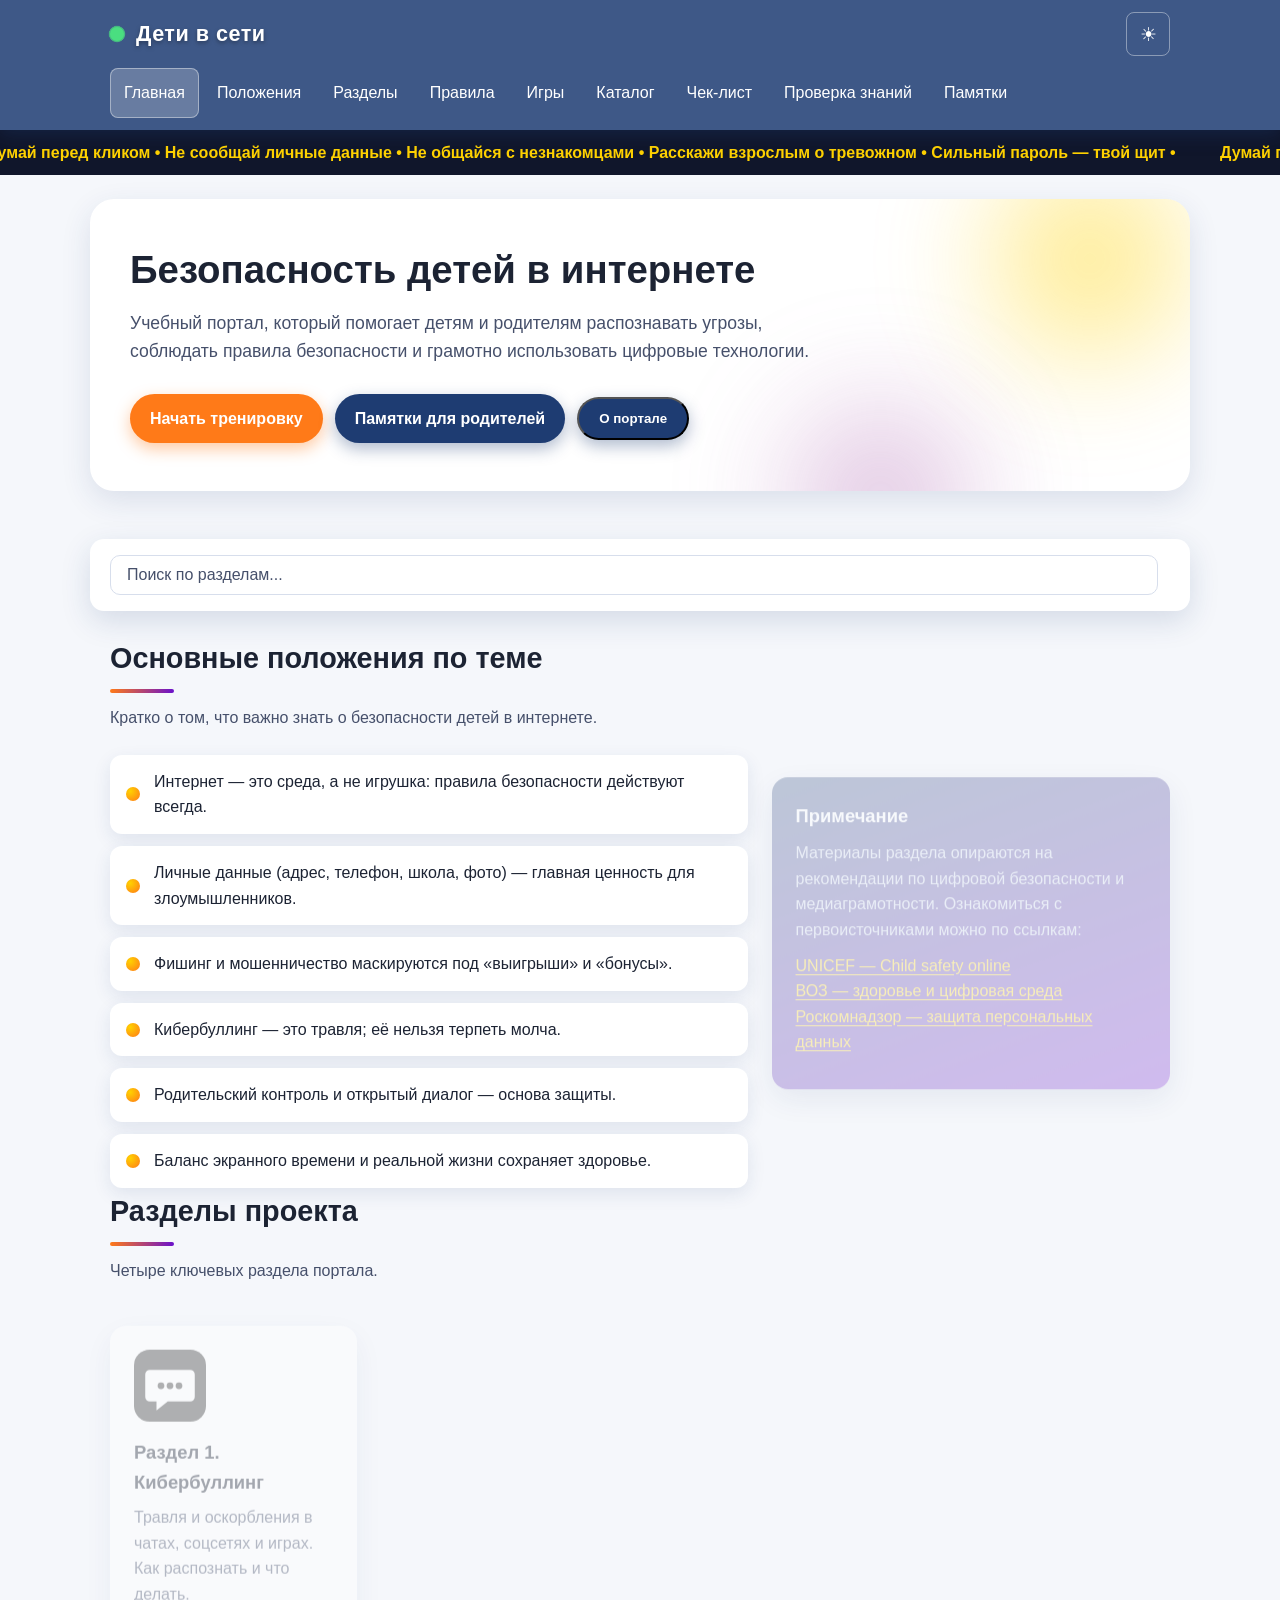
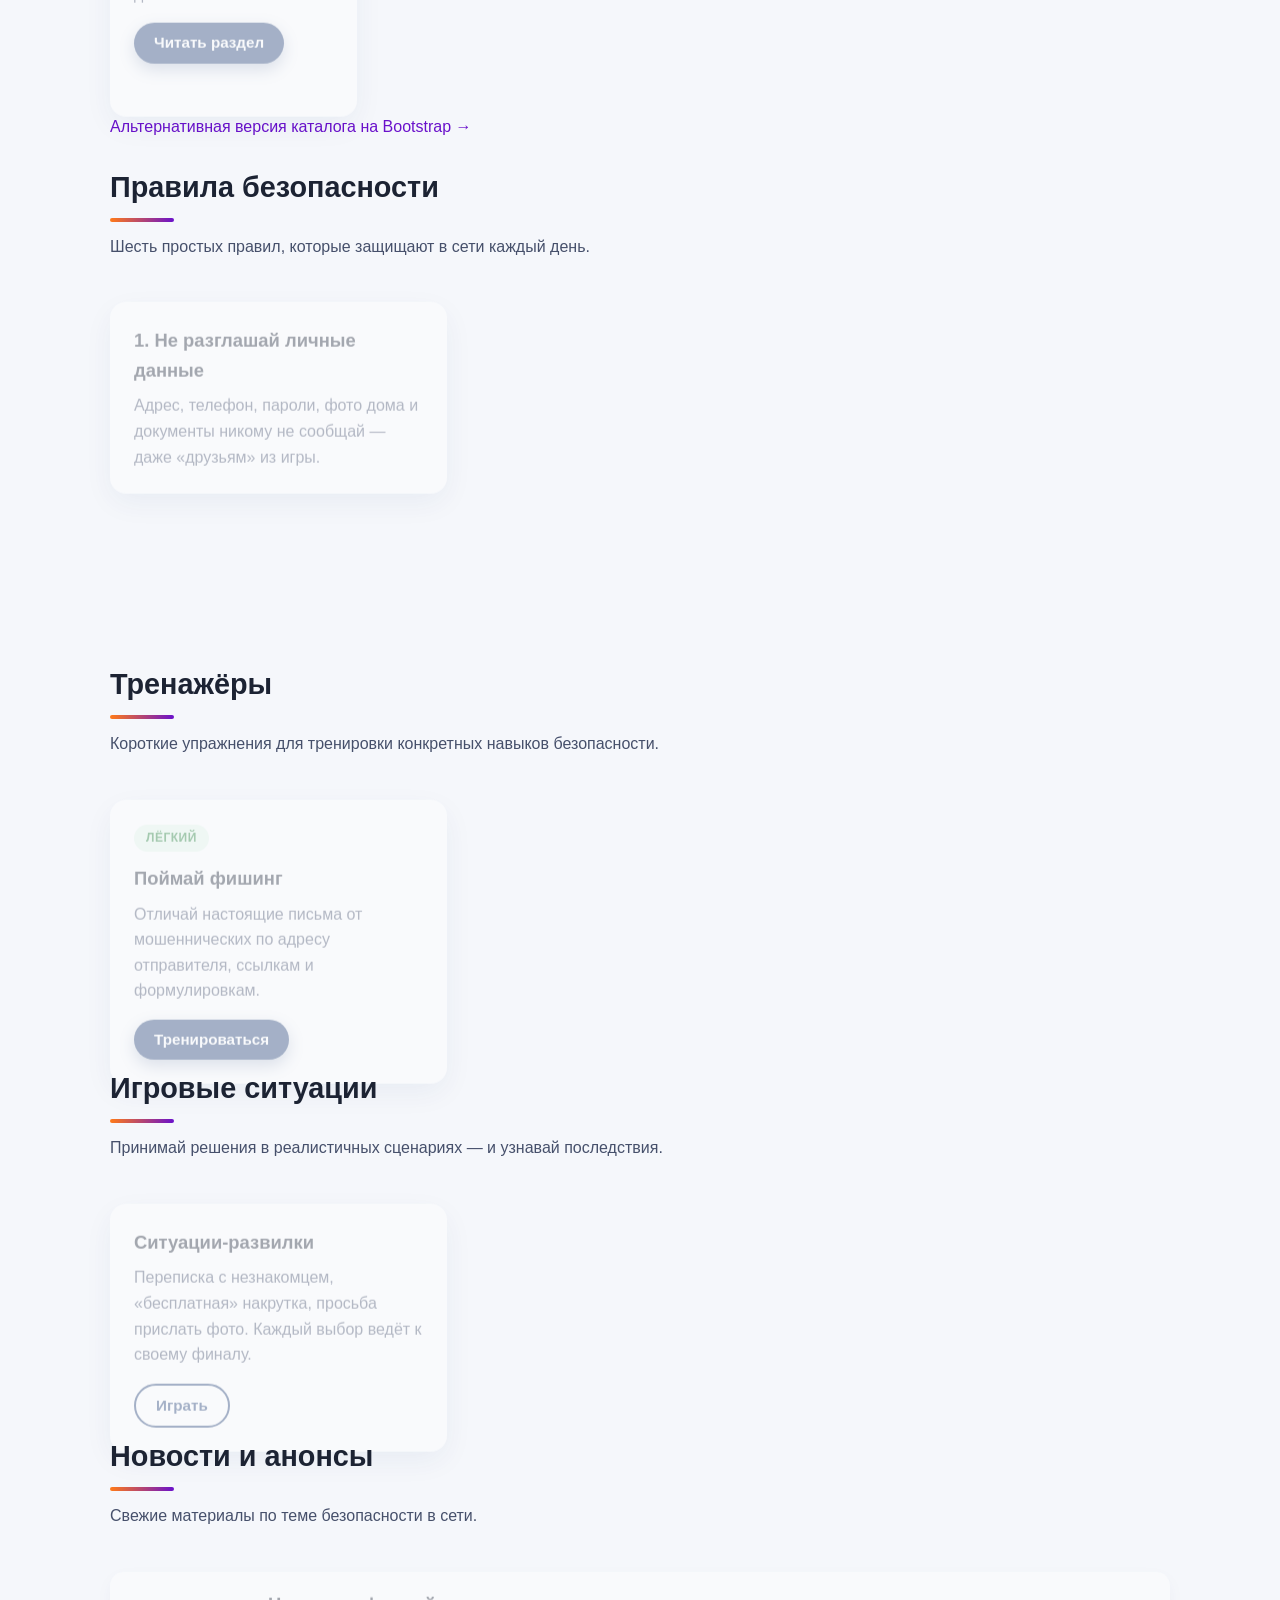
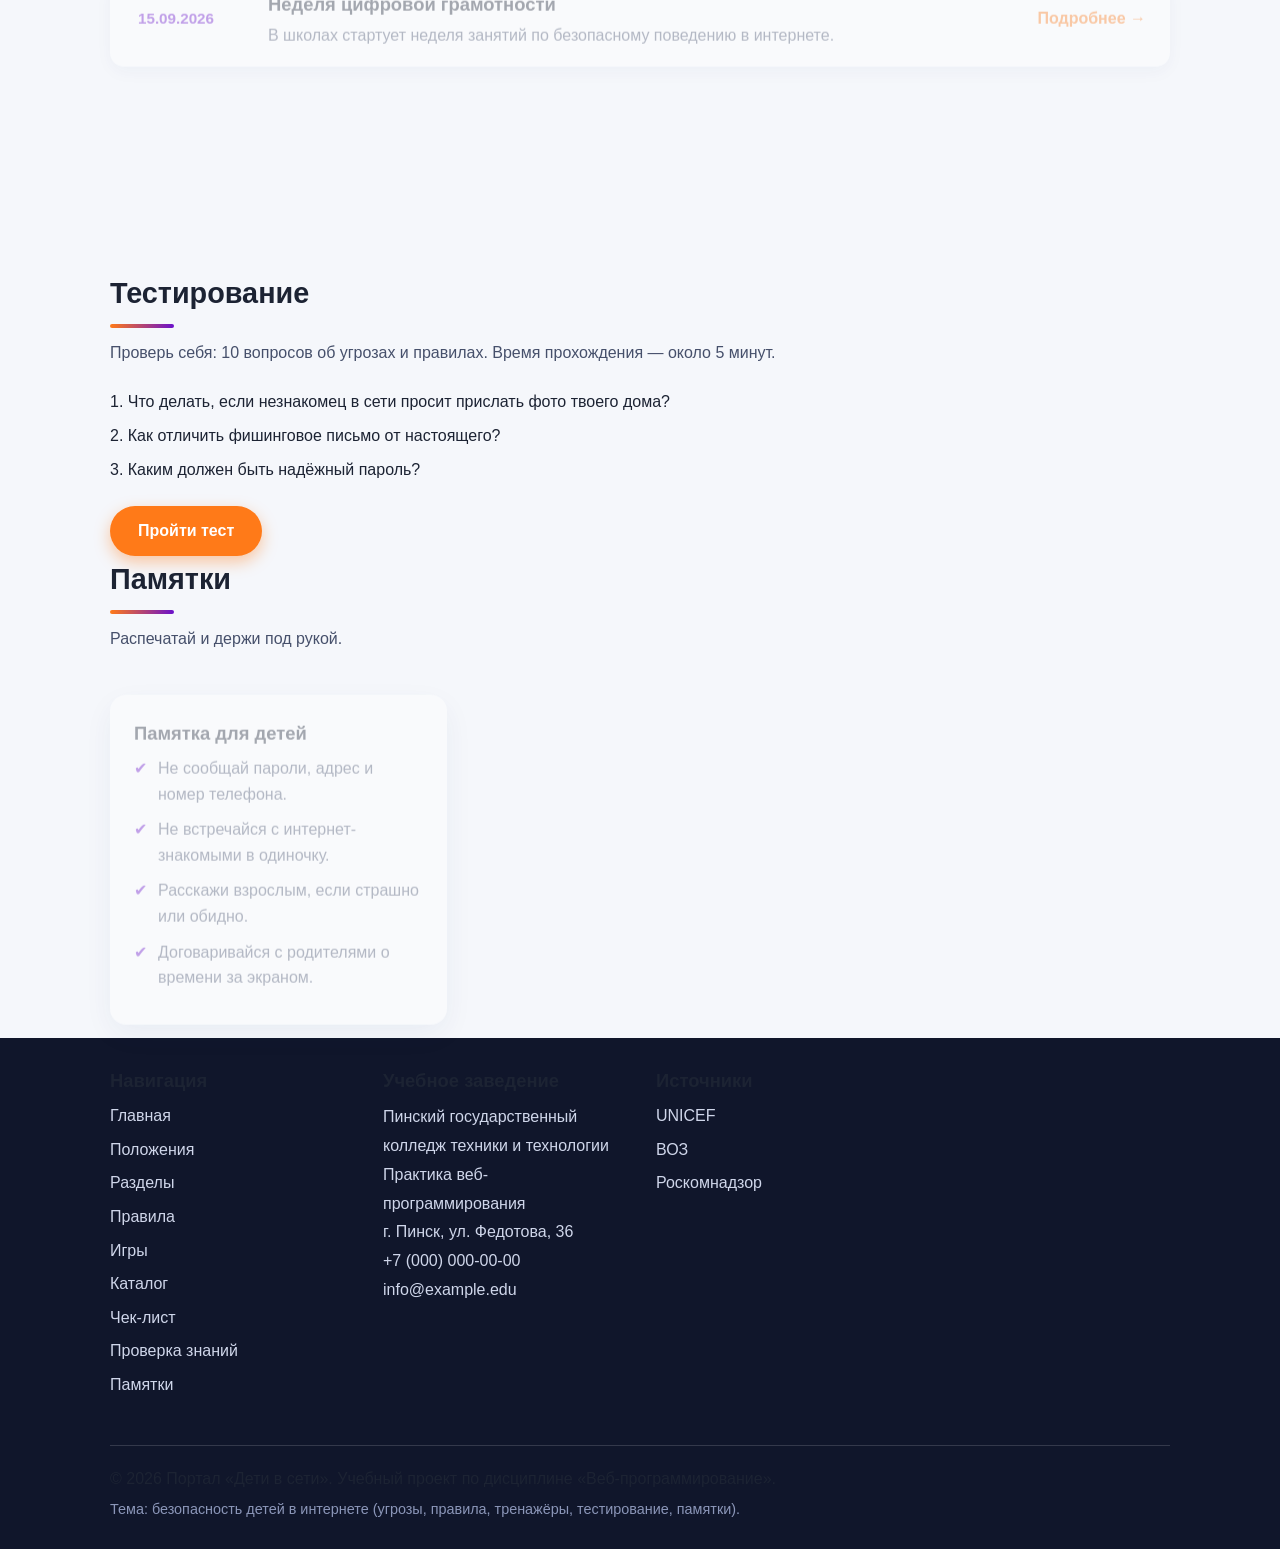
<file: index.html>
<!DOCTYPE html>
<html>
<head>
    <meta charset="utf-8">
    <meta http-equiv="refresh" content="0; url=main/index.html">
    <title>Переход...</title>
</head>
<body>
    <p><a href="main/index.html">Перейти на главную страницу</a></p>
</body>
</html>
</file>
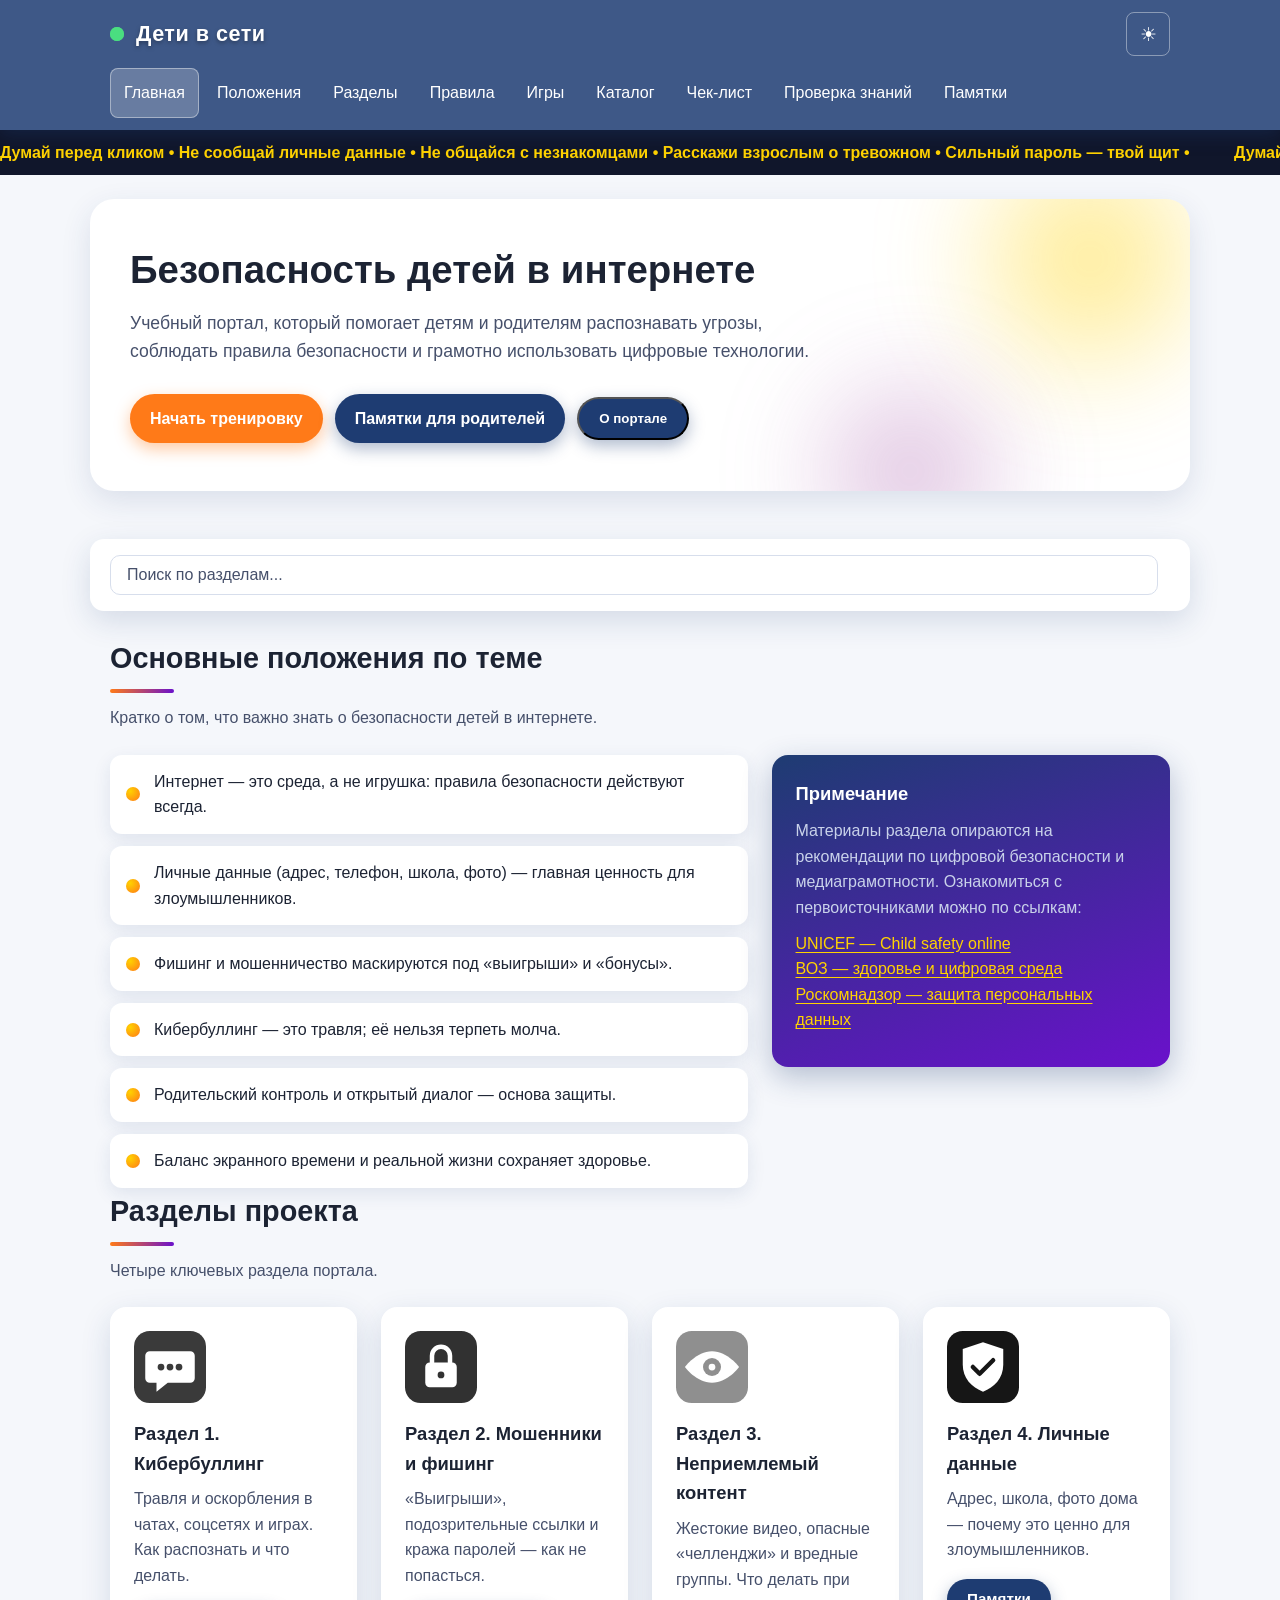
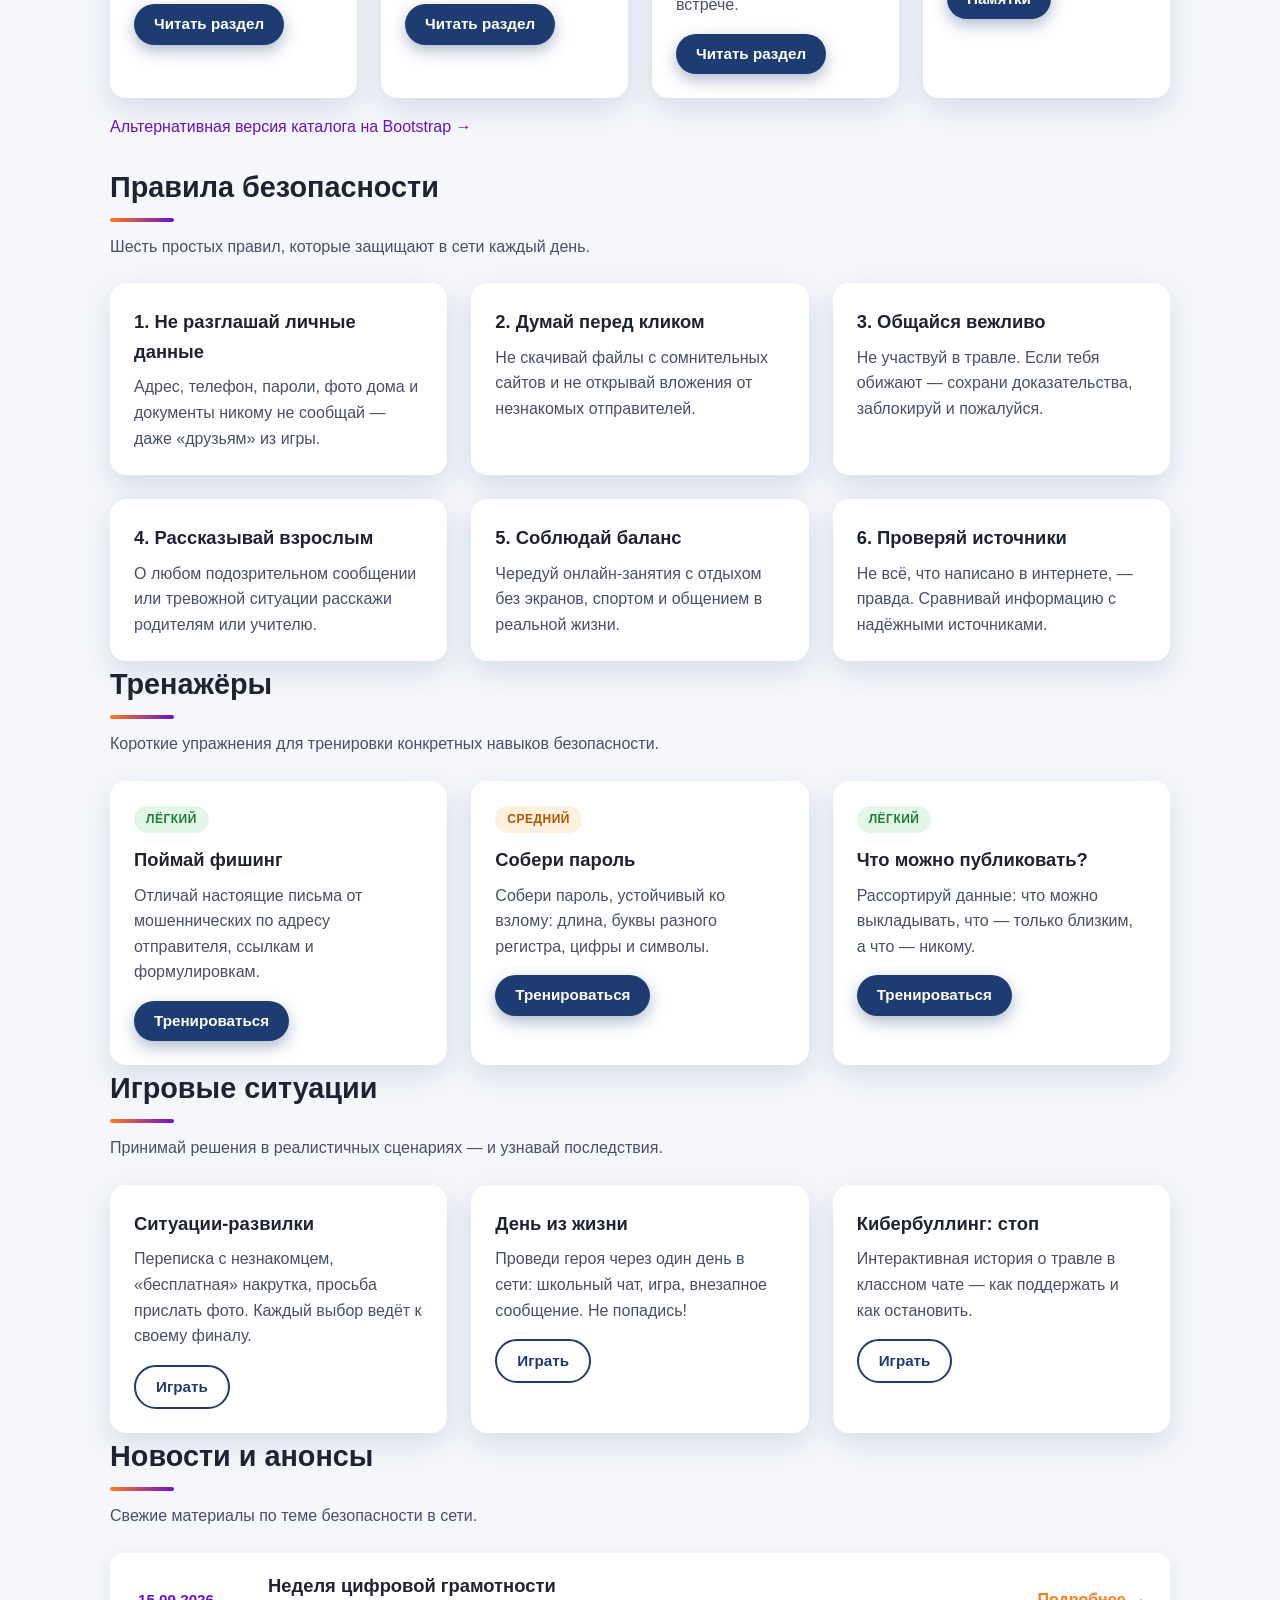
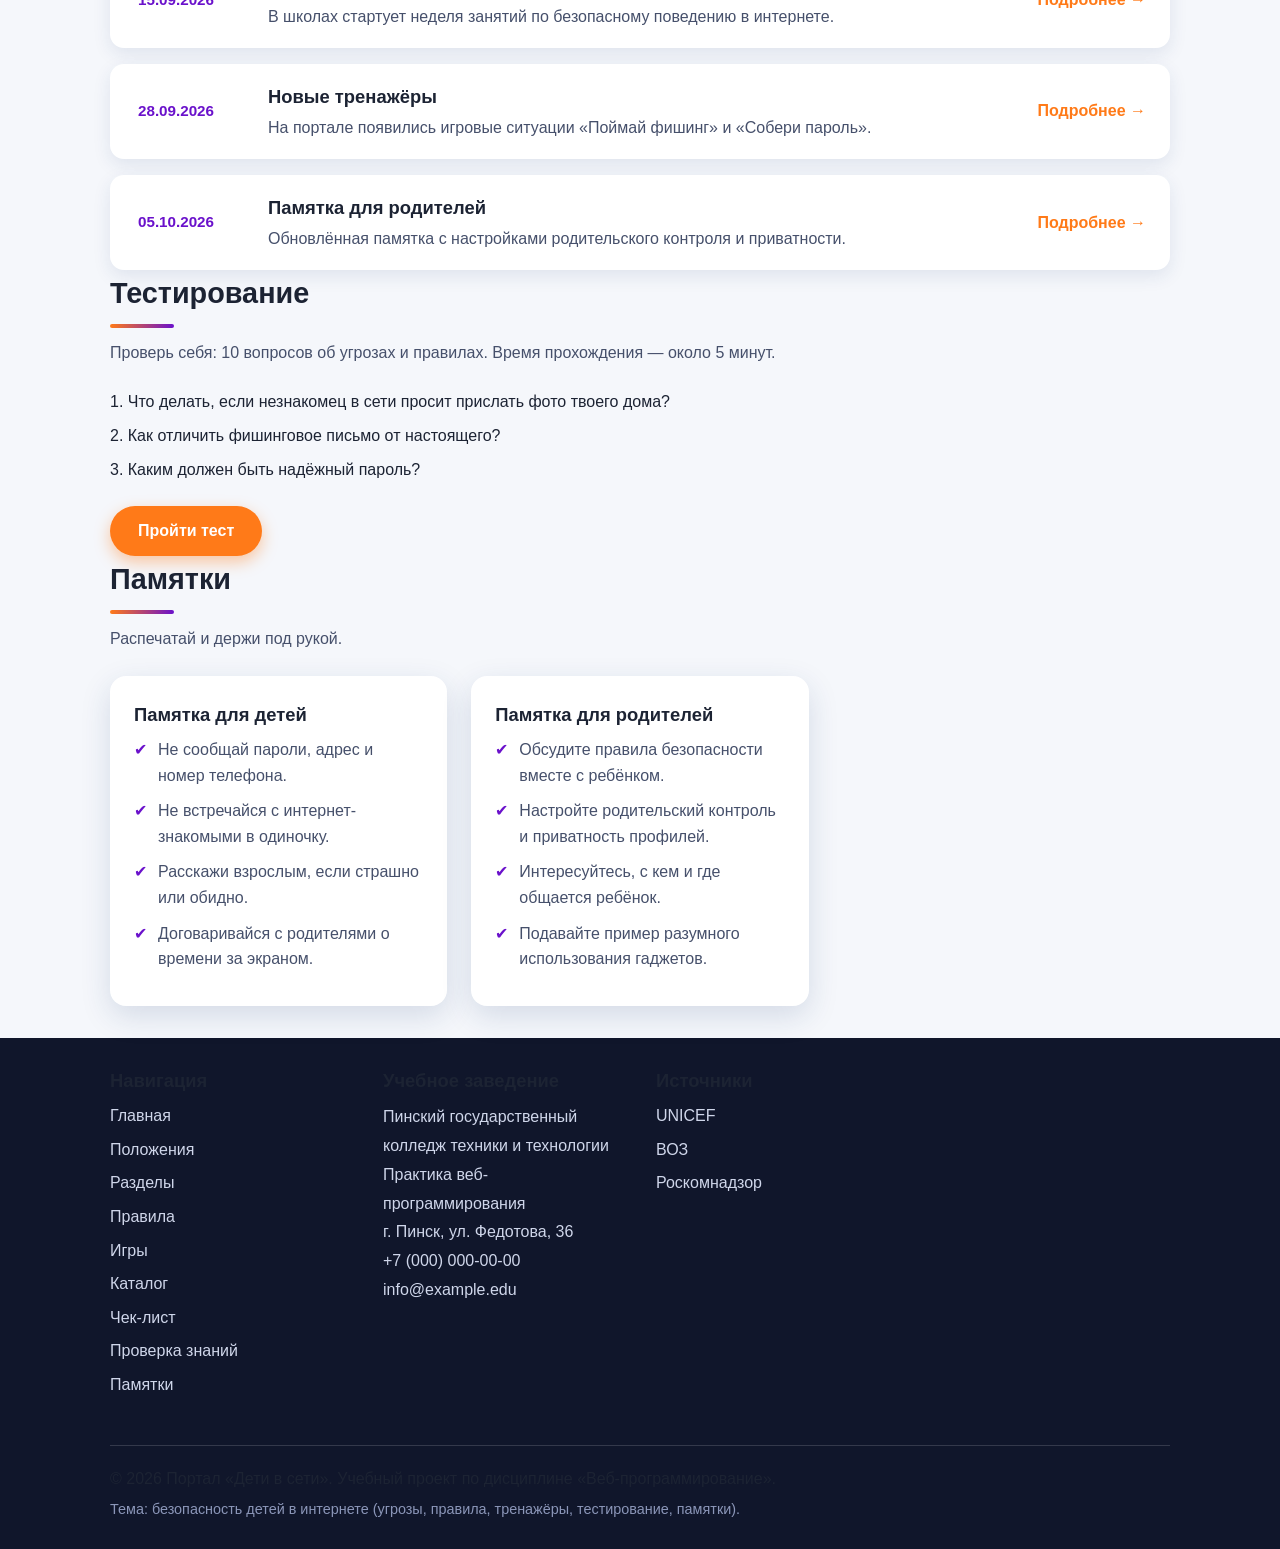
<file: main/index.html>
<!DOCTYPE html>
<html lang="ru">
<head>
  <meta charset="UTF-8">
  <meta name="viewport" content="width=device-width, initial-scale=1.0">
  <title>Дети в сети — портал безопасности детей в интернете</title>
  <meta name="description" content="Учебный портал о безопасности детей в интернете: угрозы, правила, тренажёры, игровые ситуации, тестирование, памятки для родителей и детей.">
  <link rel="stylesheet" href="../css/base.css">
  <link rel="stylesheet" href="../css/layout.css">
  <link rel="stylesheet" href="../css/animations.css">
  <link rel="stylesheet" href="../css/responsive.css">
  <link rel="stylesheet" href="../css/theme.css">
  <link rel="stylesheet" href="../css/checklist.css">
  <link rel="stylesheet" href="../css/games.css">
  <link rel="stylesheet" href="../css/print.css" media="print">
  <link rel="stylesheet" href="../css/print.css" media="print">
  <script src="../js/jquery.min.js"></script>
  <script src="../js/app.js" defer></script>
</head>
<body id="top">

  <header class="site-header">
    <div class="container header-inner">
      <a class="logo" href="index.html" aria-label="Портал «Дети в сети» — на главную">
        <span class="pulse-dot" aria-hidden="true"></span>
        <span class="logo-text">Дети в сети</span>
      </a>

      <button class="theme-toggle" type="button" aria-label="Переключить тему"></button>

      <button class="nav-toggle" type="button" aria-expanded="false" aria-controls="main-nav">
        <span class="nav-toggle__bar"></span>
        <span class="nav-toggle__bar"></span>
        <span class="nav-toggle__bar"></span>
        <span class="visually-hidden">Открыть меню</span>
      </button>

      <nav class="main-nav" id="main-nav" aria-label="Основная навигация">
        <ul>
          <li><a class="active" href="index.html">Главная</a></li>
          <li><a href="index.html#key-points">Положения</a></li>
          <li><a href="index.html#threats">Разделы</a></li>
          <li><a href="index.html#rules">Правила</a></li>
          <li><a href="games.html">Игры</a></li>
          <li><a href="registry.html">Каталог</a></li>
          <li><a href="checklist.html">Чек-лист</a></li>
          <li><a href="knowledge.html">Проверка знаний</a></li>
          <li><a href="index.html#memos">Памятки</a></li>
        </ul>
      </nav>
    </div>
  </header>

  <div class="marquee" aria-hidden="true">
    <div class="marquee-track">
      <span>Думай перед кликом&nbsp;&bull;&nbsp;Не сообщай личные данные&nbsp;&bull;&nbsp;Не общайся с незнакомцами&nbsp;&bull;&nbsp;Расскажи взрослым о тревожном&nbsp;&bull;&nbsp;Сильный пароль — твой щит&nbsp;&bull;&nbsp;</span>
      <span>Думай перед кликом&nbsp;&bull;&nbsp;Не сообщай личные данные&nbsp;&bull;&nbsp;Не общайся с незнакомцами&nbsp;&bull;&nbsp;Расскажи взрослым о тревожном&nbsp;&bull;&nbsp;Сильный пароль — твой щит&nbsp;&bull;&nbsp;</span>
    </div>
  </div>

  <main>

    <section class="hero container">
      <h1>Безопасность детей в интернете</h1>
      <p class="lead">Учебный портал, который помогает детям и родителям распознавать угрозы,
        соблюдать правила безопасности и грамотно использовать цифровые технологии.</p>

      <div class="hero-actions">
        <a class="btn btn--accent" href="games.html">Начать тренировку</a>
        <a class="btn" href="#memos">Памятки для родителей</a>
        <button class="btn" type="button" data-open-modal>О портале</button>
      </div>
    </section>

    <section class="container search-section" aria-label="Поиск по порталу">
      <div class="search-box">
        <input type="search" id="site-search" placeholder="Поиск по разделам..." aria-label="Поиск по разделам">
        <span id="search-count" aria-live="polite"></span>
      </div>
    </section>

    <section id="key-points" class="container">
      <h2>Основные положения по теме</h2>
      <p class="section-note">Кратко о том, что важно знать о безопасности детей в интернете.</p>

      <div class="key-points">
        <ul>
          <li>Интернет — это среда, а не игрушка: правила безопасности действуют всегда.</li>
          <li>Личные данные (адрес, телефон, школа, фото) — главная ценность для злоумышленников.</li>
          <li>Фишинг и мошенничество маскируются под «выигрыши» и «бонусы».</li>
          <li>Кибербуллинг — это травля; её нельзя терпеть молча.</li>
          <li>Родительский контроль и открытый диалог — основа защиты.</li>
          <li>Баланс экранного времени и реальной жизни сохраняет здоровье.</li>
        </ul>

        <aside class="note" aria-label="Примечание и источники">
          <h3>Примечание</h3>
          <p>Материалы раздела опираются на рекомендации по цифровой безопасности
            и медиаграмотности. Ознакомиться с первоисточниками можно по ссылкам:</p>
          <p>
            <a href="https://www.unicef.org/child-safety-online" target="_blank" rel="noopener">UNICEF — Child safety online</a><br>
            <a href="https://www.who.int/" target="_blank" rel="noopener">ВОЗ — здоровье и цифровая среда</a><br>
            <a href="https://pd.rkn.gov.ru/" target="_blank" rel="noopener">Роскомнадзор — защита персональных данных</a>
          </p>
        </aside>
      </div>
    </section>

    <section id="threats" class="container">
      <h2>Разделы проекта</h2>
      <p class="section-note">Четыре ключевых раздела портала.</p>

      <div class="sections-grid">
        <article class="card" data-searchable>
          <img class="sign" src="../assets/img/sign-chat.svg" alt="Знак: опасное общение">
          <h3>Раздел 1. Кибербуллинг</h3>
          <p>Травля и оскорбления в чатах, соцсетях и играх. Как распознать и что делать.</p>
          <a class="btn btn--small" href="section-1.html">Читать раздел</a>
        </article>

        <article class="card" data-searchable>
          <img class="sign" src="../assets/img/sign-lock.svg" alt="Знак: мошенники и фишинг">
          <h3>Раздел 2. Мошенники и фишинг</h3>
          <p>«Выигрыши», подозрительные ссылки и кража паролей — как не попасться.</p>
          <a class="btn btn--small" href="section-2.html">Читать раздел</a>
        </article>

        <article class="card card--glow" data-searchable>
          <img class="sign" src="../assets/img/sign-eye.svg" alt="Знак: неприемлемый контент">
          <h3>Раздел 3. Неприемлемый контент</h3>
          <p>Жестокие видео, опасные «челленджи» и вредные группы. Что делать при встрече.</p>
          <a class="btn btn--small" href="section-3.html">Читать раздел</a>
        </article>

        <article class="card" data-searchable>
          <img class="sign" src="../assets/img/sign-shield.svg" alt="Знак: защита личных данных">
          <h3>Раздел 4. Личные данные</h3>
          <p>Адрес, школа, фото дома — почему это ценно для злоумышленников.</p>
          <a class="btn btn--small" href="index.html#memos">Памятки</a>
        </article>
      </div>

      <p class="section-note" style="margin-top: 16px;">
        <a href="../bootstrap/catalog-bootstrap.html">Альтернативная версия каталога на Bootstrap →</a>
      </p>
    </section>

    <section id="rules" class="container">
      <h2>Правила безопасности</h2>
      <p class="section-note">Шесть простых правил, которые защищают в сети каждый день.</p>

      <div class="cards">
        <article class="card" data-searchable>
          <h3>1. Не разглашай личные данные</h3>
          <p>Адрес, телефон, пароли, фото дома и документы никому не сообщай — даже «друзьям» из игры.</p>
        </article>
        <article class="card" data-searchable>
          <h3>2. Думай перед кликом</h3>
          <p>Не скачивай файлы с сомнительных сайтов и не открывай вложения от незнакомых отправителей.</p>
        </article>
        <article class="card" data-searchable>
          <h3>3. Общайся вежливо</h3>
          <p>Не участвуй в травле. Если тебя обижают — сохрани доказательства, заблокируй и пожалуйся.</p>
        </article>
        <article class="card" data-searchable>
          <h3>4. Рассказывай взрослым</h3>
          <p>О любом подозрительном сообщении или тревожной ситуации расскажи родителям или учителю.</p>
        </article>
        <article class="card" data-searchable>
          <h3>5. Соблюдай баланс</h3>
          <p>Чередуй онлайн-занятия с отдыхом без экранов, спортом и общением в реальной жизни.</p>
        </article>
        <article class="card" data-searchable>
          <h3>6. Проверяй источники</h3>
          <p>Не всё, что написано в интернете, — правда. Сравнивай информацию с надёжными источниками.</p>
        </article>
      </div>
    </section>

    <section id="games" class="container">
      <h2>Тренажёры</h2>
      <p class="section-note">Короткие упражнения для тренировки конкретных навыков безопасности.</p>

      <div class="cards">
        <article class="card" data-searchable>
          <span class="badge badge--easy">лёгкий</span>
          <h3>Поймай фишинг</h3>
          <p>Отличай настоящие письма от мошеннических по адресу отправителя, ссылкам и формулировкам.</p>
          <a class="btn btn--small" href="games.html#phishing">Тренироваться</a>
        </article>

        <article class="card" data-searchable>
          <span class="badge badge--mid">средний</span>
          <h3>Собери пароль</h3>
          <p>Собери пароль, устойчивый ко взлому: длина, буквы разного регистра, цифры и символы.</p>
          <a class="btn btn--small" href="games.html#password">Тренироваться</a>
        </article>

        <article class="card" data-searchable>
          <span class="badge badge--easy">лёгкий</span>
          <h3>Что можно публиковать?</h3>
          <p>Рассортируй данные: что можно выкладывать, что — только близким, а что — никому.</p>
          <a class="btn btn--small" href="games.html#publish">Тренироваться</a>
        </article>
      </div>
    </section>

    <section id="situations" class="container">
      <h2>Игровые ситуации</h2>
      <p class="section-note">Принимай решения в реалистичных сценариях — и узнавай последствия.</p>

      <div class="cards">
        <article class="card" data-searchable>
          <h3>Ситуации-развилки</h3>
          <p>Переписка с незнакомцем, «бесплатная» накрутка, просьба прислать фото.
            Каждый выбор ведёт к своему финалу.</p>
          <a class="btn btn--small btn--ghost" href="games.html#fork">Играть</a>
        </article>

        <article class="card" data-searchable>
          <h3>День из жизни</h3>
          <p>Проведи героя через один день в сети: школьный чат, игра, внезапное сообщение.
            Не попадись!</p>
          <a class="btn btn--small btn--ghost" href="games.html#day">Играть</a>
        </article>

        <article class="card" data-searchable>
          <h3>Кибербуллинг: стоп</h3>
          <p>Интерактивная история о травле в классном чате — как поддержать и как остановить.</p>
          <a class="btn btn--small btn--ghost" href="games.html#stop">Играть</a>
        </article>
      </div>
    </section>

    <section id="news" class="container">
      <h2>Новости и анонсы</h2>
      <p class="section-note">Свежие материалы по теме безопасности в сети.</p>

      <div class="news">
        <article class="news-item" data-searchable>
          <time datetime="2026-09-15">15.09.2026</time>
          <div>
            <h3>Неделя цифровой грамотности</h3>
            <p>В школах стартует неделя занятий по безопасному поведению в интернете.</p>
          </div>
          <a class="more" href="#news">Подробнее →</a>
        </article>

        <article class="news-item" data-searchable>
          <time datetime="2026-09-28">28.09.2026</time>
          <div>
            <h3>Новые тренажёры</h3>
            <p>На портале появились игровые ситуации «Поймай фишинг» и «Собери пароль».</p>
          </div>
          <a class="more" href="#news">Подробнее →</a>
        </article>

        <article class="news-item" data-searchable>
          <time datetime="2026-10-05">05.10.2026</time>
          <div>
            <h3>Памятка для родителей</h3>
            <p>Обновлённая памятка с настройками родительского контроля и приватности.</p>
          </div>
          <a class="more" href="#news">Подробнее →</a>
        </article>
      </div>
    </section>

    <section id="test" class="container">
      <h2>Тестирование</h2>
      <p class="section-note">Проверь себя: 10 вопросов об угрозах и правилах. Время прохождения — около 5 минут.</p>

      <ol class="quiz-preview">
        <li>Что делать, если незнакомец в сети просит прислать фото твоего дома?</li>
        <li>Как отличить фишинговое письмо от настоящего?</li>
        <li>Каким должен быть надёжный пароль?</li>
      </ol>

      <a class="btn btn--accent" href="knowledge.html">Пройти тест</a>
    </section>

    <section id="memos" class="container">
      <h2>Памятки</h2>
      <p class="section-note">Распечатай и держи под рукой.</p>

      <div class="cards cards--two">
        <article class="card memo" data-searchable>
          <h3>Памятка для детей</h3>
          <ul class="memo-list">
            <li>Не сообщай пароли, адрес и номер телефона.</li>
            <li>Не встречайся с интернет-знакомыми в одиночку.</li>
            <li>Расскажи взрослым, если страшно или обидно.</li>
            <li>Договаривайся с родителями о времени за экраном.</li>
          </ul>
        </article>

        <article class="card memo" data-searchable>
          <h3>Памятка для родителей</h3>
          <ul class="memo-list">
            <li>Обсудите правила безопасности вместе с ребёнком.</li>
            <li>Настройте родительский контроль и приватность профилей.</li>
            <li>Интересуйтесь, с кем и где общается ребёнок.</li>
            <li>Подавайте пример разумного использования гаджетов.</li>
          </ul>
        </article>
      </div>
    </section>

  </main>

  <footer class="site-footer">
    <div class="container footer-inner">
      <div class="footer-col">
        <h3>Навигация</h3>
        <nav class="footer-nav" aria-label="Навигация в подвале">
          <ul>
            <li><a href="index.html">Главная</a></li>
            <li><a href="index.html#key-points">Положения</a></li>
            <li><a href="index.html#threats">Разделы</a></li>
            <li><a href="index.html#rules">Правила</a></li>
            <li><a href="games.html">Игры</a></li>
            <li><a href="registry.html">Каталог</a></li>
            <li><a href="checklist.html">Чек-лист</a></li>
            <li><a href="knowledge.html">Проверка знаний</a></li>
            <li><a href="index.html#memos">Памятки</a></li>
          </ul>
        </nav>
      </div>

      <div class="footer-col footer-contacts">
        <h3>Учебное заведение</h3>
        <p>Пинский государственный колледж техники и технологии<br>
           Практика веб-программирования<br>
           г. Пинск, ул. Федотова, 36<br>
           +7 (000) 000-00-00<br>
           info@example.edu</p>
      </div>

      <div class="footer-col footer-sources">
        <h3>Источники</h3>
        <ul>
          <li><a href="https://www.unicef.org/child-safety-online" target="_blank" rel="noopener">UNICEF</a></li>
          <li><a href="https://www.who.int/" target="_blank" rel="noopener">ВОЗ</a></li>
          <li><a href="https://pd.rkn.gov.ru/" target="_blank" rel="noopener">Роскомнадзор</a></li>
        </ul>
      </div>

      <div class="footer-bottom">
        <p>&copy; 2026 Портал «Дети в сети». Учебный проект по дисциплине «Веб-программирование».</p>
        <p>Тема: безопасность детей в интернете (угрозы, правила, тренажёры, тестирование, памятки).</p>
      </div>
    </div>
  </footer>

  <div class="modal" id="modal-about" aria-hidden="true" role="dialog" aria-labelledby="modal-title">
    <div class="modal__content">
      <button class="modal__close" type="button" aria-label="Закрыть окно">×</button>
      <h2 id="modal-title">О портале</h2>
      <p>Портал «Дети в сети» — учебный проект, посвящённый безопасности детей в интернете. Здесь собраны материалы об основных угрозах, правилах поведения и способах защиты.</p>
      <p>Материалы основаны на рекомендациях UNICEF, ВОЗ и Роскомнадзора.</p>
    </div>
  </div>

  <script src="../js/nav.js"></script>
</body>
</html>
</file>
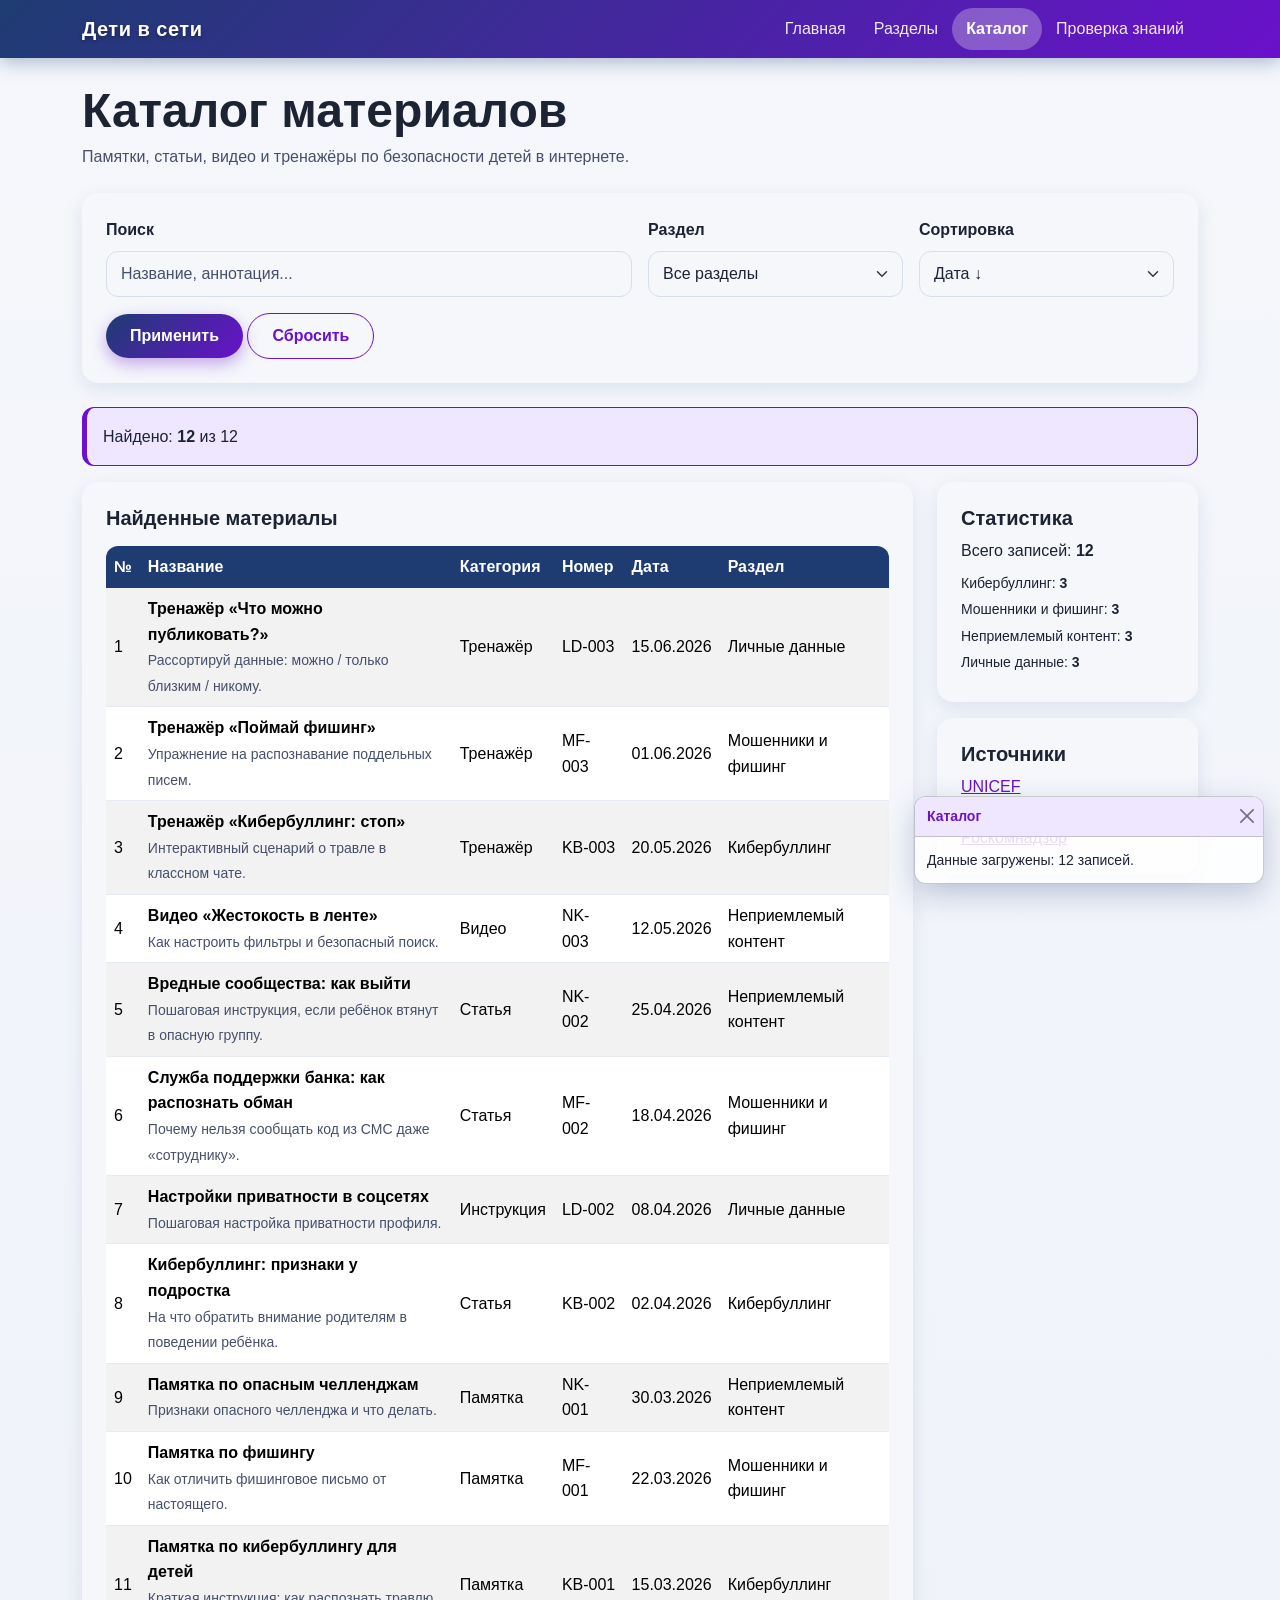
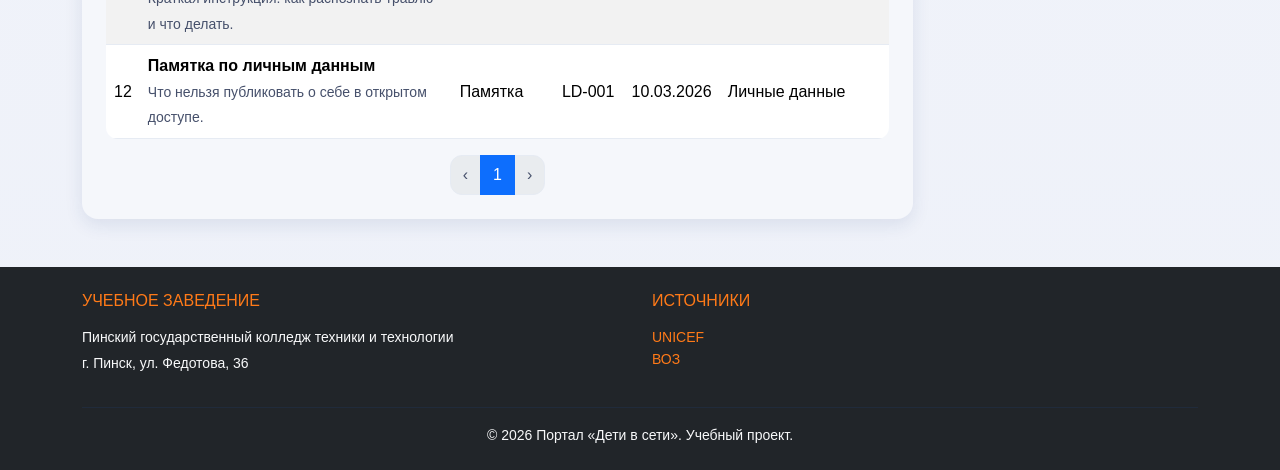
<file: bootstrap/catalog-bootstrap.html>
<!DOCTYPE html>
<html lang="ru">
<head>
  <meta charset="UTF-8">
  <meta name="viewport" content="width=device-width, initial-scale=1.0">
  <title>Каталог на Bootstrap — Дети в сети</title>
  <link rel="stylesheet" href="../css/bootstrap.min.css">
  <link rel="stylesheet" href="../css/bootstrap-theme.css">
  <link rel="stylesheet" href="../css/registry.css">
  <link rel="stylesheet" href="../css/print.css" media="print">
  <link rel="stylesheet" href="../css/print.css" media="print">
  <script src="../js/jquery.min.js"></script>
  <script src="../js/bootstrap.bundle.min.js"></script>
</head>
<body class="bg-light d-flex flex-column min-vh-100">

  <header class="navbar navbar-expand-lg navbar-dark sticky-top">
    <div class="container">
      <a class="navbar-brand fw-bold" href="../main/index.html">Дети в сети</a>
      <button class="navbar-toggler" type="button" data-bs-toggle="collapse" data-bs-target="#navbarMain">
        <span class="navbar-toggler-icon"></span>
      </button>
      <div class="collapse navbar-collapse" id="navbarMain">
        <ul class="navbar-nav ms-auto">
          <li class="nav-item"><a class="nav-link" href="../main/index.html">Главная</a></li>
          <li class="nav-item"><a class="nav-link" href="section-1-bootstrap.html">Разделы</a></li>
          <li class="nav-item"><a class="nav-link active" aria-current="page" href="catalog-bootstrap.html">Каталог</a></li>
          <li class="nav-item"><a class="nav-link" href="knowledge-bootstrap.html">Проверка знаний</a></li>
        </ul>
      </div>
    </div>
  </header>

  <main class="container py-4 flex-grow-1">

    <div class="row mb-4">
      <div class="col-12">
        <h1 class="display-5 fw-bold mb-1">Каталог материалов</h1>
        <p class="text-muted mb-0">Памятки, статьи, видео и тренажёры по безопасности детей в интернете.</p>
      </div>
    </div>

    <div class="row mb-4">
      <div class="col-12">
        <div class="card border-0 shadow-sm">
          <div class="card-body p-4">
            <div class="row g-3">
              <div class="col-12 col-md-6">
                <label for="bs-search" class="form-label">Поиск</label>
                <input type="search" class="form-control" id="bs-search" placeholder="Название, аннотация...">
              </div>

              <div class="col-12 col-md-3">
                <label for="bs-section" class="form-label">Раздел</label>
                <select class="form-select" id="bs-section">
                  <option value="">Все разделы</option>
                  <option value="Кибербуллинг">Кибербуллинг</option>
                  <option value="Мошенники и фишинг">Мошенники и фишинг</option>
                  <option value="Неприемлемый контент">Неприемлемый контент</option>
                  <option value="Личные данные">Личные данные</option>
                </select>
              </div>

              <div class="col-12 col-md-3">
                <label for="bs-sort" class="form-label">Сортировка</label>
                <select class="form-select" id="bs-sort">
                  <option value="date-desc">Дата ↓</option>
                  <option value="date-asc">Дата ↑</option>
                  <option value="title-asc">Название А→Я</option>
                  <option value="title-desc">Название Я→А</option>
                </select>
              </div>

              <div class="col-12">
                <button type="button" class="btn btn-primary" id="bs-apply">Применить</button>
                <button type="button" class="btn btn-outline-primary" id="bs-reset">Сбросить</button>
              </div>
            </div>
          </div>
        </div>
      </div>
    </div>

    <div class="row mb-3">
      <div class="col-12">
        <div class="alert alert-info mb-0" id="bs-status">
          Загрузка данных...
        </div>
      </div>
    </div>

    <div class="row g-4">

      <div class="col-12 col-lg-9">
        <div class="card border-0 shadow-sm">
          <div class="card-body p-4">
            <h2 class="h5 card-title fw-bold mb-3">Найденные материалы</h2>

            <div class="table-responsive">
              <table class="table table-striped table-hover align-middle">
                <thead class="table-dark">
                  <tr>
                    <th scope="col">№</th>
                    <th scope="col">Название</th>
                    <th scope="col">Категория</th>
                    <th scope="col">Номер</th>
                    <th scope="col">Дата</th>
                    <th scope="col" class="d-none d-md-table-cell">Раздел</th>
                  </tr>
                </thead>
                <tbody id="bs-tbody"></tbody>
              </table>
            </div>

            <nav aria-label="Навигация по страницам">
              <ul class="pagination justify-content-center mb-0">
                <li class="page-item disabled"><a class="page-link" href="#">‹</a></li>
                <li class="page-item active"><a class="page-link" href="#">1</a></li>
                <li class="page-item disabled"><a class="page-link" href="#">›</a></li>
              </ul>
            </nav>
          </div>
        </div>
      </div>

      <aside class="col-12 col-lg-3">
        <div class="card border-0 shadow-sm mb-3">
          <div class="card-body p-4">
            <h2 class="h5 card-title fw-bold">Статистика</h2>
            <ul class="list-unstyled mb-0" id="bs-stats">
              <li class="text-muted small">Загрузка...</li>
            </ul>
          </div>
        </div>

        <div class="card border-0 shadow-sm">
          <div class="card-body p-4">
            <h2 class="h5 card-title fw-bold">Источники</h2>
            <ul class="list-unstyled mb-0">
              <li><a href="https://www.unicef.org/child-safety-online" class="link-primary" target="_blank" rel="noopener">UNICEF</a></li>
              <li><a href="https://www.who.int/" class="link-primary" target="_blank" rel="noopener">ВОЗ</a></li>
              <li><a href="https://pd.rkn.gov.ru/" class="link-primary" target="_blank" rel="noopener">Роскомнадзор</a></li>
            </ul>
          </div>
        </div>
      </aside>

    </div>
  </main>

  <footer class="bg-dark text-light py-4 mt-4">
    <div class="container">
      <div class="row">
        <div class="col-12 col-md-6 mb-3">
          <h3 class="h6 text-uppercase text-warning mb-3">Учебное заведение</h3>
          <p class="mb-1 small">Пинский государственный колледж техники и технологии</p>
          <p class="mb-0 small">г. Пинск, ул. Федотова, 36</p>
        </div>
        <div class="col-12 col-md-6 mb-3">
          <h3 class="h6 text-uppercase text-warning mb-3">Источники</h3>
          <ul class="list-unstyled mb-0 small">
            <li><a href="https://www.unicef.org/child-safety-online" class="link-warning text-decoration-none" target="_blank" rel="noopener">UNICEF</a></li>
            <li><a href="https://www.who.int/" class="link-warning text-decoration-none" target="_blank" rel="noopener">ВОЗ</a></li>
          </ul>
        </div>
      </div>
      <hr class="border-secondary">
      <p class="text-center small mb-0">&copy; 2026 Портал «Дети в сети». Учебный проект.</p>
    </div>
  </footer>

  <div class="toast-container position-fixed bottom-0 end-0 p-3">
    <div id="catalogToast" class="toast" role="alert">
      <div class="toast-header">
        <strong class="me-auto">Каталог</strong>
        <button type="button" class="btn-close" data-bs-dismiss="toast"></button>
      </div>
      <div class="toast-body" id="catalogToastBody">
        Данные загружены.
      </div>
    </div>
  </div>

  <script src="../js/catalog-bootstrap.js"></script>
</body>
</html>
</file>
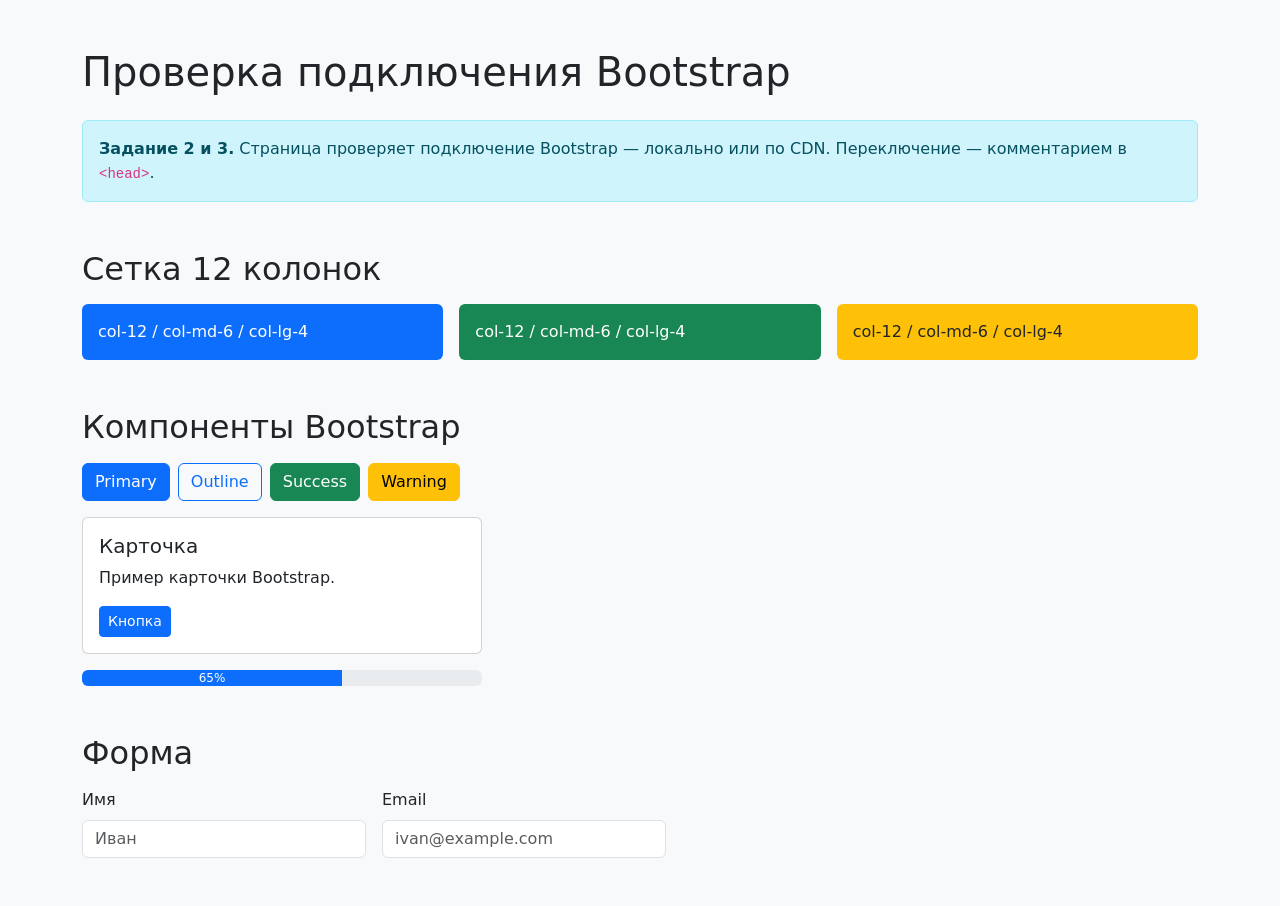
<file: bootstrap/framework-test.html>
<!DOCTYPE html>
<html lang="ru">
<head>
  <meta charset="UTF-8">
  <meta name="viewport" content="width=device-width, initial-scale=1.0">
  <title>Проверка подключения Bootstrap — Дети в сети</title>

  <!-- Локальное подключение -->
  <link rel="stylesheet" href="../css/bootstrap.min.css">
  <link rel="stylesheet" href="../css/print.css" media="print">
<link rel="stylesheet" href="../css/print.css" media="print">
  <!-- Подключение по CDN (раскомментировать и закомментировать локальное, чтобы сравнить):
  <link href="https://cdn.jsdelivr.net/npm/bootstrap@5.3.3/dist/css/bootstrap.min.css"
        rel="stylesheet"
        integrity="sha384-QWTKZyjpPEjISv5WaRU9OFeRpok6YctnYmDr5pNlyT2bRjXh0JMhjY6hW+ALEwIH"
        crossorigin="anonymous">
  -->
</head>
<body class="bg-light">

  <div class="container py-5">
    <h1 class="mb-4">Проверка подключения Bootstrap</h1>

    <div class="alert alert-info">
      <strong>Задание 2 и 3.</strong>
      Страница проверяет подключение Bootstrap — локально или по CDN.
      Переключение — комментарием в <code>&lt;head&gt;</code>.
    </div>

    <h2 class="mt-5 mb-3">Сетка 12 колонок</h2>
    <div class="row g-3">
      <div class="col-12 col-md-6 col-lg-4">
        <div class="p-3 bg-primary text-white rounded">col-12 / col-md-6 / col-lg-4</div>
      </div>
      <div class="col-12 col-md-6 col-lg-4">
        <div class="p-3 bg-success text-white rounded">col-12 / col-md-6 / col-lg-4</div>
      </div>
      <div class="col-12 col-md-6 col-lg-4">
        <div class="p-3 bg-warning text-dark rounded">col-12 / col-md-6 / col-lg-4</div>
      </div>
    </div>

    <h2 class="mt-5 mb-3">Компоненты Bootstrap</h2>

    <div class="d-flex flex-wrap gap-2 mb-3">
      <button class="btn btn-primary">Primary</button>
      <button class="btn btn-outline-primary">Outline</button>
      <button class="btn btn-success">Success</button>
      <button class="btn btn-warning">Warning</button>
    </div>

    <div class="card mb-3" style="max-width: 400px;">
      <div class="card-body">
        <h3 class="h5 card-title">Карточка</h3>
        <p class="card-text">Пример карточки Bootstrap.</p>
        <a href="#" class="btn btn-primary btn-sm">Кнопка</a>
      </div>
    </div>

    <div class="progress mb-3" style="max-width: 400px;">
      <div class="progress-bar" style="width: 65%;">65%</div>
    </div>

    <h2 class="mt-5 mb-3">Форма</h2>
    <div class="row g-3" style="max-width: 600px;">
      <div class="col-md-6">
        <label for="test-name" class="form-label">Имя</label>
        <input type="text" class="form-control" id="test-name" placeholder="Иван">
      </div>
      <div class="col-md-6">
        <label for="test-email" class="form-label">Email</label>
        <input type="email" class="form-control" id="test-email" placeholder="ivan@example.com">
      </div>
    </div>
  </div>

</body>
</html>
</file>
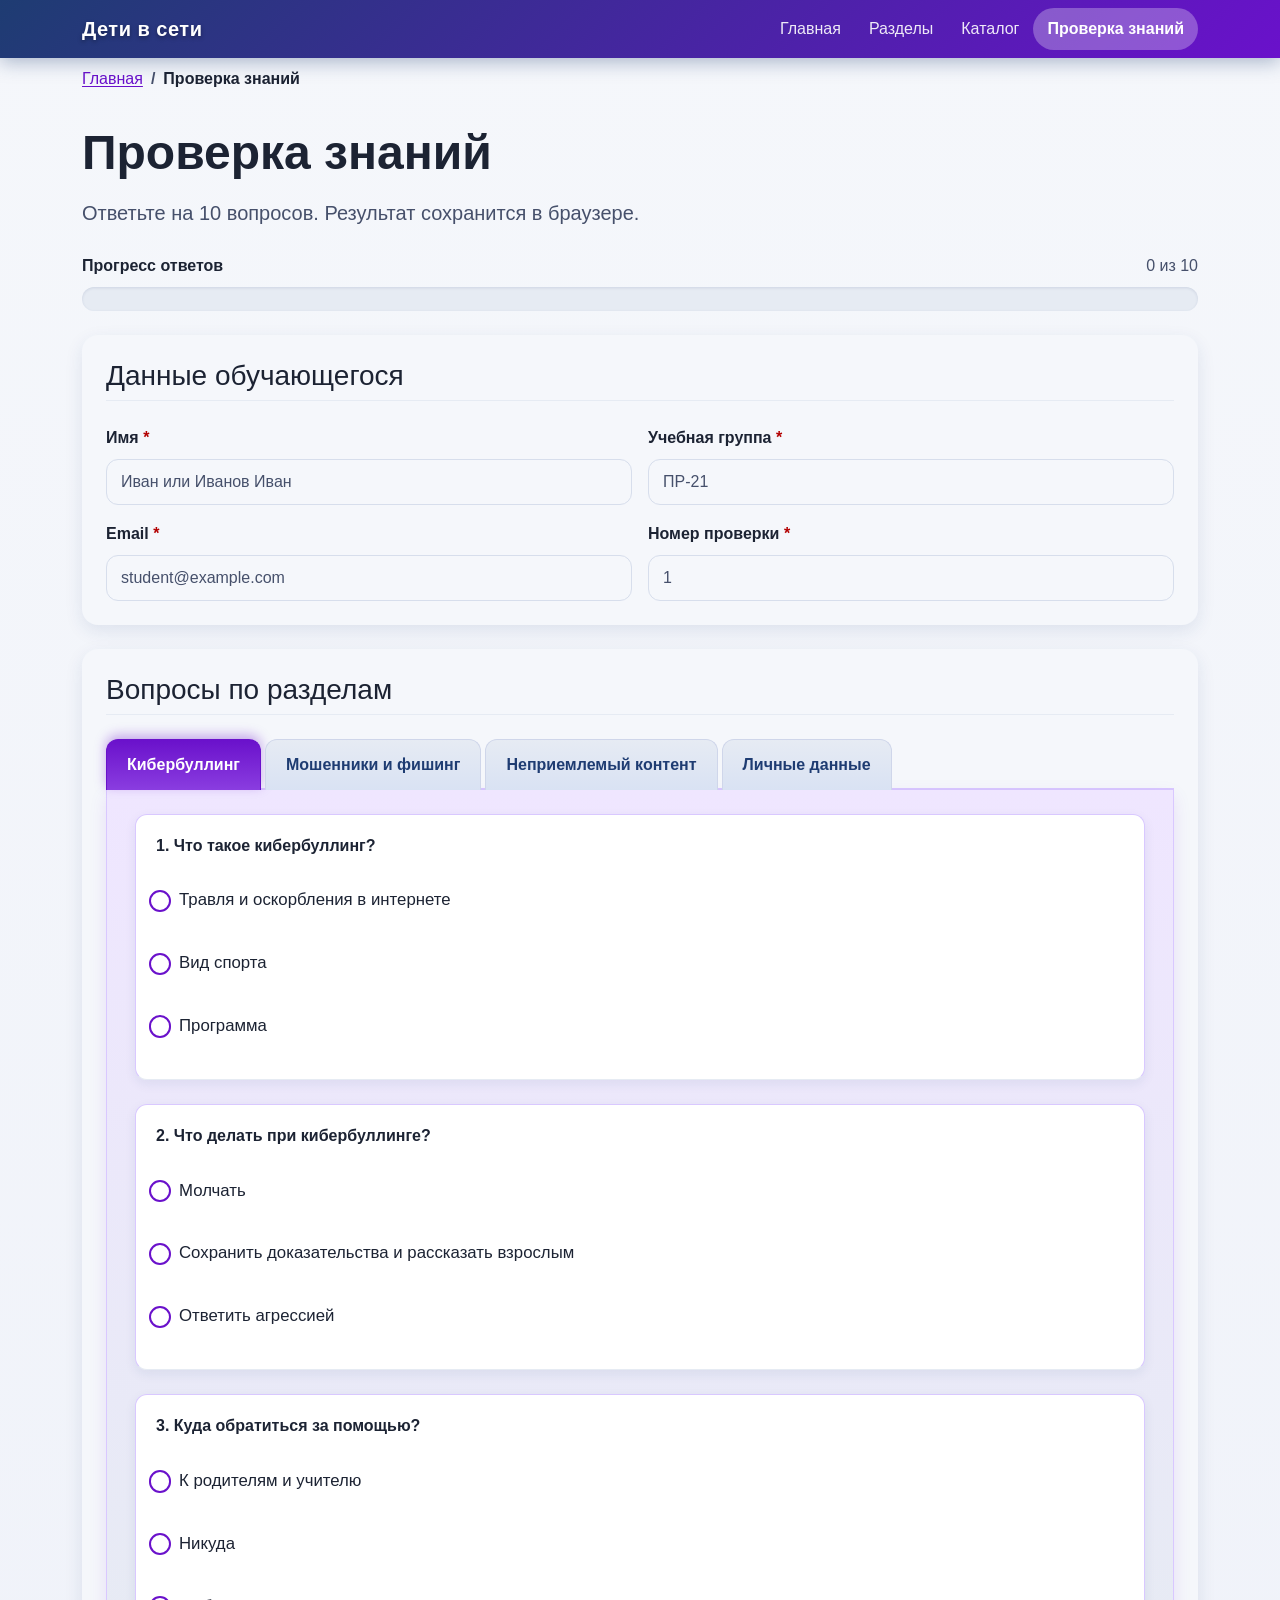
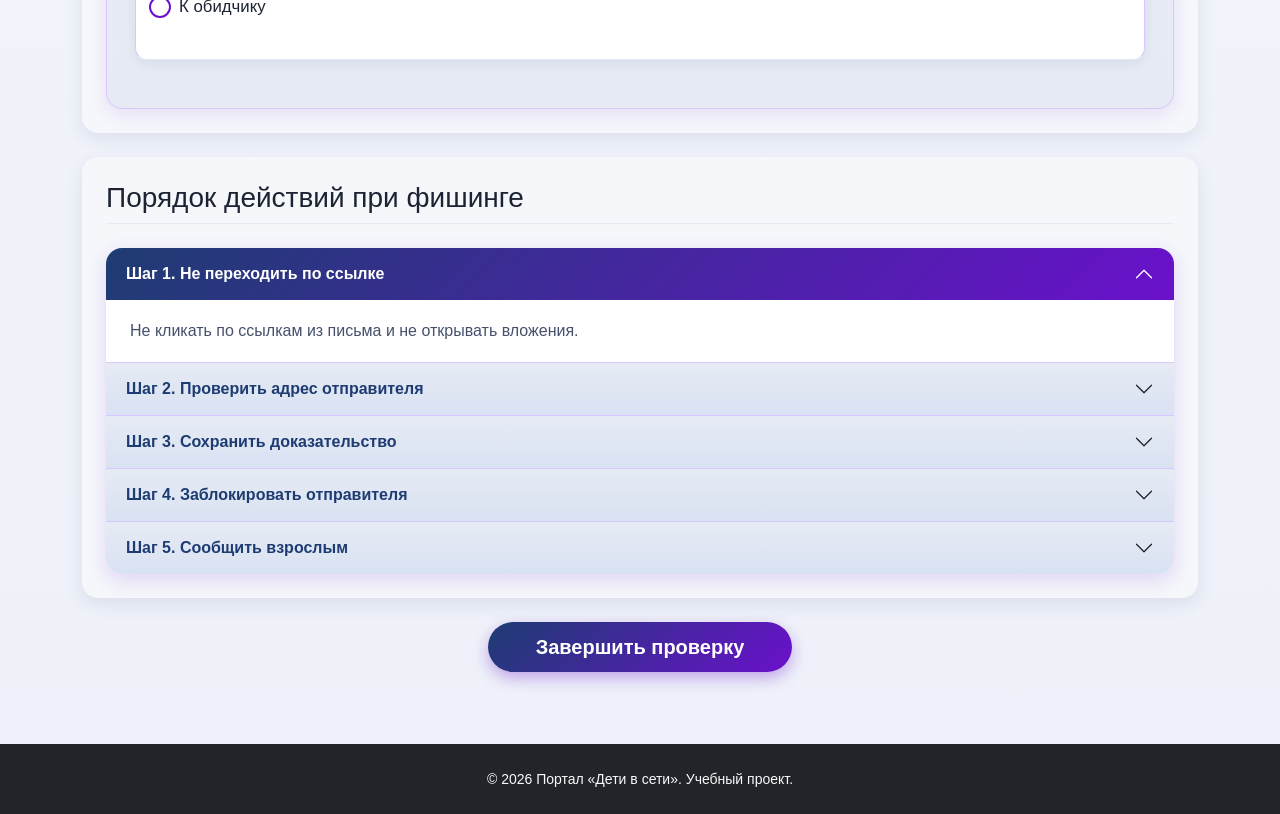
<file: bootstrap/knowledge-bootstrap.html>
<!DOCTYPE html>
<html lang="ru">
<head>
  <meta charset="UTF-8">
  <meta name="viewport" content="width=device-width, initial-scale=1.0">
  <title>Проверка знаний (Bootstrap) — Дети в сети</title>
  <link rel="stylesheet" href="../css/bootstrap.min.css">
  <link rel="stylesheet" href="../css/bootstrap-theme.css">
  <link rel="stylesheet" href="../css/print.css" media="print">
  <link rel="stylesheet" href="../css/print.css" media="print">
</head>
<body class="bg-light d-flex flex-column min-vh-100">

  <header class="navbar navbar-expand-lg navbar-dark sticky-top">
    <div class="container">
      <a class="navbar-brand fw-bold" href="../main/index.html">Дети в сети</a>
      <button class="navbar-toggler" type="button" data-bs-toggle="collapse" data-bs-target="#navMain">
        <span class="navbar-toggler-icon"></span>
      </button>
      <div class="collapse navbar-collapse" id="navMain">
        <ul class="navbar-nav ms-auto">
          <li class="nav-item"><a class="nav-link" href="../main/index.html">Главная</a></li>
          <li class="nav-item"><a class="nav-link" href="section-1-bootstrap.html">Разделы</a></li>
          <li class="nav-item"><a class="nav-link" href="catalog-bootstrap.html">Каталог</a></li>
          <li class="nav-item"><a class="nav-link active" aria-current="page" href="knowledge-bootstrap.html">Проверка знаний</a></li>
        </ul>
      </div>
    </div>
  </header>

  <nav class="container py-2" aria-label="Хлебные крошки">
    <ol class="breadcrumb mb-0 bg-transparent">
      <li class="breadcrumb-item"><a href="../main/index.html" class="link-primary">Главная</a></li>
      <li class="breadcrumb-item active" aria-current="page">Проверка знаний</li>
    </ol>
  </nav>

  <main class="container flex-grow-1 py-4">
    <h1 class="display-5 fw-bold mb-3">Проверка знаний</h1>
    <p class="lead text-muted mb-4">Ответьте на 10 вопросов. Результат сохранится в браузере.</p>

    <div class="mb-4">
      <div class="d-flex justify-content-between mb-2">
        <span class="fw-bold">Прогресс ответов</span>
        <span class="text-muted"><span id="progress-count">0</span> из <span id="progress-total">10</span></span>
      </div>
      <div class="progress" style="height: 24px;">
        <div id="progress-bar" class="progress-bar bg-success" role="progressbar" style="width: 0%" aria-valuenow="0" aria-valuemin="0" aria-valuemax="100">0%</div>
      </div>
    </div>

    <form id="knowledge-form" novalidate>

      <div class="card border-0 shadow-sm mb-4">
        <div class="card-body p-4">
          <h2 class="h3 border-bottom pb-2 mb-4">Данные обучающегося</h2>

          <div class="row g-3">
            <div class="col-12 col-md-6">
              <label for="student-name" class="form-label">Имя <span class="text-danger">*</span></label>
              <input type="text" class="form-control" id="student-name" placeholder="Иван или Иванов Иван" required>
              <div class="invalid-feedback">Введите имя (и фамилию через пробел). Только буквы, дефис и пробел.</div>
              <div class="valid-feedback">Отлично!</div>
            </div>

            <div class="col-12 col-md-6">
              <label for="student-group" class="form-label">Учебная группа <span class="text-danger">*</span></label>
              <input type="text" class="form-control" id="student-group" placeholder="ПР-21" required>
              <div class="invalid-feedback">Введите группу в формате ПР-21.</div>
              <div class="valid-feedback">Отлично!</div>
            </div>

            <div class="col-12 col-md-6">
              <label for="student-email" class="form-label">Email <span class="text-danger">*</span></label>
              <input type="email" class="form-control" id="student-email" placeholder="student@example.com" required>
              <div class="invalid-feedback">Некорректный адрес электронной почты.</div>
              <div class="valid-feedback">Отлично!</div>
            </div>

            <div class="col-12 col-md-6">
              <label for="check-number" class="form-label">Номер проверки <span class="text-danger">*</span></label>
              <input type="number" class="form-control" id="check-number" min="1" placeholder="1" required>
              <div class="invalid-feedback">Введите положительное число.</div>
              <div class="valid-feedback">Отлично!</div>
            </div>
          </div>
        </div>
      </div>

      <div class="card border-0 shadow-sm mb-4">
        <div class="card-body p-4">
          <h2 class="h3 border-bottom pb-2 mb-4">Вопросы по разделам</h2>

          <ul class="nav nav-tabs" id="questionsTab" role="tablist">
            <li class="nav-item" role="presentation">
              <button class="nav-link active" id="tab-1-btn" data-bs-toggle="tab" data-bs-target="#tab-1" type="button" role="tab">
                Кибербуллинг
              </button>
            </li>
            <li class="nav-item" role="presentation">
              <button class="nav-link" id="tab-2-btn" data-bs-toggle="tab" data-bs-target="#tab-2" type="button" role="tab">
                Мошенники и фишинг
              </button>
            </li>
            <li class="nav-item" role="presentation">
              <button class="nav-link" id="tab-3-btn" data-bs-toggle="tab" data-bs-target="#tab-3" type="button" role="tab">
                Неприемлемый контент
              </button>
            </li>
            <li class="nav-item" role="presentation">
              <button class="nav-link" id="tab-4-btn" data-bs-toggle="tab" data-bs-target="#tab-4" type="button" role="tab">
                Личные данные
              </button>
            </li>
          </ul>

          <div class="tab-content pt-4" id="questionsTabContent">
            <div class="tab-pane fade show active" id="tab-1" role="tabpanel"></div>
            <div class="tab-pane fade" id="tab-2" role="tabpanel"></div>
            <div class="tab-pane fade" id="tab-3" role="tabpanel"></div>
            <div class="tab-pane fade" id="tab-4" role="tabpanel"></div>
          </div>
        </div>
      </div>

      <div class="card border-0 shadow-sm mb-4">
        <div class="card-body p-4">
          <h2 class="h3 border-bottom pb-2 mb-4">Порядок действий при фишинге</h2>

          <div class="accordion" id="stepsAccordion">
            <div class="accordion-item">
              <h3 class="accordion-header">
                <button class="accordion-button" type="button" data-bs-toggle="collapse" data-bs-target="#step1">
                  Шаг 1. Не переходить по ссылке
                </button>
              </h3>
              <div id="step1" class="accordion-collapse collapse show" data-bs-parent="#stepsAccordion">
                <div class="accordion-body">
                  Не кликать по ссылкам из письма и не открывать вложения.
                </div>
              </div>
            </div>
            <div class="accordion-item">
              <h3 class="accordion-header">
                <button class="accordion-button collapsed" type="button" data-bs-toggle="collapse" data-bs-target="#step2">
                  Шаг 2. Проверить адрес отправителя
                </button>
              </h3>
              <div id="step2" class="accordion-collapse collapse" data-bs-parent="#stepsAccordion">
                <div class="accordion-body">
                  Сравнить домен с официальным адресом сервиса.
                </div>
              </div>
            </div>
            <div class="accordion-item">
              <h3 class="accordion-header">
                <button class="accordion-button collapsed" type="button" data-bs-toggle="collapse" data-bs-target="#step3">
                  Шаг 3. Сохранить доказательство
                </button>
              </h3>
              <div id="step3" class="accordion-collapse collapse" data-bs-parent="#stepsAccordion">
                <div class="accordion-body">
                  Скриншот письма или сообщения.
                </div>
              </div>
            </div>
            <div class="accordion-item">
              <h3 class="accordion-header">
                <button class="accordion-button collapsed" type="button" data-bs-toggle="collapse" data-bs-target="#step4">
                  Шаг 4. Заблокировать отправителя
                </button>
              </h3>
              <div id="step4" class="accordion-collapse collapse" data-bs-parent="#stepsAccordion">
                <div class="accordion-body">
                  Через кнопку «Заблокировать» в сервисе.
                </div>
              </div>
            </div>
            <div class="accordion-item">
              <h3 class="accordion-header">
                <button class="accordion-button collapsed" type="button" data-bs-toggle="collapse" data-bs-target="#step5">
                  Шаг 5. Сообщить взрослым
                </button>
              </h3>
              <div id="step5" class="accordion-collapse collapse" data-bs-parent="#stepsAccordion">
                <div class="accordion-body">
                  Родителям, учителю или в службу поддержки.
                </div>
              </div>
            </div>
          </div>
        </div>
      </div>

      <div class="text-center mb-5">
        <button type="submit" class="btn btn-primary btn-lg px-5">Завершить проверку</button>
      </div>
    </form>
  </main>

  <footer class="bg-dark text-light py-4 mt-auto">
    <div class="container text-center small">
      &copy; 2026 Портал «Дети в сети». Учебный проект.
    </div>
  </footer>

  <div class="modal fade" id="resultModal" tabindex="-1" aria-labelledby="resultModalLabel" aria-hidden="true">
    <div class="modal-dialog modal-dialog-centered">
      <div class="modal-content">
        <div class="modal-header">
          <h2 class="h5 modal-title" id="resultModalLabel">Результат проверки</h2>
          <button type="button" class="btn-close" data-bs-dismiss="modal" aria-label="Закрыть"></button>
        </div>
        <div class="modal-body" id="result-body"></div>
        <div class="modal-footer">
          <button type="button" class="btn btn-secondary" data-bs-dismiss="modal">Закрыть</button>
        </div>
      </div>
    </div>
  </div>

  <div class="toast-container position-fixed bottom-0 end-0 p-3">
    <div id="saveToast" class="toast" role="alert" aria-live="assertive" aria-atomic="true">
      <div class="toast-header">
        <strong class="me-auto">Уведомление</strong>
        <button type="button" class="btn-close" data-bs-dismiss="toast" aria-label="Закрыть"></button>
      </div>
      <div class="toast-body" id="saveToastBody">
        Результат сохранён.
      </div>
    </div>
  </div>

  <script src="../js/bootstrap.bundle.min.js"></script>
  <script src="../js/knowledge-bootstrap.js"></script>
</body>
</html>
</file>
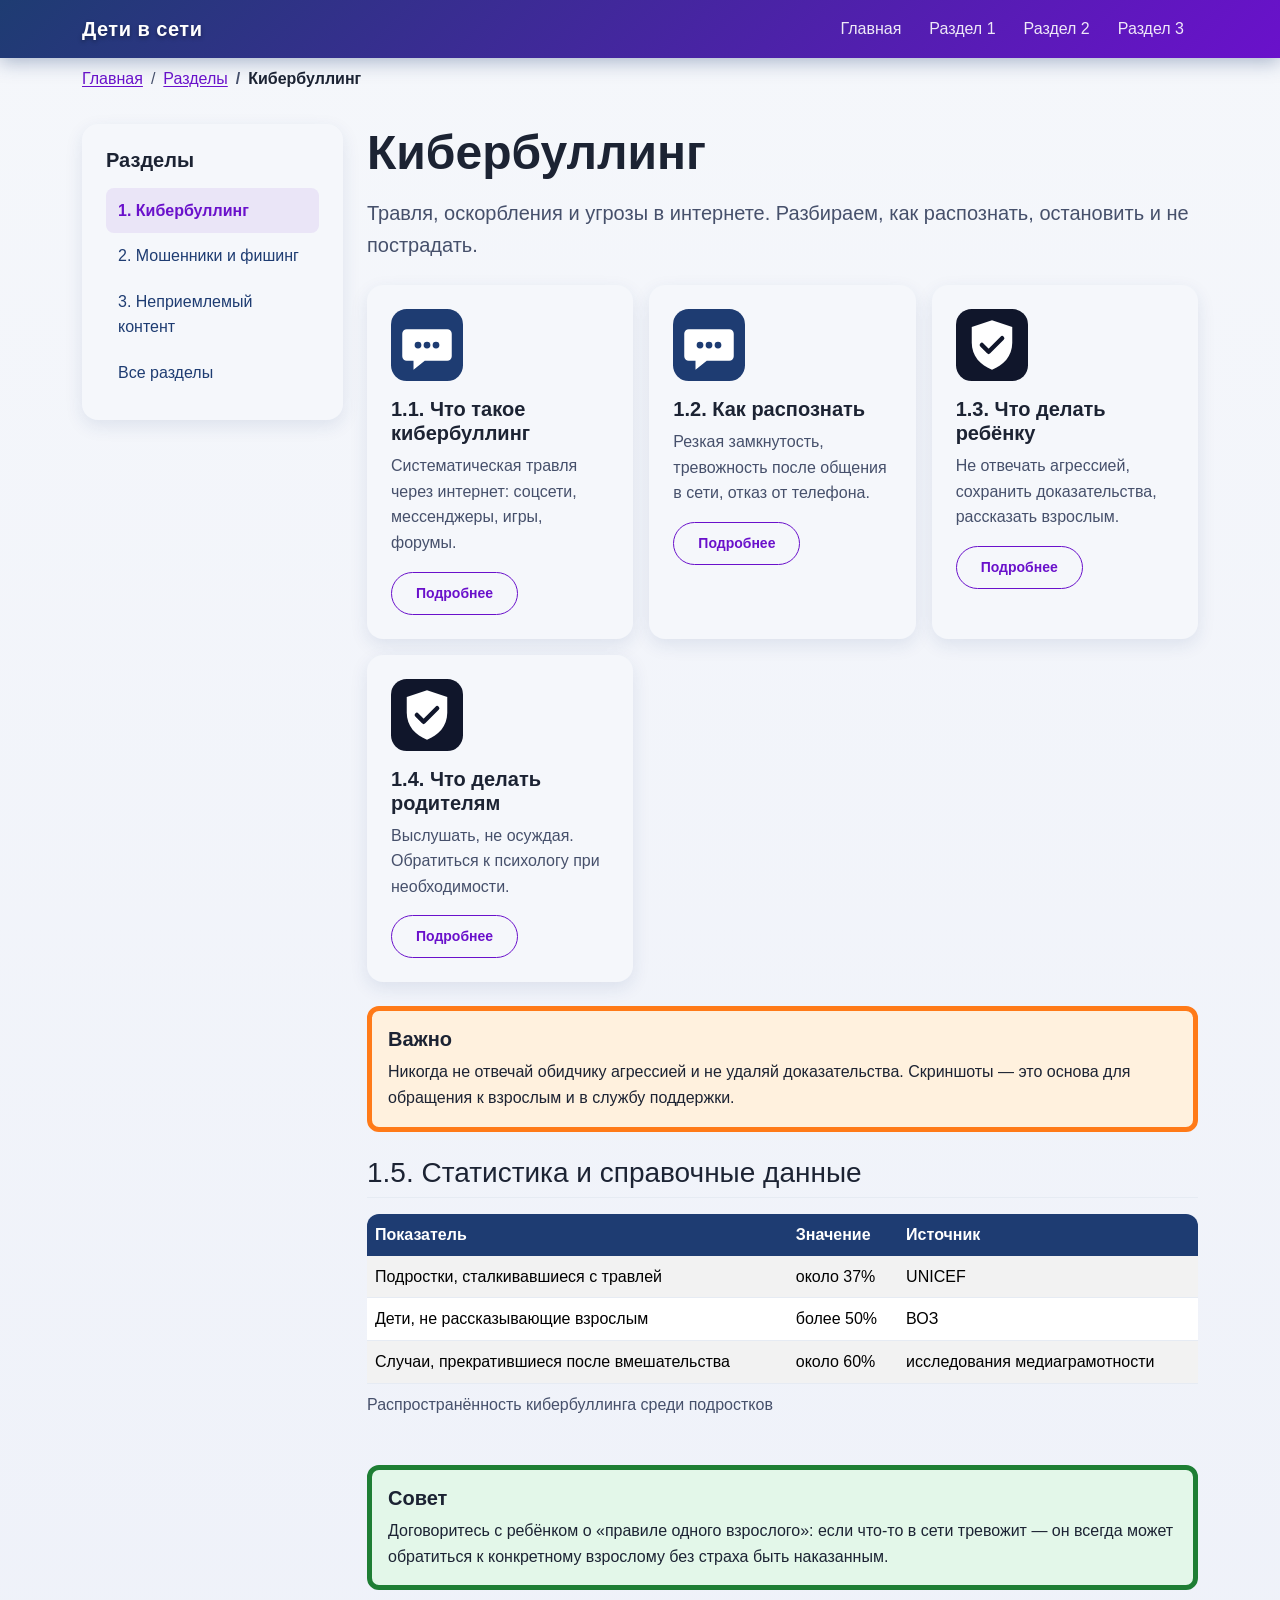
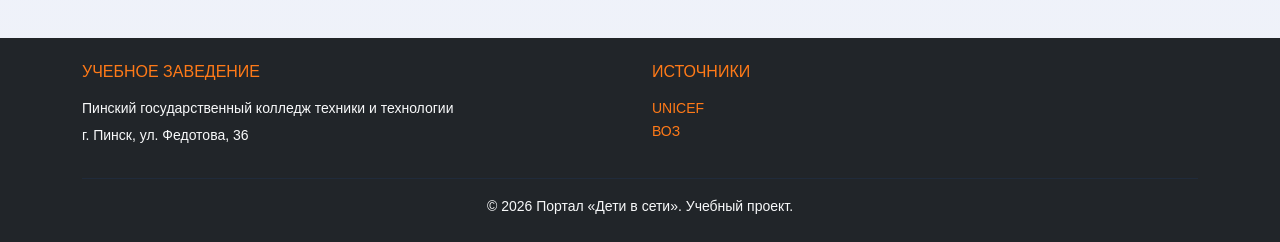
<file: bootstrap/section-1-bootstrap.html>
<!DOCTYPE html>
<html lang="ru">
<head>
  <meta charset="UTF-8">
  <meta name="viewport" content="width=device-width, initial-scale=1.0">
  <title>Раздел 1. Кибербуллинг (Bootstrap) — Дети в сети</title>
  <link rel="stylesheet" href="../css/bootstrap.min.css">
  <link rel="stylesheet" href="../css/bootstrap-theme.css">
  <link rel="stylesheet" href="../css/print.css" media="print">
  <link rel="stylesheet" href="../css/print.css" media="print">
</head>
<body class="bg-light d-flex flex-column min-vh-100">

  <header class="navbar navbar-expand-lg navbar-dark">
    <div class="container">
      <a class="navbar-brand fw-bold" href="../main/index.html">Дети в сети</a>
      <button class="navbar-toggler" type="button" data-bs-toggle="collapse" data-bs-target="#navMain">
        <span class="navbar-toggler-icon"></span>
      </button>
      <div class="collapse navbar-collapse" id="navMain">
        <ul class="navbar-nav ms-auto">
          <li class="nav-item"><a class="nav-link" href="../main/index.html">Главная</a></li>
          <li class="nav-item"><a class="nav-link" href="section-1-bootstrap.html">Раздел 1</a></li>
          <li class="nav-item"><a class="nav-link" href="section-2-bootstrap.html">Раздел 2</a></li>
          <li class="nav-item"><a class="nav-link" href="section-3-bootstrap.html">Раздел 3</a></li>
        </ul>
      </div>
    </div>
  </header>

  <nav class="container py-2" aria-label="Хлебные крошки">
    <ol class="breadcrumb mb-0 bg-transparent">
      <li class="breadcrumb-item"><a href="../main/index.html" class="link-primary">Главная</a></li>
      <li class="breadcrumb-item"><a href="../main/index.html#threats" class="link-primary">Разделы</a></li>
      <li class="breadcrumb-item active" aria-current="page">Кибербуллинг</li>
    </ol>
  </nav>

  <main class="container flex-grow-1 py-4">
    <div class="row g-4">

      <aside class="col-12 col-lg-3 order-2 order-lg-1">
        <div class="card border-0 shadow-sm sticky-lg-top" style="top: 16px;">
          <div class="card-body p-4">
            <h2 class="h5 card-title fw-bold mb-3">Разделы</h2>
            <nav class="nav flex-column">
              <a class="nav-link active fw-bold text-primary" href="section-1-bootstrap.html">1. Кибербуллинг</a>
              <a class="nav-link text-secondary" href="section-2-bootstrap.html">2. Мошенники и фишинг</a>
              <a class="nav-link text-secondary" href="section-3-bootstrap.html">3. Неприемлемый контент</a>
              <a class="nav-link text-secondary" href="../main/index.html#threats">Все разделы</a>
            </nav>
          </div>
        </div>
      </aside>

      <div class="col-12 col-lg-9 order-1 order-lg-2">

        <h1 class="display-5 fw-bold mb-3">Кибербуллинг</h1>
        <p class="lead text-muted mb-4">Травля, оскорбления и угрозы в интернете. Разбираем, как распознать, остановить и не пострадать.</p>

        <div class="row g-3 mb-4">

          <div class="col-12 col-md-6 col-lg-4">
            <div class="card h-100 border-0 shadow-sm">
              <div class="card-body p-4">
                <img src="../assets/img/sign-chat.svg" class="card-img-top mb-3" alt="Знак: опасное общение" style="height: 72px; width: 72px;">
                <h2 class="h5 card-title fw-bold">1.1. Что такое кибербуллинг</h2>
                <p class="card-text text-muted mb-3">Систематическая травля через интернет: соцсети, мессенджеры, игры, форумы.</p>
                <a href="../main/section-1.html" class="btn btn-outline-primary btn-sm">Подробнее</a>
              </div>
            </div>
          </div>

          <div class="col-12 col-md-6 col-lg-4">
            <div class="card h-100 border-0 shadow-sm">
              <div class="card-body p-4">
                <img src="../assets/img/sign-chat.svg" class="card-img-top mb-3" alt="Знак: признаки травли" style="height: 72px; width: 72px;">
                <h2 class="h5 card-title fw-bold">1.2. Как распознать</h2>
                <p class="card-text text-muted mb-3">Резкая замкнутость, тревожность после общения в сети, отказ от телефона.</p>
                <a href="../main/section-1.html" class="btn btn-outline-primary btn-sm">Подробнее</a>
              </div>
            </div>
          </div>

          <div class="col-12 col-md-6 col-lg-4">
            <div class="card h-100 border-0 shadow-sm">
              <div class="card-body p-4">
                <img src="../assets/img/sign-shield.svg" class="card-img-top mb-3" alt="Знак: защита" style="height: 72px; width: 72px;">
                <h2 class="h5 card-title fw-bold">1.3. Что делать ребёнку</h2>
                <p class="card-text text-muted mb-3">Не отвечать агрессией, сохранить доказательства, рассказать взрослым.</p>
                <a href="../main/section-1.html" class="btn btn-outline-primary btn-sm">Подробнее</a>
              </div>
            </div>
          </div>

          <div class="col-12 col-md-6 col-lg-4">
            <div class="card h-100 border-0 shadow-sm">
              <div class="card-body p-4">
                <img src="../assets/img/sign-shield.svg" class="card-img-top mb-3" alt="Знак: помощь родителям" style="height: 72px; width: 72px;">
                <h2 class="h5 card-title fw-bold">1.4. Что делать родителям</h2>
                <p class="card-text text-muted mb-3">Выслушать, не осуждая. Обратиться к психологу при необходимости.</p>
                <a href="../main/section-1.html" class="btn btn-outline-primary btn-sm">Подробнее</a>
              </div>
            </div>
          </div>

        </div>

        <div class="alert alert-warning border-start border-5 border-warning mb-4" role="alert">
          <h2 class="h5 alert-heading fw-bold">Важно</h2>
          <p class="mb-0">Никогда не отвечай обидчику агрессией и не удаляй доказательства. Скриншоты — это основа для обращения к взрослым и в службу поддержки.</p>
        </div>

        <h2 class="h3 border-bottom pb-2 mb-3">1.5. Статистика и справочные данные</h2>

        <div class="table-responsive mb-4">
          <table class="table table-striped table-hover align-middle">
            <caption>Распространённость кибербуллинга среди подростков</caption>
            <thead class="table-dark">
              <tr>
                <th scope="col">Показатель</th>
                <th scope="col">Значение</th>
                <th scope="col" class="d-none d-md-table-cell">Источник</th>
              </tr>
            </thead>
            <tbody>
              <tr>
                <td>Подростки, сталкивавшиеся с травлей</td>
                <td>около 37%</td>
                <td class="d-none d-md-table-cell">UNICEF</td>
              </tr>
              <tr>
                <td>Дети, не рассказывающие взрослым</td>
                <td>более 50%</td>
                <td class="d-none d-md-table-cell">ВОЗ</td>
              </tr>
              <tr>
                <td>Случаи, прекратившиеся после вмешательства</td>
                <td>около 60%</td>
                <td class="d-none d-md-table-cell">исследования медиаграмотности</td>
              </tr>
            </tbody>
          </table>
        </div>

        <div class="alert alert-success border-start border-5 border-success mb-0" role="alert">
          <h2 class="h5 alert-heading fw-bold">Совет</h2>
          <p class="mb-0">Договоритесь с ребёнком о «правиле одного взрослого»: если что-то в сети тревожит — он всегда может обратиться к конкретному взрослому без страха быть наказанным.</p>
        </div>

      </div>

    </div>
  </main>

  <footer class="bg-dark text-light py-4 mt-4">
    <div class="container">
      <div class="row">
        <div class="col-12 col-md-6 mb-3">
          <h3 class="h6 text-uppercase text-warning mb-3">Учебное заведение</h3>
          <p class="mb-1 small">Пинский государственный колледж техники и технологии</p>
          <p class="mb-0 small">г. Пинск, ул. Федотова, 36</p>
        </div>
        <div class="col-12 col-md-6 mb-3">
          <h3 class="h6 text-uppercase text-warning mb-3">Источники</h3>
          <ul class="list-unstyled mb-0 small">
            <li><a href="https://www.unicef.org/child-safety-online" class="link-warning text-decoration-none" target="_blank" rel="noopener">UNICEF</a></li>
            <li><a href="https://www.who.int/" class="link-warning text-decoration-none" target="_blank" rel="noopener">ВОЗ</a></li>
          </ul>
        </div>
      </div>
      <hr class="border-secondary">
      <p class="text-center small mb-0">&copy; 2026 Портал «Дети в сети». Учебный проект.</p>
    </div>
  </footer>

  <script src="../js/bootstrap.bundle.min.js"></script>
</body>
</html>
</file>
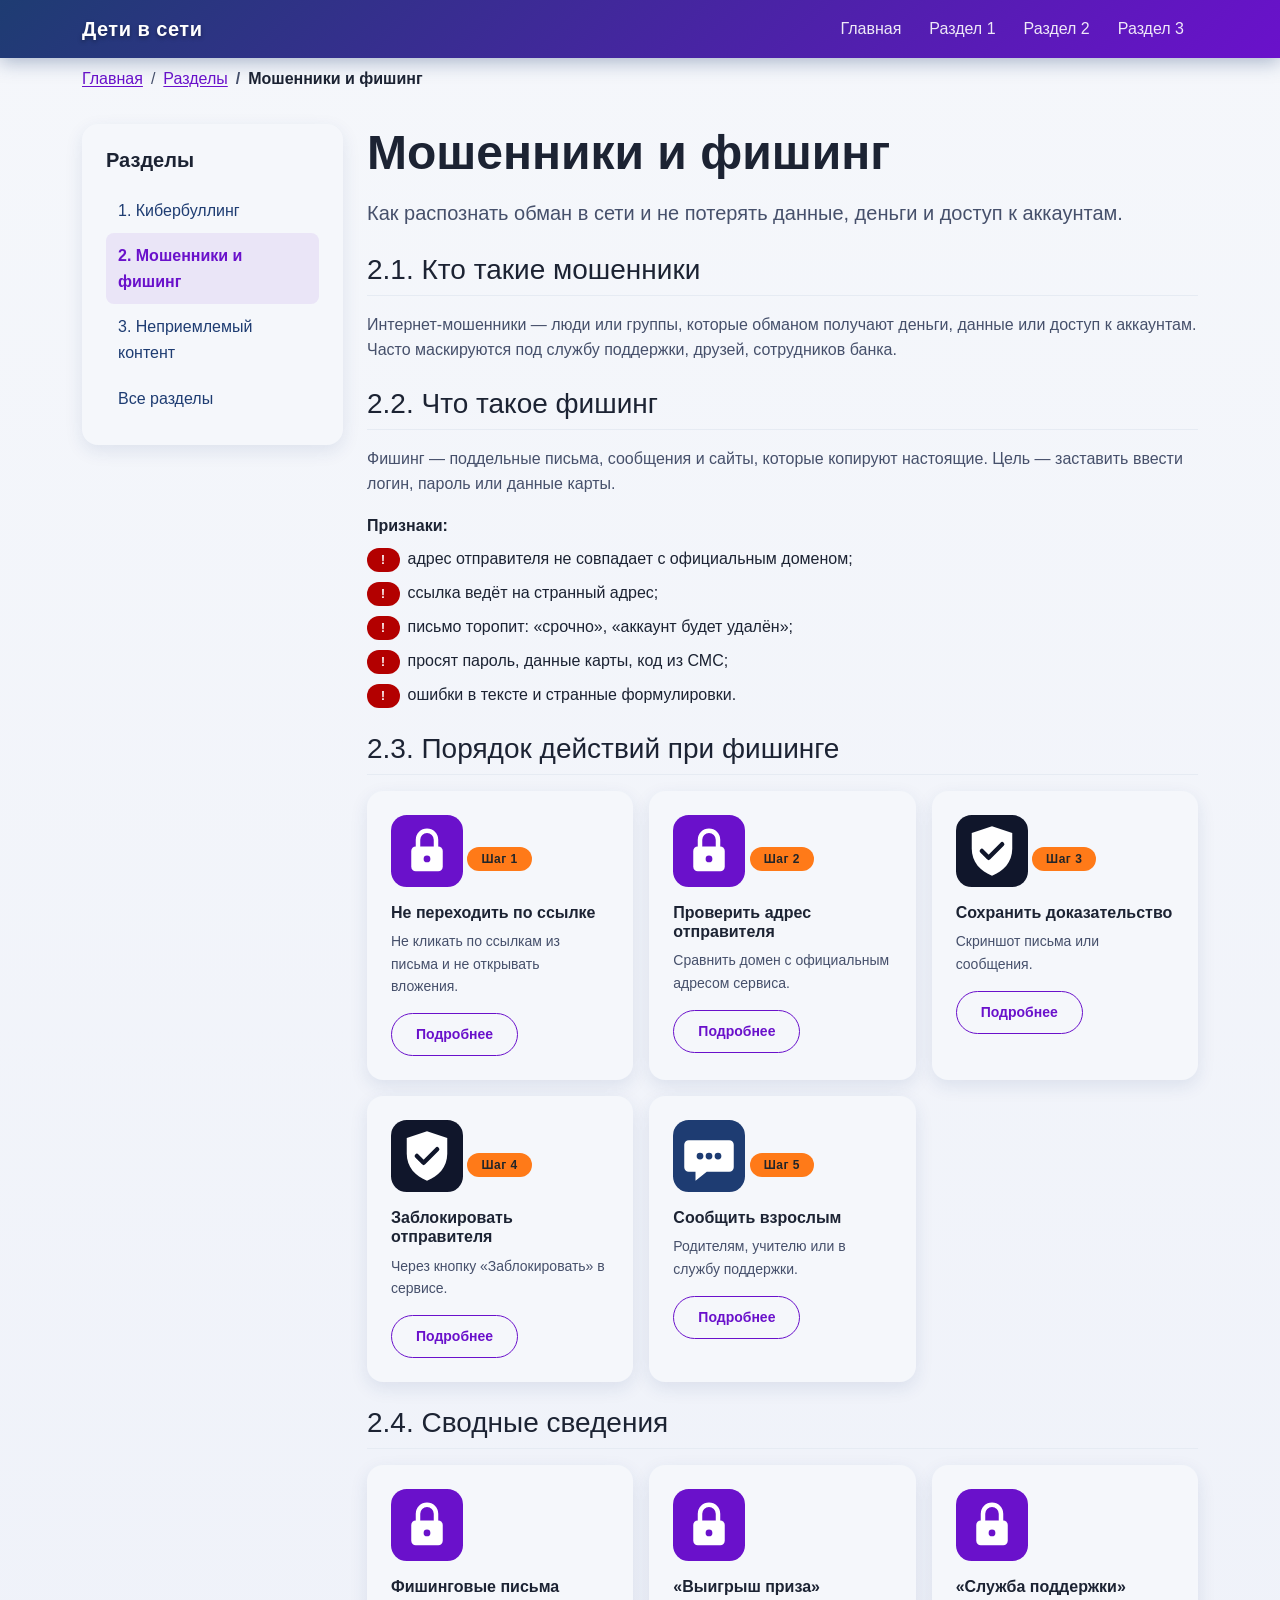
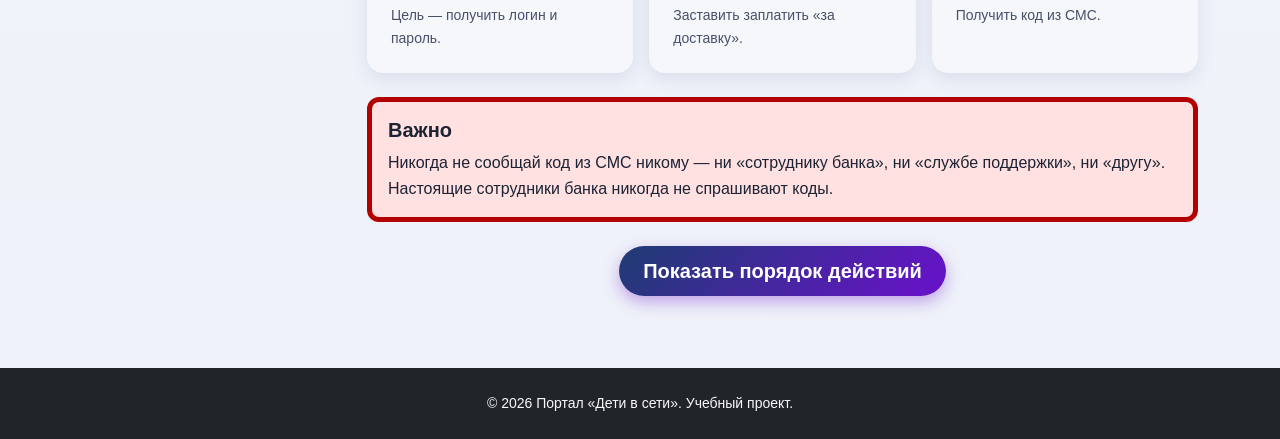
<file: bootstrap/section-2-bootstrap.html>
<!DOCTYPE html>
<html lang="ru">
<head>
  <meta charset="UTF-8">
  <meta name="viewport" content="width=device-width, initial-scale=1.0">
  <title>Раздел 2. Мошенники и фишинг (Bootstrap) — Дети в сети</title>
  <link rel="stylesheet" href="../css/bootstrap.min.css">
  <link rel="stylesheet" href="../css/bootstrap-theme.css">
  <link rel="stylesheet" href="../css/print.css" media="print">
  <link rel="stylesheet" href="../css/print.css" media="print">
</head>
<body class="bg-light d-flex flex-column min-vh-100">

  <header class="navbar navbar-expand-lg navbar-dark sticky-top">
    <div class="container">
      <a class="navbar-brand fw-bold" href="../main/index.html">Дети в сети</a>
      <button class="navbar-toggler" type="button" data-bs-toggle="collapse" data-bs-target="#navMain">
        <span class="navbar-toggler-icon"></span>
      </button>
      <div class="collapse navbar-collapse" id="navMain">
        <ul class="navbar-nav ms-auto">
          <li class="nav-item"><a class="nav-link" href="../main/index.html">Главная</a></li>
          <li class="nav-item"><a class="nav-link" href="section-1-bootstrap.html">Раздел 1</a></li>
          <li class="nav-item"><a class="nav-link" href="section-2-bootstrap.html">Раздел 2</a></li>
          <li class="nav-item"><a class="nav-link" href="section-3-bootstrap.html">Раздел 3</a></li>
        </ul>
      </div>
    </div>
  </header>

  <nav class="container py-2" aria-label="Хлебные крошки">
    <ol class="breadcrumb mb-0 bg-transparent">
      <li class="breadcrumb-item"><a href="../main/index.html" class="link-primary">Главная</a></li>
      <li class="breadcrumb-item"><a href="../main/index.html#threats" class="link-primary">Разделы</a></li>
      <li class="breadcrumb-item active" aria-current="page">Мошенники и фишинг</li>
    </ol>
  </nav>

  <main class="container flex-grow-1 py-4">
    <div class="row g-4">

      <aside class="col-12 col-lg-3 order-2 order-lg-1">
        <div class="card border-0 shadow-sm sticky-lg-top" style="top: 16px;">
          <div class="card-body p-4">
            <h2 class="h5 card-title fw-bold mb-3">Разделы</h2>
            <nav class="nav flex-column">
              <a class="nav-link text-secondary" href="section-1-bootstrap.html">1. Кибербуллинг</a>
              <a class="nav-link active fw-bold text-primary" href="section-2-bootstrap.html">2. Мошенники и фишинг</a>
              <a class="nav-link text-secondary" href="section-3-bootstrap.html">3. Неприемлемый контент</a>
              <a class="nav-link text-secondary" href="../main/index.html#threats">Все разделы</a>
            </nav>
          </div>
        </div>
      </aside>

      <div class="col-12 col-lg-9 order-1 order-lg-2">

        <h1 class="display-5 fw-bold mb-3">Мошенники и фишинг</h1>
        <p class="lead text-muted mb-4">Как распознать обман в сети и не потерять данные, деньги и доступ к аккаунтам.</p>

        <section class="mb-4">
          <h2 class="h3 border-bottom pb-2 mb-3">2.1. Кто такие мошенники</h2>
          <p class="text-muted">Интернет-мошенники — люди или группы, которые обманом получают деньги, данные или доступ к аккаунтам. Часто маскируются под службу поддержки, друзей, сотрудников банка.</p>
        </section>

        <section class="mb-4">
          <h2 class="h3 border-bottom pb-2 mb-3">2.2. Что такое фишинг</h2>
          <p class="text-muted">Фишинг — поддельные письма, сообщения и сайты, которые копируют настоящие. Цель — заставить ввести логин, пароль или данные карты.</p>
          <p class="fw-bold mb-2">Признаки:</p>
          <ul class="list-unstyled">
            <li class="mb-2"><span class="badge bg-danger me-2">!</span>адрес отправителя не совпадает с официальным доменом;</li>
            <li class="mb-2"><span class="badge bg-danger me-2">!</span>ссылка ведёт на странный адрес;</li>
            <li class="mb-2"><span class="badge bg-danger me-2">!</span>письмо торопит: «срочно», «аккаунт будет удалён»;</li>
            <li class="mb-2"><span class="badge bg-danger me-2">!</span>просят пароль, данные карты, код из СМС;</li>
            <li class="mb-2"><span class="badge bg-danger me-2">!</span>ошибки в тексте и странные формулировки.</li>
          </ul>
        </section>

        <h2 class="h3 border-bottom pb-2 mb-3">2.3. Порядок действий при фишинге</h2>
        <div class="row g-3 mb-4">

          <div class="col-12 col-md-6 col-lg-4">
            <div class="card h-100 border-warning border-2 shadow-sm">
              <div class="card-body p-4">
                <img src="../assets/img/sign-lock.svg" class="card-img-top mb-3" alt="Шаг 1" style="height: 72px; width: 72px;">
                <span class="badge bg-warning text-dark mb-3">Шаг 1</span>
                <h3 class="h6 card-title fw-bold">Не переходить по ссылке</h3>
                <p class="card-text text-muted small mb-3">Не кликать по ссылкам из письма и не открывать вложения.</p>
                <a href="../main/section-2.html" class="btn btn-outline-primary btn-sm">Подробнее</a>
              </div>
            </div>
          </div>

          <div class="col-12 col-md-6 col-lg-4">
            <div class="card h-100 border-warning border-2 shadow-sm">
              <div class="card-body p-4">
                <img src="../assets/img/sign-lock.svg" class="card-img-top mb-3" alt="Шаг 2" style="height: 72px; width: 72px;">
                <span class="badge bg-warning text-dark mb-3">Шаг 2</span>
                <h3 class="h6 card-title fw-bold">Проверить адрес отправителя</h3>
                <p class="card-text text-muted small mb-3">Сравнить домен с официальным адресом сервиса.</p>
                <a href="../main/section-2.html" class="btn btn-outline-primary btn-sm">Подробнее</a>
              </div>
            </div>
          </div>

          <div class="col-12 col-md-6 col-lg-4">
            <div class="card h-100 border-warning border-2 shadow-sm">
              <div class="card-body p-4">
                <img src="../assets/img/sign-shield.svg" class="card-img-top mb-3" alt="Шаг 3" style="height: 72px; width: 72px;">
                <span class="badge bg-warning text-dark mb-3">Шаг 3</span>
                <h3 class="h6 card-title fw-bold">Сохранить доказательство</h3>
                <p class="card-text text-muted small mb-3">Скриншот письма или сообщения.</p>
                <a href="../main/section-2.html" class="btn btn-outline-primary btn-sm">Подробнее</a>
              </div>
            </div>
          </div>

          <div class="col-12 col-md-6 col-lg-4">
            <div class="card h-100 border-warning border-2 shadow-sm">
              <div class="card-body p-4">
                <img src="../assets/img/sign-shield.svg" class="card-img-top mb-3" alt="Шаг 4" style="height: 72px; width: 72px;">
                <span class="badge bg-warning text-dark mb-3">Шаг 4</span>
                <h3 class="h6 card-title fw-bold">Заблокировать отправителя</h3>
                <p class="card-text text-muted small mb-3">Через кнопку «Заблокировать» в сервисе.</p>
                <a href="../main/section-2.html" class="btn btn-outline-primary btn-sm">Подробнее</a>
              </div>
            </div>
          </div>

          <div class="col-12 col-md-6 col-lg-4">
            <div class="card h-100 border-warning border-2 shadow-sm">
              <div class="card-body p-4">
                <img src="../assets/img/sign-chat.svg" class="card-img-top mb-3" alt="Шаг 5" style="height: 72px; width: 72px;">
                <span class="badge bg-warning text-dark mb-3">Шаг 5</span>
                <h3 class="h6 card-title fw-bold">Сообщить взрослым</h3>
                <p class="card-text text-muted small mb-3">Родителям, учителю или в службу поддержки.</p>
                <a href="../main/section-2.html" class="btn btn-outline-primary btn-sm">Подробнее</a>
              </div>
            </div>
          </div>

        </div>

        <h2 class="h3 border-bottom pb-2 mb-3">2.4. Сводные сведения</h2>
        <div class="row g-3 mb-4">
          <div class="col-12 col-md-6 col-lg-4">
            <div class="card h-100 border-0 shadow-sm">
              <div class="card-body p-4">
                <img src="../assets/img/sign-lock.svg" class="card-img-top mb-3" alt="Фишинг" style="height: 72px; width: 72px;">
                <h3 class="h6 card-title fw-bold">Фишинговые письма</h3>
                <p class="card-text text-muted small mb-0">Цель — получить логин и пароль.</p>
              </div>
            </div>
          </div>
          <div class="col-12 col-md-6 col-lg-4">
            <div class="card h-100 border-0 shadow-sm">
              <div class="card-body p-4">
                <img src="../assets/img/sign-lock.svg" class="card-img-top mb-3" alt="Приз" style="height: 72px; width: 72px;">
                <h3 class="h6 card-title fw-bold">«Выигрыш приза»</h3>
                <p class="card-text text-muted small mb-0">Заставить заплатить «за доставку».</p>
              </div>
            </div>
          </div>
          <div class="col-12 col-md-6 col-lg-4">
            <div class="card h-100 border-0 shadow-sm">
              <div class="card-body p-4">
                <img src="../assets/img/sign-lock.svg" class="card-img-top mb-3" alt="Поддержка" style="height: 72px; width: 72px;">
                <h3 class="h6 card-title fw-bold">«Служба поддержки»</h3>
                <p class="card-text text-muted small mb-0">Получить код из СМС.</p>
              </div>
            </div>
          </div>
        </div>

        <div class="alert alert-danger border-start border-5 border-danger mb-4" role="alert">
          <h2 class="h5 alert-heading fw-bold">Важно</h2>
          <p class="mb-0">Никогда не сообщай код из СМС никому — ни «сотруднику банка», ни «службе поддержки», ни «другу». Настоящие сотрудники банка никогда не спрашивают коды.</p>
        </div>

        <div class="text-center my-4">
          <button type="button" class="btn btn-primary btn-lg" data-bs-toggle="modal" data-bs-target="#orderModal">
            Показать порядок действий
          </button>
        </div>

      </div>

    </div>
  </main>

  <footer class="bg-dark text-light py-4 mt-4">
    <div class="container">
      <p class="text-center small mb-0">&copy; 2026 Портал «Дети в сети». Учебный проект.</p>
    </div>
  </footer>

  <div class="modal fade" id="orderModal" tabindex="-1" aria-labelledby="orderModalLabel" aria-hidden="true">
    <div class="modal-dialog modal-dialog-centered modal-lg">
      <div class="modal-content">
        <div class="modal-header">
          <h2 class="h5 modal-title" id="orderModalLabel">Порядок действий при фишинге</h2>
          <button type="button" class="btn-close" data-bs-dismiss="modal" aria-label="Закрыть"></button>
        </div>
        <div class="modal-body">
          <ol class="mb-0">
            <li class="mb-2">Не переходить по ссылке из письма.</li>
            <li class="mb-2">Проверить адрес отправителя.</li>
            <li class="mb-2">Сохранить сообщение как доказательство.</li>
            <li class="mb-2">Заблокировать отправителя.</li>
            <li>Сообщить взрослым.</li>
          </ol>
        </div>
        <div class="modal-footer">
          <button type="button" class="btn btn-secondary" data-bs-dismiss="modal">Закрыть</button>
        </div>
      </div>
    </div>
  </div>

  <script src="../js/bootstrap.bundle.min.js"></script>
</body>
</html>
</file>
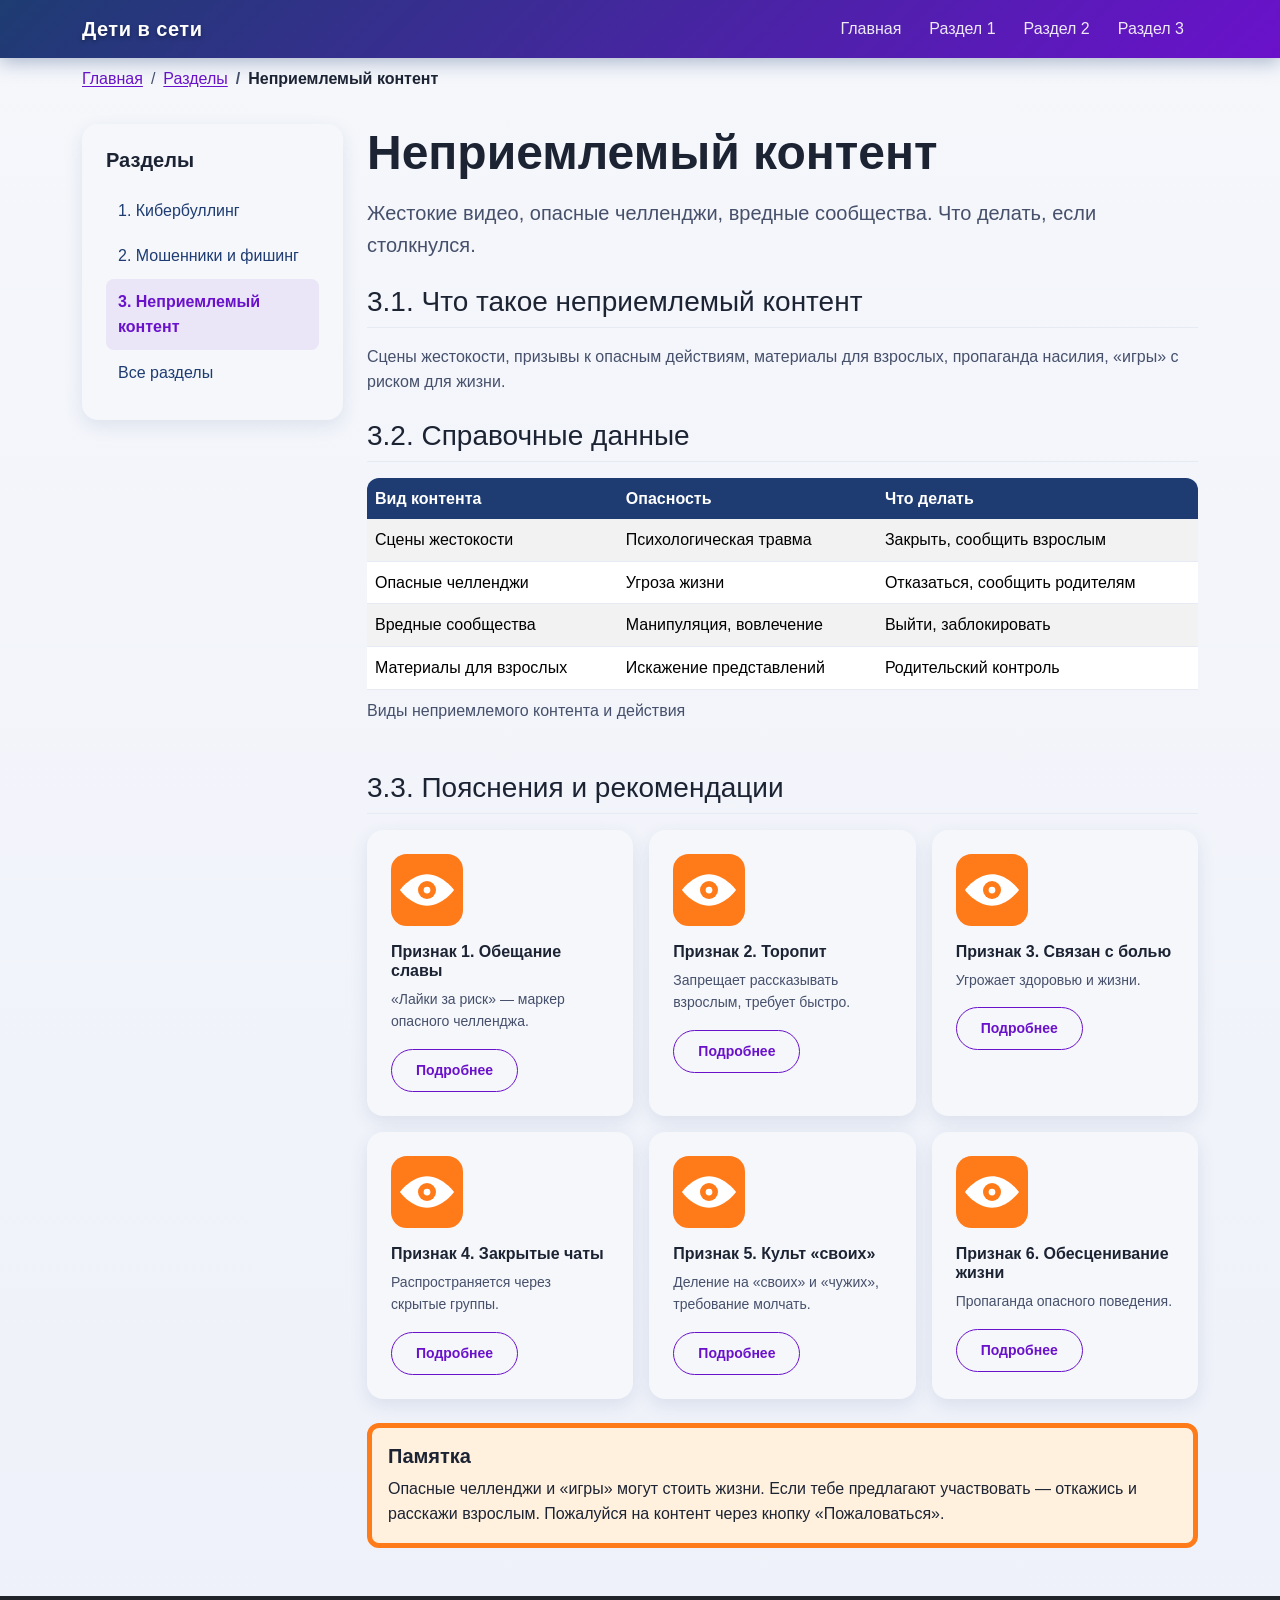
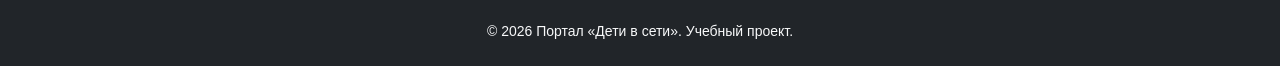
<file: bootstrap/section-3-bootstrap.html>
<!DOCTYPE html>
<html lang="ru">
<head>
  <meta charset="UTF-8">
  <meta name="viewport" content="width=device-width, initial-scale=1.0">
  <title>Раздел 3. Неприемлемый контент (Bootstrap) — Дети в сети</title>
  <link rel="stylesheet" href="../css/bootstrap.min.css">
  <link rel="stylesheet" href="../css/bootstrap-theme.css">
  <link rel="stylesheet" href="../css/print.css" media="print">
  <link rel="stylesheet" href="../css/print.css" media="print">
</head>
<body class="bg-light d-flex flex-column min-vh-100">

  <header class="navbar navbar-expand-lg navbar-dark">
    <div class="container">
      <a class="navbar-brand fw-bold" href="../main/index.html">Дети в сети</a>
      <button class="navbar-toggler" type="button" data-bs-toggle="collapse" data-bs-target="#navMain">
        <span class="navbar-toggler-icon"></span>
      </button>
      <div class="collapse navbar-collapse" id="navMain">
        <ul class="navbar-nav ms-auto">
          <li class="nav-item"><a class="nav-link" href="../main/index.html">Главная</a></li>
          <li class="nav-item"><a class="nav-link" href="section-1-bootstrap.html">Раздел 1</a></li>
          <li class="nav-item"><a class="nav-link" href="section-2-bootstrap.html">Раздел 2</a></li>
          <li class="nav-item"><a class="nav-link" href="section-3-bootstrap.html">Раздел 3</a></li>
        </ul>
      </div>
    </div>
  </header>

  <nav class="container py-2" aria-label="Хлебные крошки">
    <ol class="breadcrumb mb-0 bg-transparent">
      <li class="breadcrumb-item"><a href="../main/index.html" class="link-primary">Главная</a></li>
      <li class="breadcrumb-item"><a href="../main/index.html#threats" class="link-primary">Разделы</a></li>
      <li class="breadcrumb-item active" aria-current="page">Неприемлемый контент</li>
    </ol>
  </nav>

  <main class="container flex-grow-1 py-4">
    <div class="row g-4">

      <aside class="col-12 col-lg-3 order-2 order-lg-1">
        <div class="card border-0 shadow-sm sticky-lg-top" style="top: 16px;">
          <div class="card-body p-4">
            <h2 class="h5 card-title fw-bold mb-3">Разделы</h2>
            <nav class="nav flex-column">
              <a class="nav-link text-secondary" href="section-1-bootstrap.html">1. Кибербуллинг</a>
              <a class="nav-link text-secondary" href="section-2-bootstrap.html">2. Мошенники и фишинг</a>
              <a class="nav-link active fw-bold text-primary" href="section-3-bootstrap.html">3. Неприемлемый контент</a>
              <a class="nav-link text-secondary" href="../main/index.html#threats">Все разделы</a>
            </nav>
          </div>
        </div>
      </aside>

      <div class="col-12 col-lg-9 order-1 order-lg-2">

        <h1 class="display-5 fw-bold mb-3">Неприемлемый контент</h1>
        <p class="lead text-muted mb-4">Жестокие видео, опасные челленджи, вредные сообщества. Что делать, если столкнулся.</p>

        <section class="mb-4">
          <h2 class="h3 border-bottom pb-2 mb-3">3.1. Что такое неприемлемый контент</h2>
          <p class="text-muted">Сцены жестокости, призывы к опасным действиям, материалы для взрослых, пропаганда насилия, «игры» с риском для жизни.</p>
        </section>

        <h2 class="h3 border-bottom pb-2 mb-3">3.2. Справочные данные</h2>

        <div class="table-responsive mb-4">
          <table class="table table-striped table-hover align-middle">
            <caption>Виды неприемлемого контента и действия</caption>
            <thead class="table-dark">
              <tr>
                <th scope="col">Вид контента</th>
                <th scope="col">Опасность</th>
                <th scope="col" class="d-none d-md-table-cell">Что делать</th>
              </tr>
            </thead>
            <tbody>
              <tr>
                <td>Сцены жестокости</td>
                <td>Психологическая травма</td>
                <td class="d-none d-md-table-cell">Закрыть, сообщить взрослым</td>
              </tr>
              <tr>
                <td>Опасные челленджи</td>
                <td>Угроза жизни</td>
                <td class="d-none d-md-table-cell">Отказаться, сообщить родителям</td>
              </tr>
              <tr>
                <td>Вредные сообщества</td>
                <td>Манипуляция, вовлечение</td>
                <td class="d-none d-md-table-cell">Выйти, заблокировать</td>
              </tr>
              <tr>
                <td>Материалы для взрослых</td>
                <td>Искажение представлений</td>
                <td class="d-none d-md-table-cell">Родительский контроль</td>
              </tr>
            </tbody>
          </table>
        </div>

        <h2 class="h3 border-bottom pb-2 mb-3">3.3. Пояснения и рекомендации</h2>
        <div class="row g-3 mb-4">

          <div class="col-12 col-md-6 col-lg-4">
            <div class="card h-100 border-0 shadow-sm">
              <div class="card-body p-4">
                <img src="../assets/img/sign-eye.svg" class="card-img-top mb-3" alt="Признак 1" style="height: 72px; width: 72px;">
                <h3 class="h6 card-title fw-bold">Признак 1. Обещание славы</h3>
                <p class="card-text text-muted small mb-3">«Лайки за риск» — маркер опасного челленджа.</p>
                <a href="../main/section-3.html" class="btn btn-outline-primary btn-sm">Подробнее</a>
              </div>
            </div>
          </div>

          <div class="col-12 col-md-6 col-lg-4">
            <div class="card h-100 border-0 shadow-sm">
              <div class="card-body p-4">
                <img src="../assets/img/sign-eye.svg" class="card-img-top mb-3" alt="Признак 2" style="height: 72px; width: 72px;">
                <h3 class="h6 card-title fw-bold">Признак 2. Торопит</h3>
                <p class="card-text text-muted small mb-3">Запрещает рассказывать взрослым, требует быстро.</p>
                <a href="../main/section-3.html" class="btn btn-outline-primary btn-sm">Подробнее</a>
              </div>
            </div>
          </div>

          <div class="col-12 col-md-6 col-lg-4">
            <div class="card h-100 border-0 shadow-sm">
              <div class="card-body p-4">
                <img src="../assets/img/sign-eye.svg" class="card-img-top mb-3" alt="Признак 3" style="height: 72px; width: 72px;">
                <h3 class="h6 card-title fw-bold">Признак 3. Связан с болью</h3>
                <p class="card-text text-muted small mb-3">Угрожает здоровью и жизни.</p>
                <a href="../main/section-3.html" class="btn btn-outline-primary btn-sm">Подробнее</a>
              </div>
            </div>
          </div>

          <div class="col-12 col-md-6 col-lg-4">
            <div class="card h-100 border-0 shadow-sm">
              <div class="card-body p-4">
                <img src="../assets/img/sign-eye.svg" class="card-img-top mb-3" alt="Признак 4" style="height: 72px; width: 72px;">
                <h3 class="h6 card-title fw-bold">Признак 4. Закрытые чаты</h3>
                <p class="card-text text-muted small mb-3">Распространяется через скрытые группы.</p>
                <a href="../main/section-3.html" class="btn btn-outline-primary btn-sm">Подробнее</a>
              </div>
            </div>
          </div>

          <div class="col-12 col-md-6 col-lg-4">
            <div class="card h-100 border-0 shadow-sm">
              <div class="card-body p-4">
                <img src="../assets/img/sign-eye.svg" class="card-img-top mb-3" alt="Признак 5" style="height: 72px; width: 72px;">
                <h3 class="h6 card-title fw-bold">Признак 5. Культ «своих»</h3>
                <p class="card-text text-muted small mb-3">Деление на «своих» и «чужих», требование молчать.</p>
                <a href="../main/section-3.html" class="btn btn-outline-primary btn-sm">Подробнее</a>
              </div>
            </div>
          </div>

          <div class="col-12 col-md-6 col-lg-4">
            <div class="card h-100 border-0 shadow-sm">
              <div class="card-body p-4">
                <img src="../assets/img/sign-eye.svg" class="card-img-top mb-3" alt="Признак 6" style="height: 72px; width: 72px;">
                <h3 class="h6 card-title fw-bold">Признак 6. Обесценивание жизни</h3>
                <p class="card-text text-muted small mb-3">Пропаганда опасного поведения.</p>
                <a href="../main/section-3.html" class="btn btn-outline-primary btn-sm">Подробнее</a>
              </div>
            </div>
          </div>

        </div>

        <div class="alert alert-warning border-start border-5 border-warning mb-0" role="alert">
          <h2 class="h5 alert-heading fw-bold">Памятка</h2>
          <p class="mb-0">Опасные челленджи и «игры» могут стоить жизни. Если тебе предлагают участвовать — откажись и расскажи взрослым. Пожалуйся на контент через кнопку «Пожаловаться».</p>
        </div>

      </div>

    </div>
  </main>

  <footer class="bg-dark text-light py-4 mt-4">
    <div class="container">
      <p class="text-center small mb-0">&copy; 2026 Портал «Дети в сети». Учебный проект.</p>
    </div>
  </footer>

  <script src="../js/bootstrap.bundle.min.js"></script>
</body>
</html>
</file>
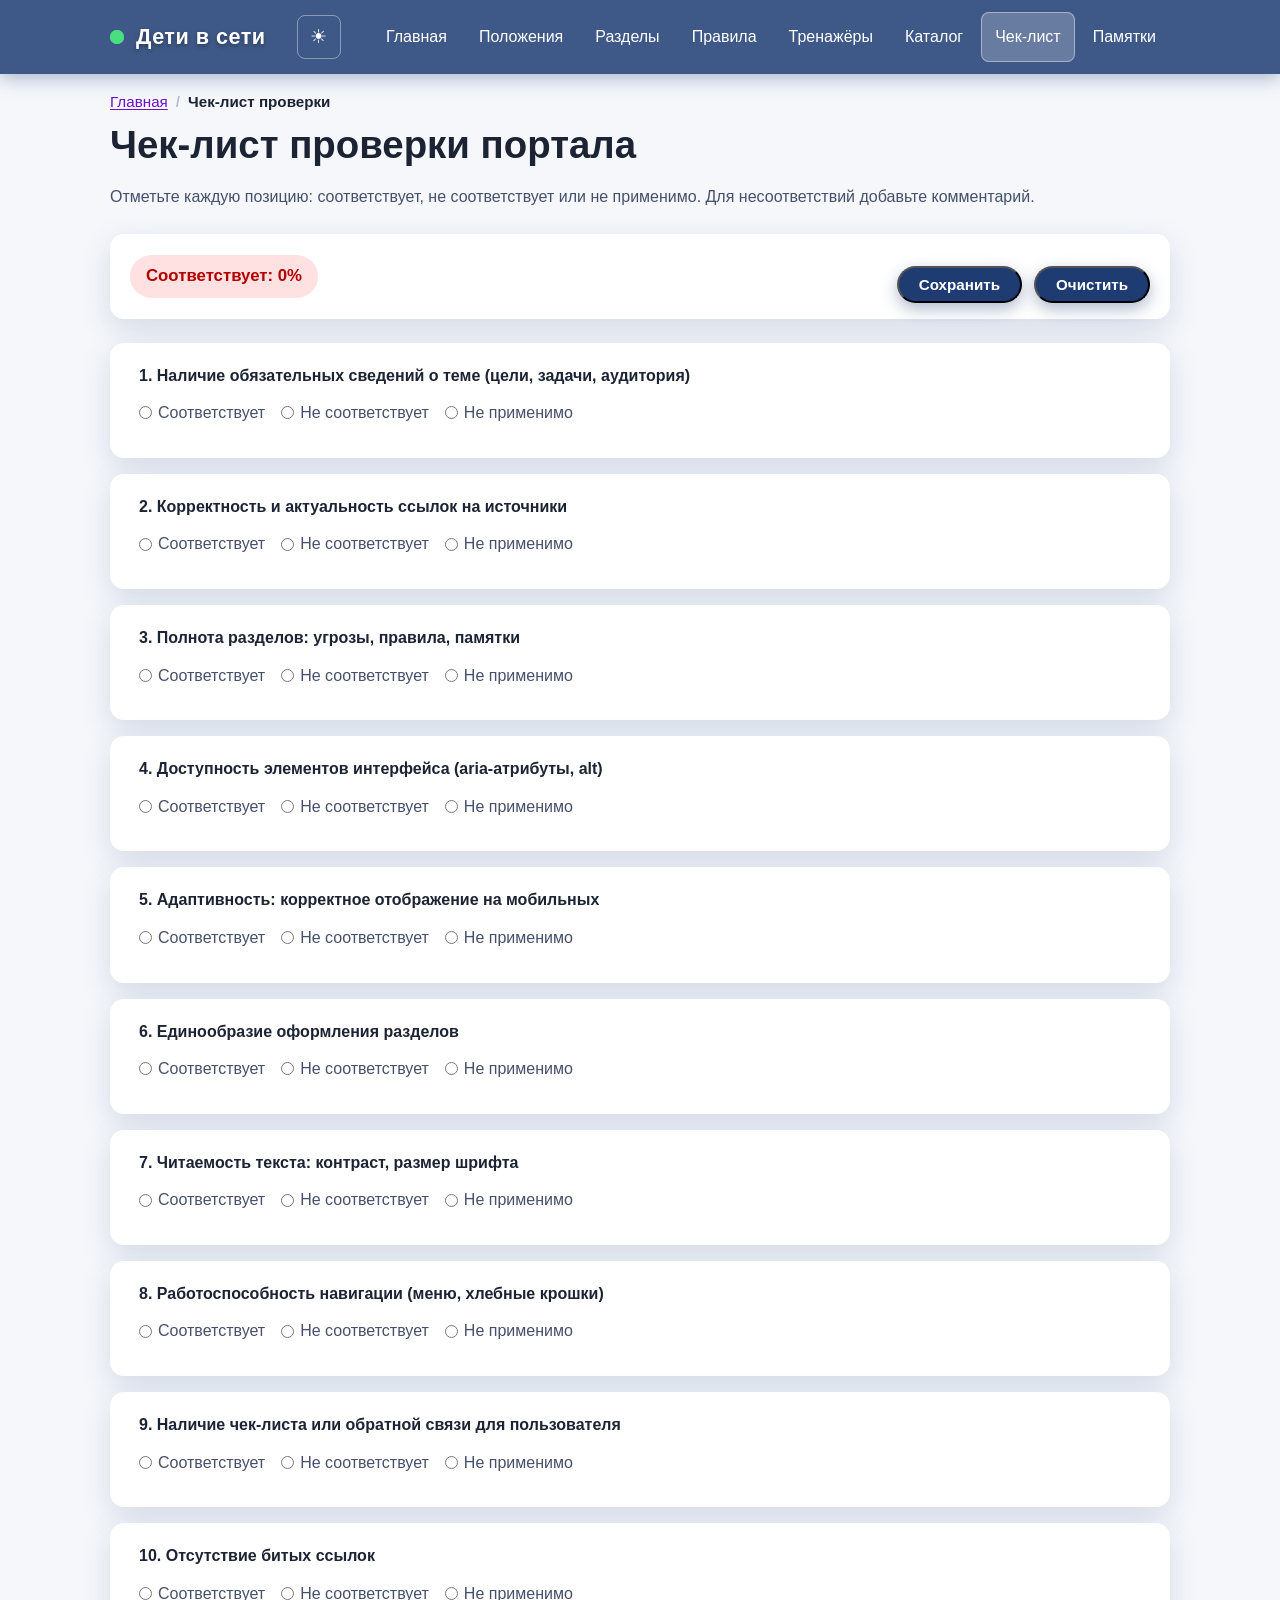
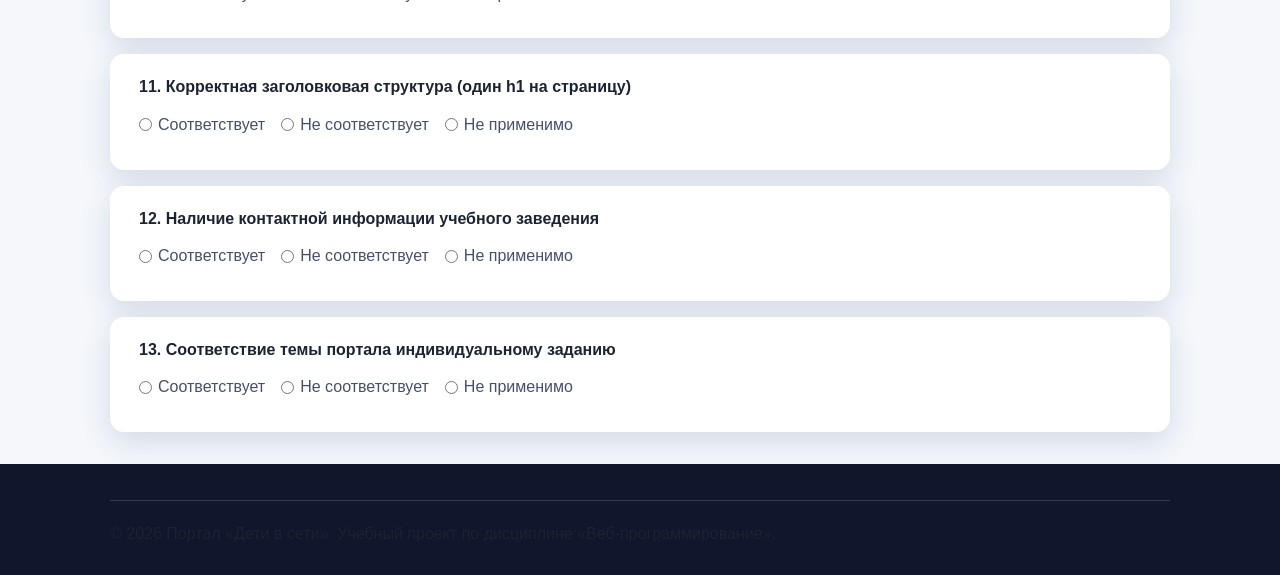
<file: main/checklist.html>
<!DOCTYPE html>
<html lang="ru">
<head>
  <meta charset="UTF-8">
  <meta name="viewport" content="width=device-width, initial-scale=1.0">
  <title>Чек-лист проверки — Дети в сети</title>
  <meta name="description" content="Интерактивный чек-лист проверки портала по безопасности детей в интернете.">
  <link rel="stylesheet" href="../css/base.css">
  <link rel="stylesheet" href="../css/layout.css">
  <link rel="stylesheet" href="../css/animations.css">
  <link rel="stylesheet" href="../css/responsive.css">
  <link rel="stylesheet" href="../css/theme.css">
  <link rel="stylesheet" href="../css/checklist.css">
  <link rel="stylesheet" href="../css/print.css" media="print">
  <script src="../js/jquery.min.js"></script>
  <script src="../js/app.js" defer></script>
  <script src="../js/checklist.js" defer></script>
</head>
<body id="top">

  <header class="site-header">
    <div class="container header-inner">
      <a class="logo" href="index.html" aria-label="Портал «Дети в сети» — на главную">
        <span class="pulse-dot" aria-hidden="true"></span>
        <span class="logo-text">Дети в сети</span>
      </a>

      <button class="theme-toggle" type="button" aria-label="Переключить тему"></button>

      <button class="nav-toggle" type="button" aria-expanded="false" aria-controls="main-nav">
        <span class="nav-toggle__bar"></span>
        <span class="nav-toggle__bar"></span>
        <span class="nav-toggle__bar"></span>
        <span class="visually-hidden">Открыть меню</span>
      </button>

      <nav class="main-nav" id="main-nav" aria-label="Основная навигация">
        <ul>
          <li><a href="index.html">Главная</a></li>
          <li><a href="index.html#key-points">Положения</a></li>
          <li><a href="index.html#threats">Разделы</a></li>
          <li><a href="index.html#rules">Правила</a></li>
          <li><a href="index.html#games">Тренажёры</a></li>
          <li><a href="registry.html">Каталог</a></li>
          <li><a href="checklist.html" aria-current="page">Чек-лист</a></li>
          <li><a href="index.html#memos">Памятки</a></li>
        </ul>
      </nav>
    </div>
  </header>

  <nav class="breadcrumbs container" aria-label="Хлебные крошки">
    <ol>
      <li><a href="index.html">Главная</a></li>
      <li aria-current="page">Чек-лист проверки</li>
    </ol>
  </nav>

  <main class="container">
    <h1>Чек-лист проверки портала</h1>
    <p class="section-note">Отметьте каждую позицию: соответствует, не соответствует или не применимо. Для несоответствий добавьте комментарий.</p>

    <div class="checklist-toolbar">
      <div class="checklist-result" id="checklist-result" aria-live="polite">
        Соответствует: <strong>0%</strong>
      </div>
      <button class="btn btn--small" type="button" id="checklist-save">Сохранить</button>
      <button class="btn btn--small" type="button" id="checklist-clear">Очистить</button>
    </div>

    <form class="checklist" id="checklist" novalidate>
      <ol class="checklist__list" id="checklist-list"></ol>
    </form>
  </main>

  <footer class="site-footer">
    <div class="container footer-inner">
      <div class="footer-bottom">
        <p>&copy; 2026 Портал «Дети в сети». Учебный проект по дисциплине «Веб-программирование».</p>
      </div>
    </div>
  </footer>

  <script src="../js/nav.js"></script>
</body>
</html>
</file>
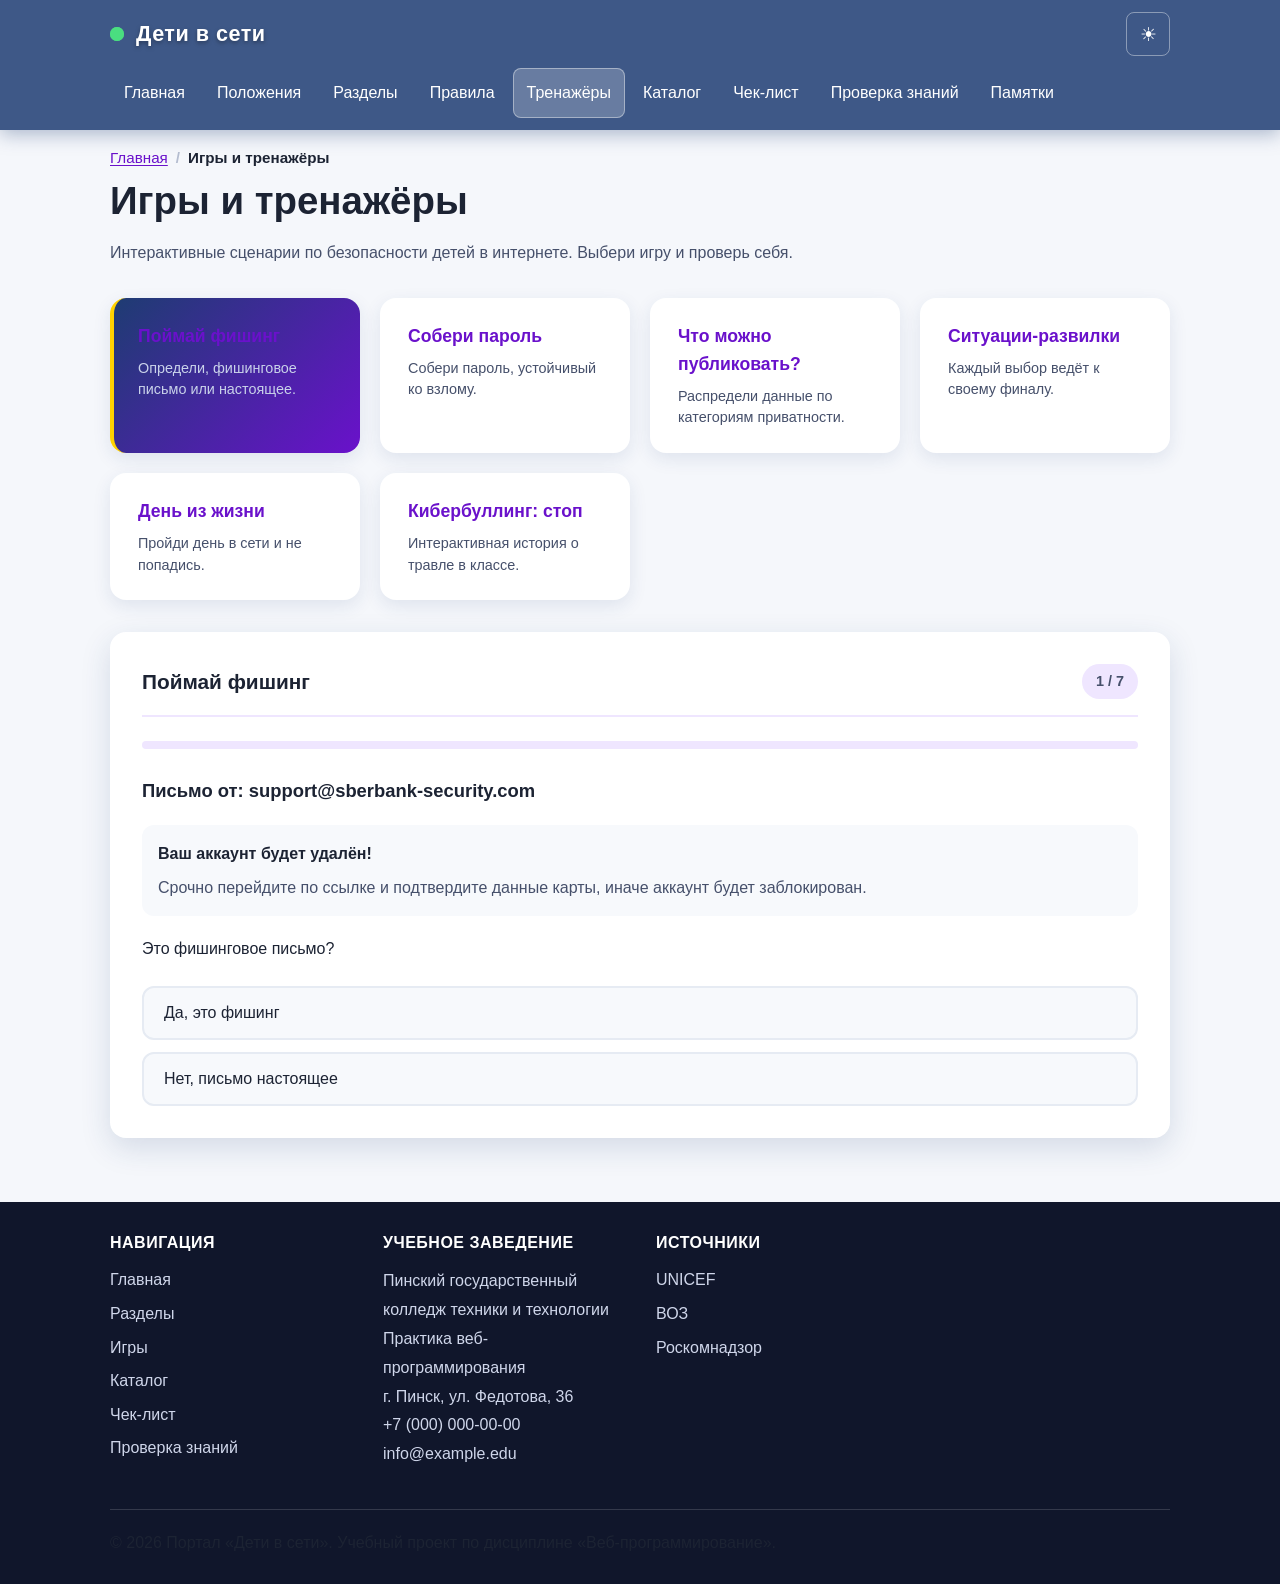
<file: main/games.html>
<!DOCTYPE html>
<html lang="ru">
<head>
  <meta charset="UTF-8">
  <meta name="viewport" content="width=device-width, initial-scale=1.0">
  <title>Игры и тренажёры — Дети в сети</title>
  <meta name="description" content="Интерактивные игры и тренажёры по безопасности детей в интернете.">
  <link rel="stylesheet" href="../css/base.css">
  <link rel="stylesheet" href="../css/layout.css">
  <link rel="stylesheet" href="../css/animations.css">
  <link rel="stylesheet" href="../css/responsive.css">
  <link rel="stylesheet" href="../css/theme.css">
  <link rel="stylesheet" href="../css/checklist.css">
  <link rel="stylesheet" href="../css/games.css">
  <link rel="stylesheet" href="../css/print.css" media="print">
  <link rel="stylesheet" href="../css/print.css" media="print">
  <script src="../js/jquery.min.js"></script>
  <script src="../js/app.js" defer></script>
  <script src="../js/games.js" defer></script>
</head>
<body id="top">

  <header class="site-header">
    <div class="container header-inner">
      <a class="logo" href="index.html" aria-label="Портал «Дети в сети» — на главную">
        <span class="pulse-dot" aria-hidden="true"></span>
        <span class="logo-text">Дети в сети</span>
      </a>

      <button class="theme-toggle" type="button" aria-label="Переключить тему"></button>

      <button class="nav-toggle" type="button" aria-expanded="false" aria-controls="main-nav">
        <span class="nav-toggle__bar"></span>
        <span class="nav-toggle__bar"></span>
        <span class="nav-toggle__bar"></span>
        <span class="visually-hidden">Открыть меню</span>
      </button>

      <nav class="main-nav" id="main-nav" aria-label="Основная навигация">
        <ul>
          <li><a href="index.html">Главная</a></li>
          <li><a href="index.html#key-points">Положения</a></li>
          <li><a href="index.html#threats">Разделы</a></li>
          <li><a href="index.html#rules">Правила</a></li>
          <li><a href="games.html" aria-current="page">Тренажёры</a></li>
          <li><a href="registry.html">Каталог</a></li>
          <li><a href="checklist.html">Чек-лист</a></li>
          <li><a href="knowledge.html">Проверка знаний</a></li>
          <li><a href="index.html#memos">Памятки</a></li>
        </ul>
      </nav>
    </div>
  </header>

  <nav class="breadcrumbs container" aria-label="Хлебные крошки">
    <ol>
      <li><a href="index.html">Главная</a></li>
      <li aria-current="page">Игры и тренажёры</li>
    </ol>
  </nav>

  <main class="container">
    <h1>Игры и тренажёры</h1>
    <p class="section-note">Интерактивные сценарии по безопасности детей в интернете. Выбери игру и проверь себя.</p>

    <!-- Меню выбора игры -->
    <div class="games-menu">
      <a href="#phishing" class="game-card" data-game="phishing">
        <div class="game-card__title">Поймай фишинг</div>
        <div class="game-card__desc">Определи, фишинговое письмо или настоящее.</div>
      </a>
      <a href="#password" class="game-card" data-game="password">
        <div class="game-card__title">Собери пароль</div>
        <div class="game-card__desc">Собери пароль, устойчивый ко взлому.</div>
      </a>
      <a href="#publish" class="game-card" data-game="publish">
        <div class="game-card__title">Что можно публиковать?</div>
        <div class="game-card__desc">Распредели данные по категориям приватности.</div>
      </a>
      <a href="#fork" class="game-card" data-game="fork">
        <div class="game-card__title">Ситуации-развилки</div>
        <div class="game-card__desc">Каждый выбор ведёт к своему финалу.</div>
      </a>
      <a href="#day" class="game-card" data-game="day">
        <div class="game-card__title">День из жизни</div>
        <div class="game-card__desc">Пройди день в сети и не попадись.</div>
      </a>
      <a href="#stop" class="game-card" data-game="stop">
        <div class="game-card__title">Кибербуллинг: стоп</div>
        <div class="game-card__desc">Интерактивная история о травле в классе.</div>
      </a>
    </div>

    <!-- Контейнер активной игры -->
    <div class="game-container" id="game-container"></div>
  </main>

  <footer class="site-footer">
    <div class="container footer-inner">
      <div class="footer-col">
        <h2 class="footer-col__title">Навигация</h2>
        <nav class="footer-nav" aria-label="Навигация в подвале">
          <ul>
            <li><a href="index.html">Главная</a></li>
            <li><a href="index.html#threats">Разделы</a></li>
            <li><a href="games.html">Игры</a></li>
            <li><a href="registry.html">Каталог</a></li>
            <li><a href="checklist.html">Чек-лист</a></li>
            <li><a href="knowledge.html">Проверка знаний</a></li>
          </ul>
        </nav>
      </div>

      <div class="footer-col footer-contacts">
        <h2 class="footer-col__title">Учебное заведение</h2>
        <p>Пинский государственный колледж техники и технологии<br>
           Практика веб-программирования<br>
           г. Пинск, ул. Федотова, 36<br>
           +7 (000) 000-00-00<br>
           info@example.edu</p>
      </div>

      <div class="footer-col footer-sources">
        <h2 class="footer-col__title">Источники</h2>
        <ul>
          <li><a href="https://www.unicef.org/child-safety-online" target="_blank" rel="noopener">UNICEF</a></li>
          <li><a href="https://www.who.int/" target="_blank" rel="noopener">ВОЗ</a></li>
          <li><a href="https://pd.rkn.gov.ru/" target="_blank" rel="noopener">Роскомнадзор</a></li>
        </ul>
      </div>

      <div class="footer-bottom">
        <p>&copy; 2026 Портал «Дети в сети». Учебный проект по дисциплине «Веб-программирование».</p>
      </div>
    </div>
  </footer>

  <script src="../js/nav.js"></script>
</body>
</html>
</file>
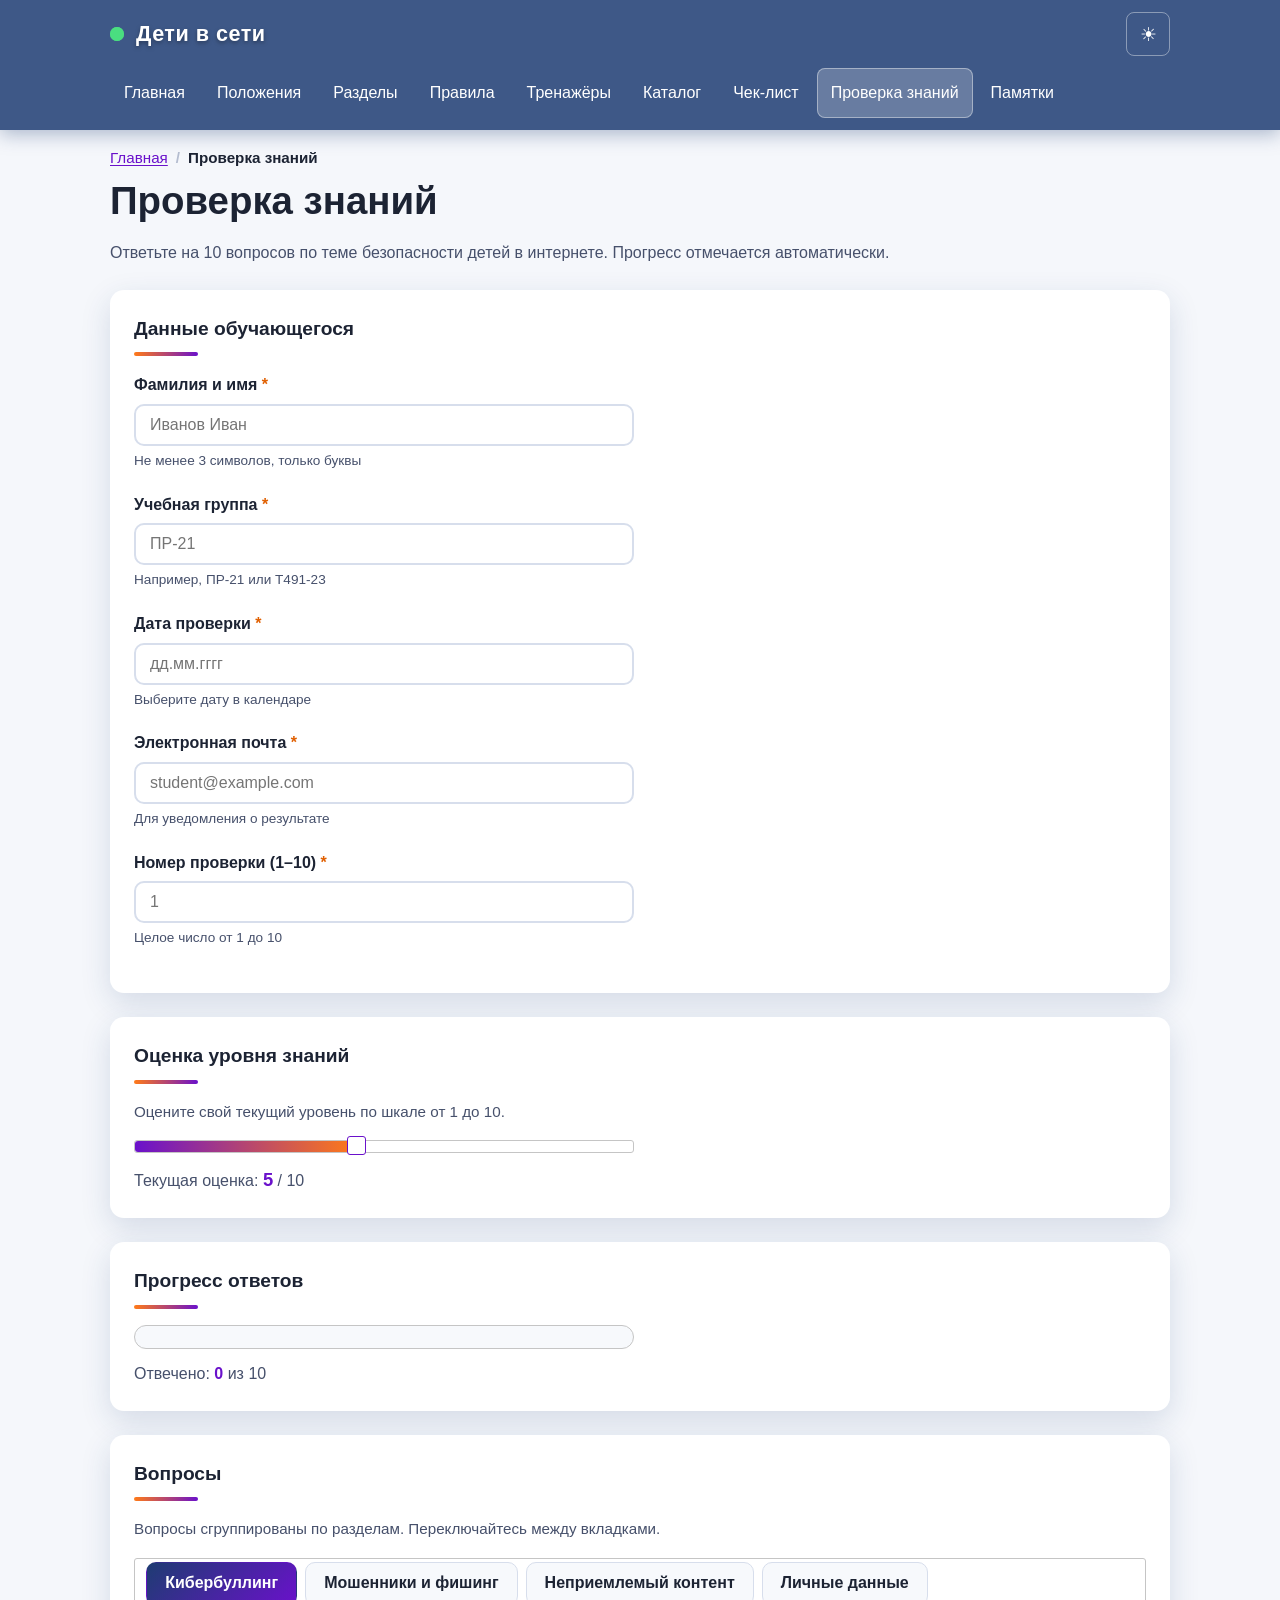
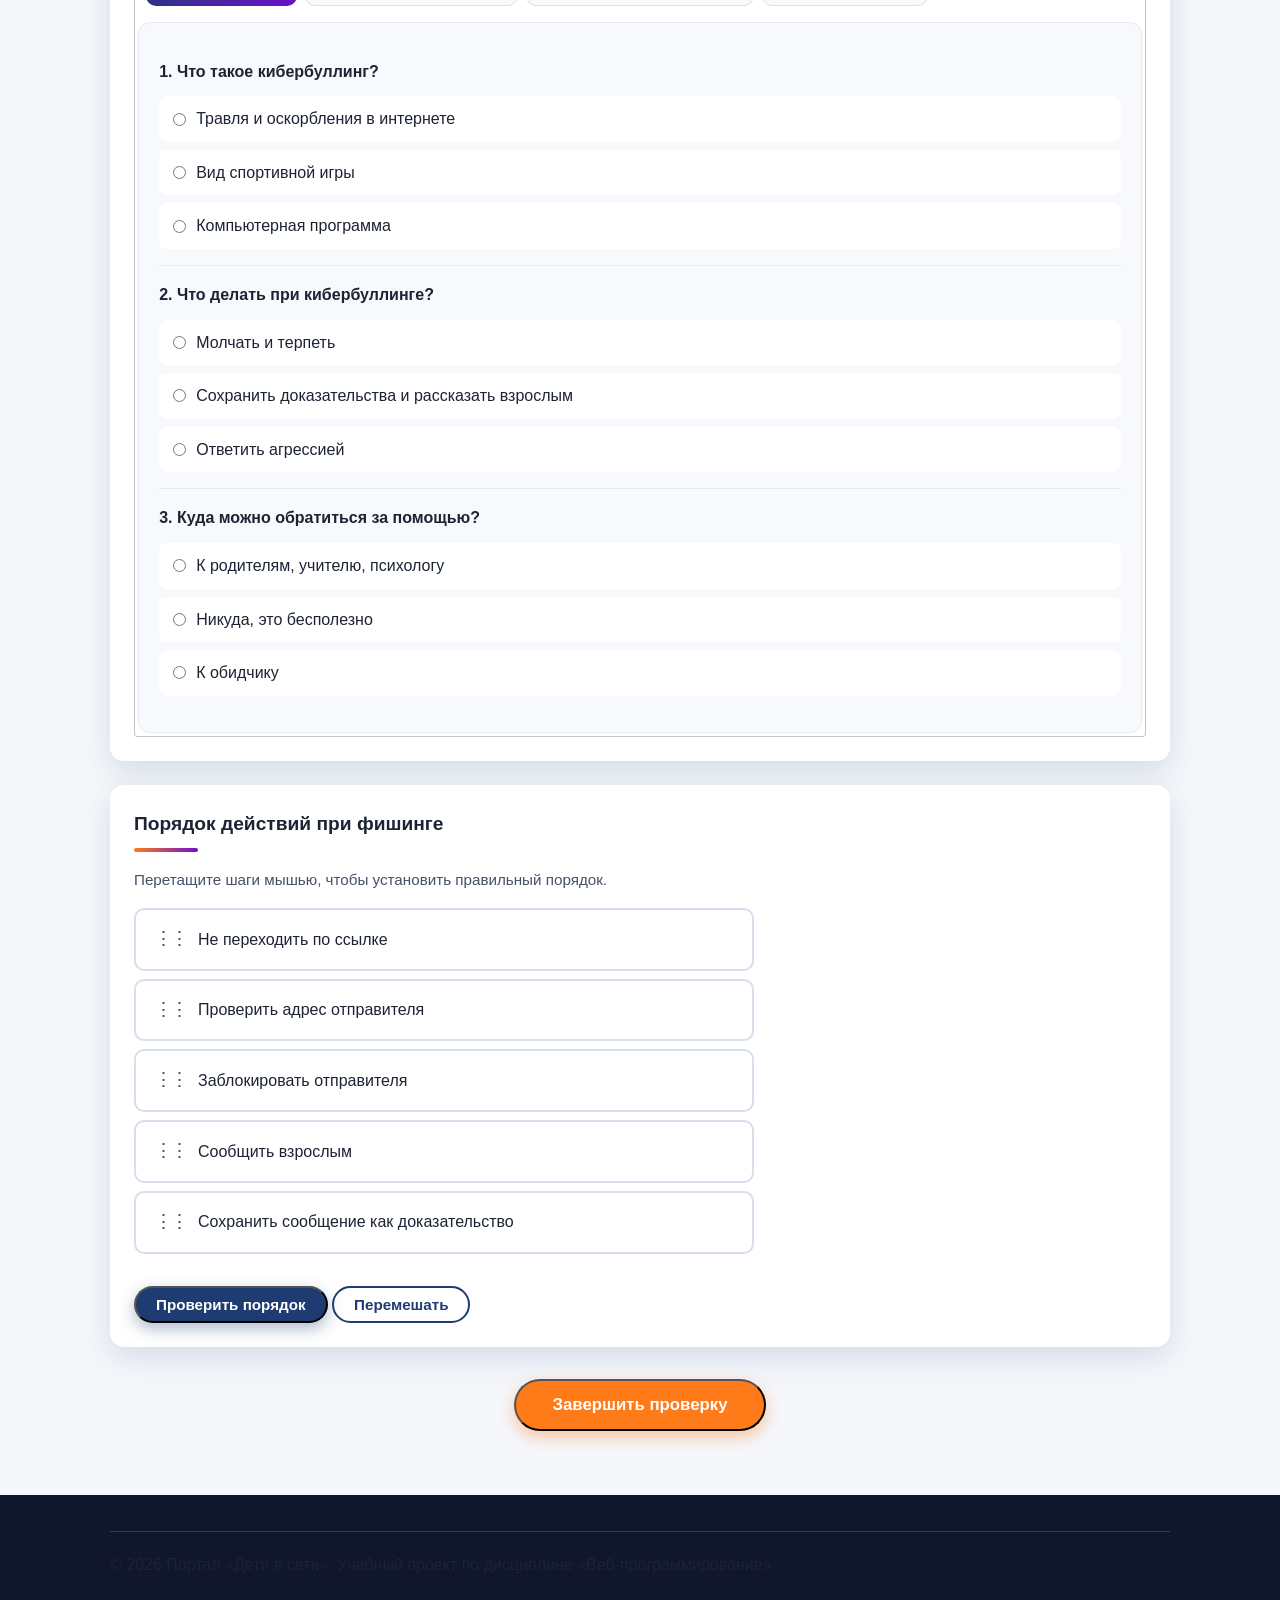
<file: main/knowledge.html>
<!DOCTYPE html>
<html lang="ru">
<head>
  <meta charset="UTF-8">
  <meta name="viewport" content="width=device-width, initial-scale=1.0">
  <title>Проверка знаний — Дети в сети</title>
  <meta name="description" content="Интерактивная проверка знаний по безопасности детей в интернете.">
  <link rel="stylesheet" href="../css/base.css">
  <link rel="stylesheet" href="../css/layout.css">
  <link rel="stylesheet" href="../css/animations.css">
  <link rel="stylesheet" href="../css/responsive.css">
  <link rel="stylesheet" href="../css/theme.css">
  <link rel="stylesheet" href="../css/jquery-ui.css">
  <link rel="stylesheet" href="../css/knowledge.css">
  <link rel="stylesheet" href="../css/print.css" media="print">
  <script src="../js/jquery.min.js"></script>
  <script src="../js/jquery-ui.min.js"></script>
  <script src="../js/jquery.validate.min.js"></script>
  <script src="../js/messages_ru.min.js"></script>
  <script src="../js/app.js" defer></script>
  <script src="../js/knowledge.js" defer></script>
</head>
<body id="top">

  <header class="site-header">
    <div class="container header-inner">
      <a class="logo" href="index.html" aria-label="Портал «Дети в сети» — на главную">
        <span class="pulse-dot" aria-hidden="true"></span>
        <span class="logo-text">Дети в сети</span>
      </a>

      <button class="theme-toggle" type="button" aria-label="Переключить тему"></button>

      <button class="nav-toggle" type="button" aria-expanded="false" aria-controls="main-nav">
        <span class="nav-toggle__bar"></span>
        <span class="nav-toggle__bar"></span>
        <span class="nav-toggle__bar"></span>
        <span class="visually-hidden">Открыть меню</span>
      </button>

      <nav class="main-nav" id="main-nav" aria-label="Основная навигация">
        <ul>
          <li><a href="index.html">Главная</a></li>
          <li><a href="index.html#key-points">Положения</a></li>
          <li><a href="index.html#threats">Разделы</a></li>
          <li><a href="index.html#rules">Правила</a></li>
          <li><a href="index.html#games">Тренажёры</a></li>
          <li><a href="registry.html">Каталог</a></li>
          <li><a href="checklist.html">Чек-лист</a></li>
          <li><a href="knowledge.html" aria-current="page">Проверка знаний</a></li>
          <li><a href="index.html#memos">Памятки</a></li>
        </ul>
      </nav>
    </div>
  </header>

  <nav class="breadcrumbs container" aria-label="Хлебные крошки">
    <ol>
      <li><a href="index.html">Главная</a></li>
      <li aria-current="page">Проверка знаний</li>
    </ol>
  </nav>

  <main class="container">
    <h1>Проверка знаний</h1>
    <p class="section-note">Ответьте на 10 вопросов по теме безопасности детей в интернете. Прогресс отмечается автоматически.</p>

    <form id="knowledge-form" novalidate>

      <section class="form-section">
        <h2>Данные обучающегося</h2>

        <div class="form-row">
          <label for="student-name">Фамилия и имя <span class="required-mark">*</span></label>
          <input type="text" id="student-name" name="studentName" placeholder="Иванов Иван" autocomplete="off">
          <span class="field-hint">Не менее 3 символов, только буквы</span>
        </div>

        <div class="form-row">
          <label for="student-group">Учебная группа <span class="required-mark">*</span></label>
          <input type="text" id="student-group" name="studentGroup" placeholder="ПР-21" autocomplete="off">
          <span class="field-hint">Например, ПР-21 или T491-23</span>
        </div>

        <div class="form-row">
          <label for="check-date">Дата проверки <span class="required-mark">*</span></label>
          <input type="text" id="check-date" name="checkDate" placeholder="дд.мм.гггг" readonly>
          <span class="field-hint">Выберите дату в календаре</span>
        </div>

        <div class="form-row">
          <label for="student-email">Электронная почта <span class="required-mark">*</span></label>
          <input type="text" id="student-email" name="studentEmail" placeholder="student@example.com" autocomplete="email">
          <span class="field-hint">Для уведомления о результате</span>
        </div>

        <div class="form-row">
          <label for="check-number">Номер проверки (1–10) <span class="required-mark">*</span></label>
          <input type="text" id="check-number" name="checkNumber" placeholder="1" autocomplete="off">
          <span class="field-hint">Целое число от 1 до 10</span>
        </div>
      </section>

      <section class="form-section">
        <h2>Оценка уровня знаний</h2>
        <p class="section-hint">Оцените свой текущий уровень по шкале от 1 до 10.</p>
        <div id="slider-level" class="slider" aria-label="Оценка уровня знаний"></div>
        <div class="slider-value">Текущая оценка: <strong id="slider-level-value">5</strong> / 10</div>
      </section>

      <section class="form-section">
        <h2>Прогресс ответов</h2>
        <div id="progressbar" class="progressbar" aria-label="Прогресс ответов"></div>
        <div class="progress-label">Отвечено: <strong id="progress-count">0</strong> из <span id="progress-total">10</span></div>
      </section>

      <section class="form-section">
        <h2>Вопросы</h2>
        <p class="section-hint">Вопросы сгруппированы по разделам. Переключайтесь между вкладками.</p>
        <div id="tabs">
          <ul>
            <li><a href="#tab-1">Кибербуллинг</a></li>
            <li><a href="#tab-2">Мошенники и фишинг</a></li>
            <li><a href="#tab-3">Неприемлемый контент</a></li>
            <li><a href="#tab-4">Личные данные</a></li>
          </ul>
          <div id="tab-1"></div>
          <div id="tab-2"></div>
          <div id="tab-3"></div>
          <div id="tab-4"></div>
        </div>
      </section>

      <section class="form-section">
        <h2>Порядок действий при фишинге</h2>
        <p class="section-hint">Перетащите шаги мышью, чтобы установить правильный порядок.</p>
        <ul id="sortable-steps" class="sortable">
          <li class="sortable-item" data-step="1">
            <span class="sortable-handle" aria-hidden="true">⋮⋮</span>
            Не переходить по ссылке
          </li>
          <li class="sortable-item" data-step="2">
            <span class="sortable-handle" aria-hidden="true">⋮⋮</span>
            Проверить адрес отправителя
          </li>
          <li class="sortable-item" data-step="3">
            <span class="sortable-handle" aria-hidden="true">⋮⋮</span>
            Сохранить сообщение как доказательство
          </li>
          <li class="sortable-item" data-step="4">
            <span class="sortable-handle" aria-hidden="true">⋮⋮</span>
            Заблокировать отправителя
          </li>
          <li class="sortable-item" data-step="5">
            <span class="sortable-handle" aria-hidden="true">⋮⋮</span>
            Сообщить взрослым
          </li>
        </ul>

        <div class="sortable-actions">
          <button type="button" class="btn btn--small" id="check-order">Проверить порядок</button>
          <button type="button" class="btn btn--small btn--ghost" id="shuffle-order">Перемешать</button>
        </div>

        <div id="order-result" class="order-result" role="alert" aria-live="polite"></div>
      </section>

      <div class="form-actions">
        <button type="submit" class="btn btn--accent">Завершить проверку</button>
      </div>
    </form>
  </main>

  <footer class="site-footer">
    <div class="container footer-inner">
      <div class="footer-bottom">
        <p>&copy; 2026 Портал «Дети в сети». Учебный проект по дисциплине «Веб-программирование».</p>
      </div>
    </div>
  </footer>

  <div id="dialog-result" title="Результат проверки" style="display:none;">
    <p id="dialog-text"></p>
  </div>

  <script src="../js/nav.js"></script>
</body>
</html>
</file>
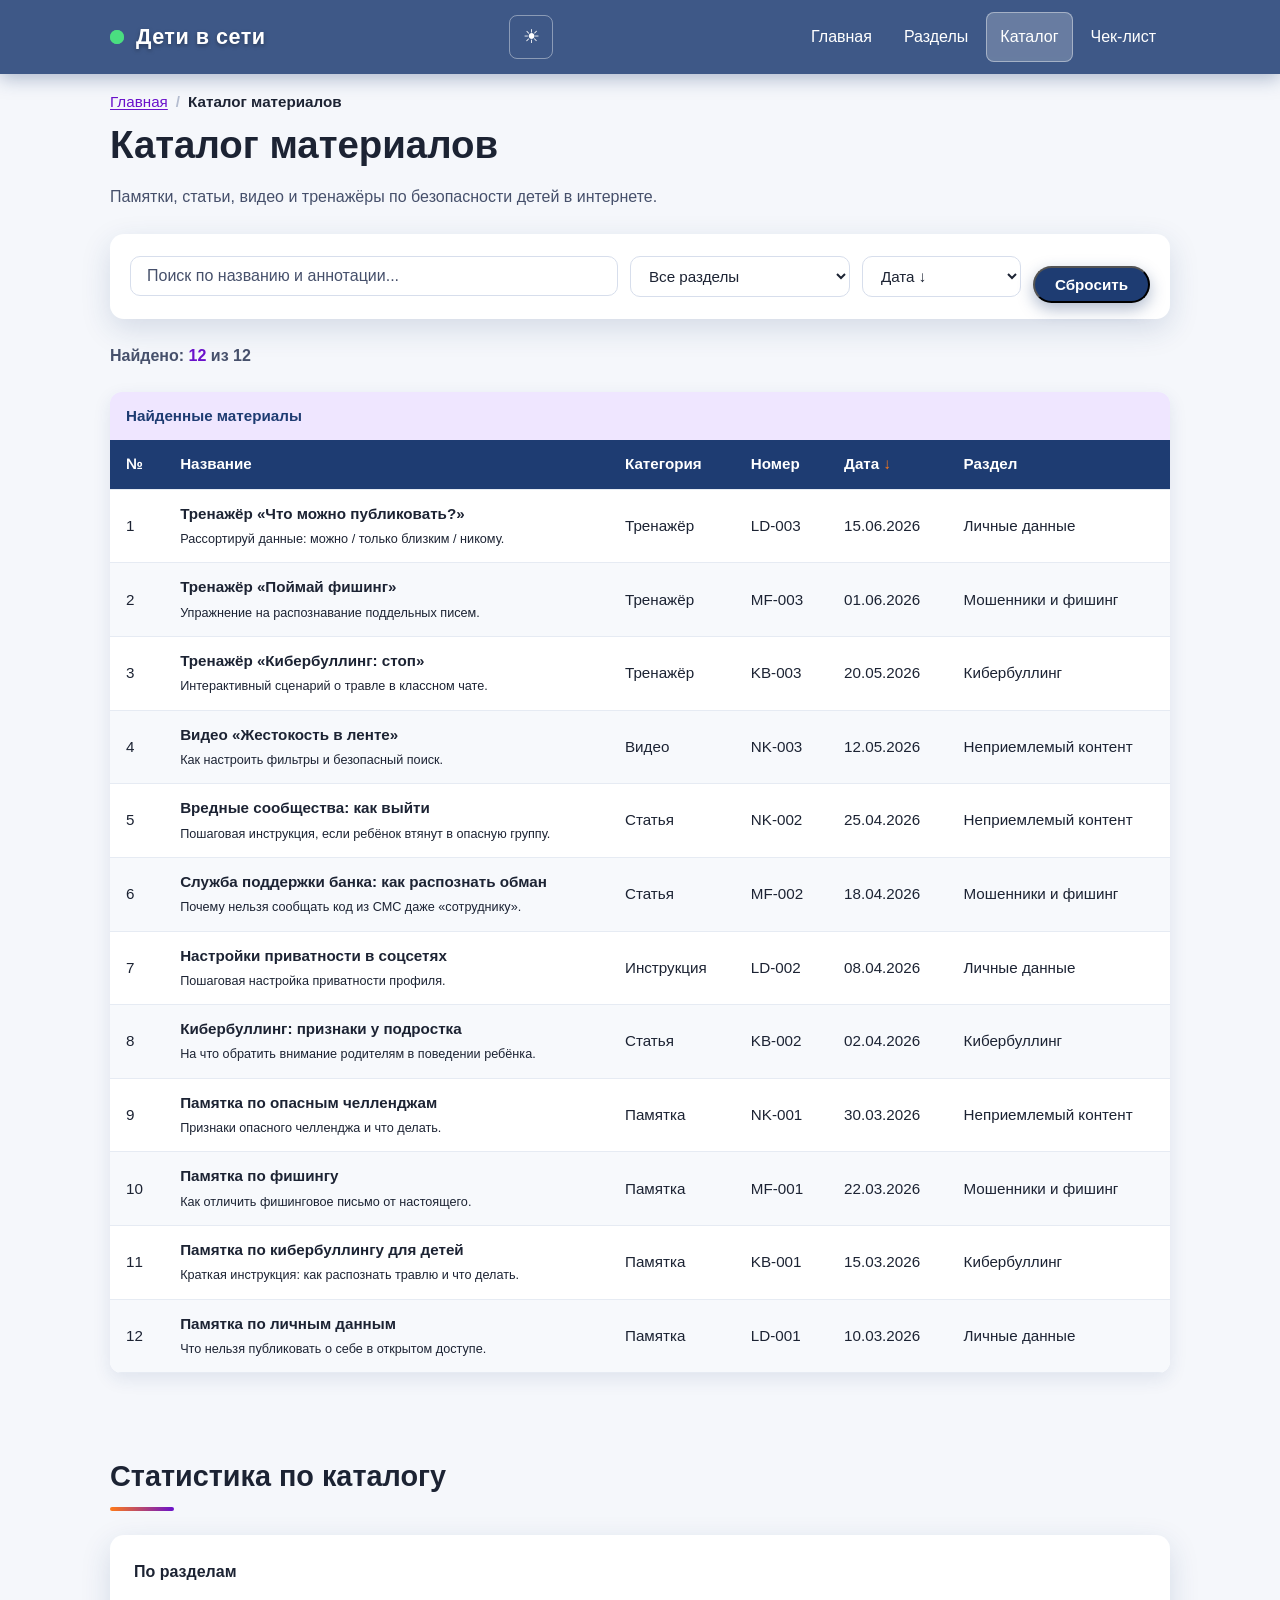
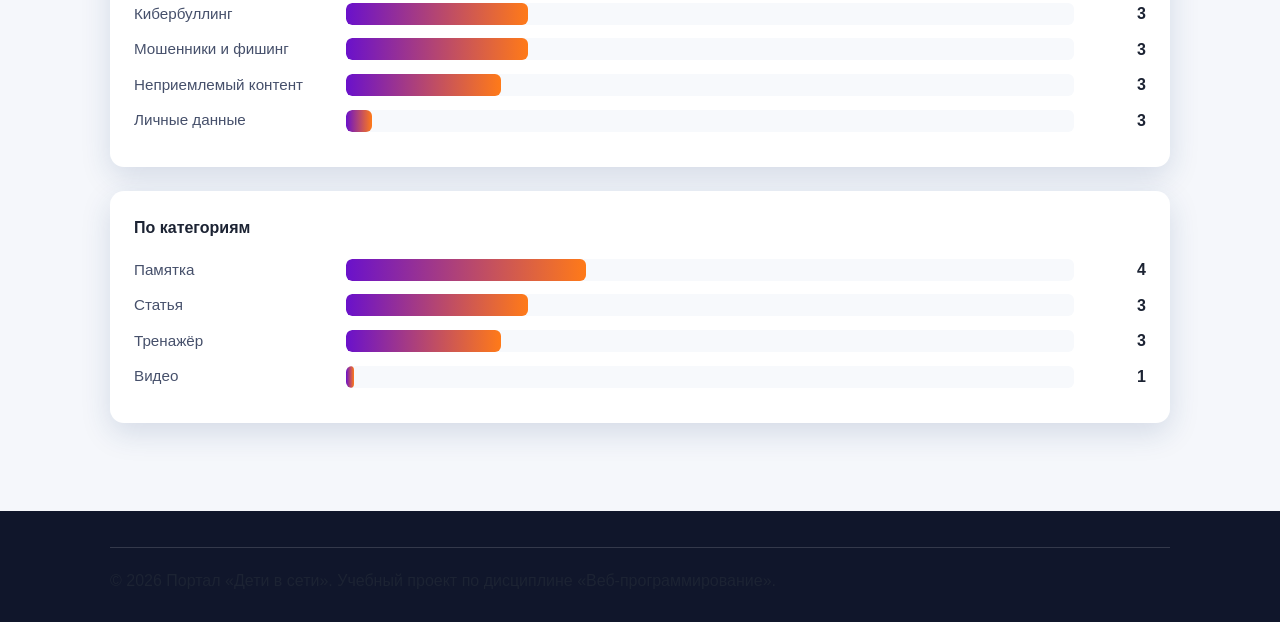
<file: main/registry.html>
<!DOCTYPE html>
<html lang="ru">
<head>
  <meta charset="UTF-8">
  <meta name="viewport" content="width=device-width, initial-scale=1.0">
  <title>Каталог материалов — Дети в сети</title>
  <meta name="description" content="Каталог памяток, статей и тренажёров по безопасности детей в интернете.">
  <link rel="stylesheet" href="../css/base.css">
  <link rel="stylesheet" href="../css/layout.css">
  <link rel="stylesheet" href="../css/animations.css">
  <link rel="stylesheet" href="../css/responsive.css">
  <link rel="stylesheet" href="../css/theme.css">
  <link rel="stylesheet" href="../css/checklist.css">
  <link rel="stylesheet" href="../css/registry.css">
  <link rel="stylesheet" href="../css/print.css" media="print">
  <script src="../js/jquery.min.js"></script>
  <script src="../js/app.js" defer></script>
  <script src="../js/registry.js" defer></script>
</head>
<body id="top">

  <header class="site-header">
    <div class="container header-inner">
      <a class="logo" href="index.html">
        <span class="pulse-dot" aria-hidden="true"></span>
        <span class="logo-text">Дети в сети</span>
      </a>

      <button class="theme-toggle" type="button" aria-label="Переключить тему"></button>

      <button class="nav-toggle" type="button" aria-expanded="false" aria-controls="main-nav">
        <span class="nav-toggle__bar"></span>
        <span class="nav-toggle__bar"></span>
        <span class="nav-toggle__bar"></span>
        <span class="visually-hidden">Открыть меню</span>
      </button>

      <nav class="main-nav" id="main-nav" aria-label="Основная навигация">
        <ul>
          <li><a href="index.html">Главная</a></li>
          <li><a href="index.html#threats">Разделы</a></li>
          <li><a href="registry.html" aria-current="page">Каталог</a></li>
          <li><a href="checklist.html">Чек-лист</a></li>
        </ul>
      </nav>
    </div>
  </header>

  <nav class="breadcrumbs container" aria-label="Хлебные крошки">
    <ol>
      <li><a href="index.html">Главная</a></li>
      <li aria-current="page">Каталог материалов</li>
    </ol>
  </nav>

  <main class="container">
    <h1>Каталог материалов</h1>
    <p class="section-note">Памятки, статьи, видео и тренажёры по безопасности детей в интернете.</p>

    <div class="registry-filters">
      <input type="search" id="registry-search" placeholder="Поиск по названию и аннотации..." aria-label="Поиск">
      <select id="registry-section" aria-label="Раздел">
        <option value="">Все разделы</option>
        <option value="Кибербуллинг">Кибербуллинг</option>
        <option value="Мошенники и фишинг">Мошенники и фишинг</option>
        <option value="Неприемлемый контент">Неприемлемый контент</option>
        <option value="Личные данные">Личные данные</option>
      </select>
      <select id="registry-sort" aria-label="Сортировка">
        <option value="date-desc">Дата ↓</option>
        <option value="date-asc">Дата ↑</option>
        <option value="title-asc">Название А→Я</option>
        <option value="title-desc">Название Я→А</option>
      </select>
      <button class="btn btn--small" type="button" id="registry-reset">Сбросить</button>
    </div>

    <div class="registry-status" id="registry-status" aria-live="polite"></div>

    <div class="table-wrap">
      <table class="data-table registry-table">
        <caption>Найденные материалы</caption>
        <thead>
          <tr>
            <th scope="col">№</th>
            <th scope="col">Название</th>
            <th scope="col">Категория</th>
            <th scope="col">Номер</th>
            <th scope="col">Дата</th>
            <th scope="col">Раздел</th>
          </tr>
        </thead>
        <tbody id="registry-tbody"></tbody>
      </table>
    </div>

    <div class="registry-empty" id="registry-empty" hidden>
      Ничего не найдено. Попробуйте изменить фильтры.
    </div>

    <section class="registry-stats">
      <h2>Статистика по каталогу</h2>
      <div id="registry-stats" class="stats"></div>
    </section>
  </main>

  <footer class="site-footer">
    <div class="container footer-inner">
      <div class="footer-bottom">
        <p>&copy; 2026 Портал «Дети в сети». Учебный проект по дисциплине «Веб-программирование».</p>
      </div>
    </div>
  </footer>

  <script src="../js/nav.js"></script>
</body>
</html>
</file>
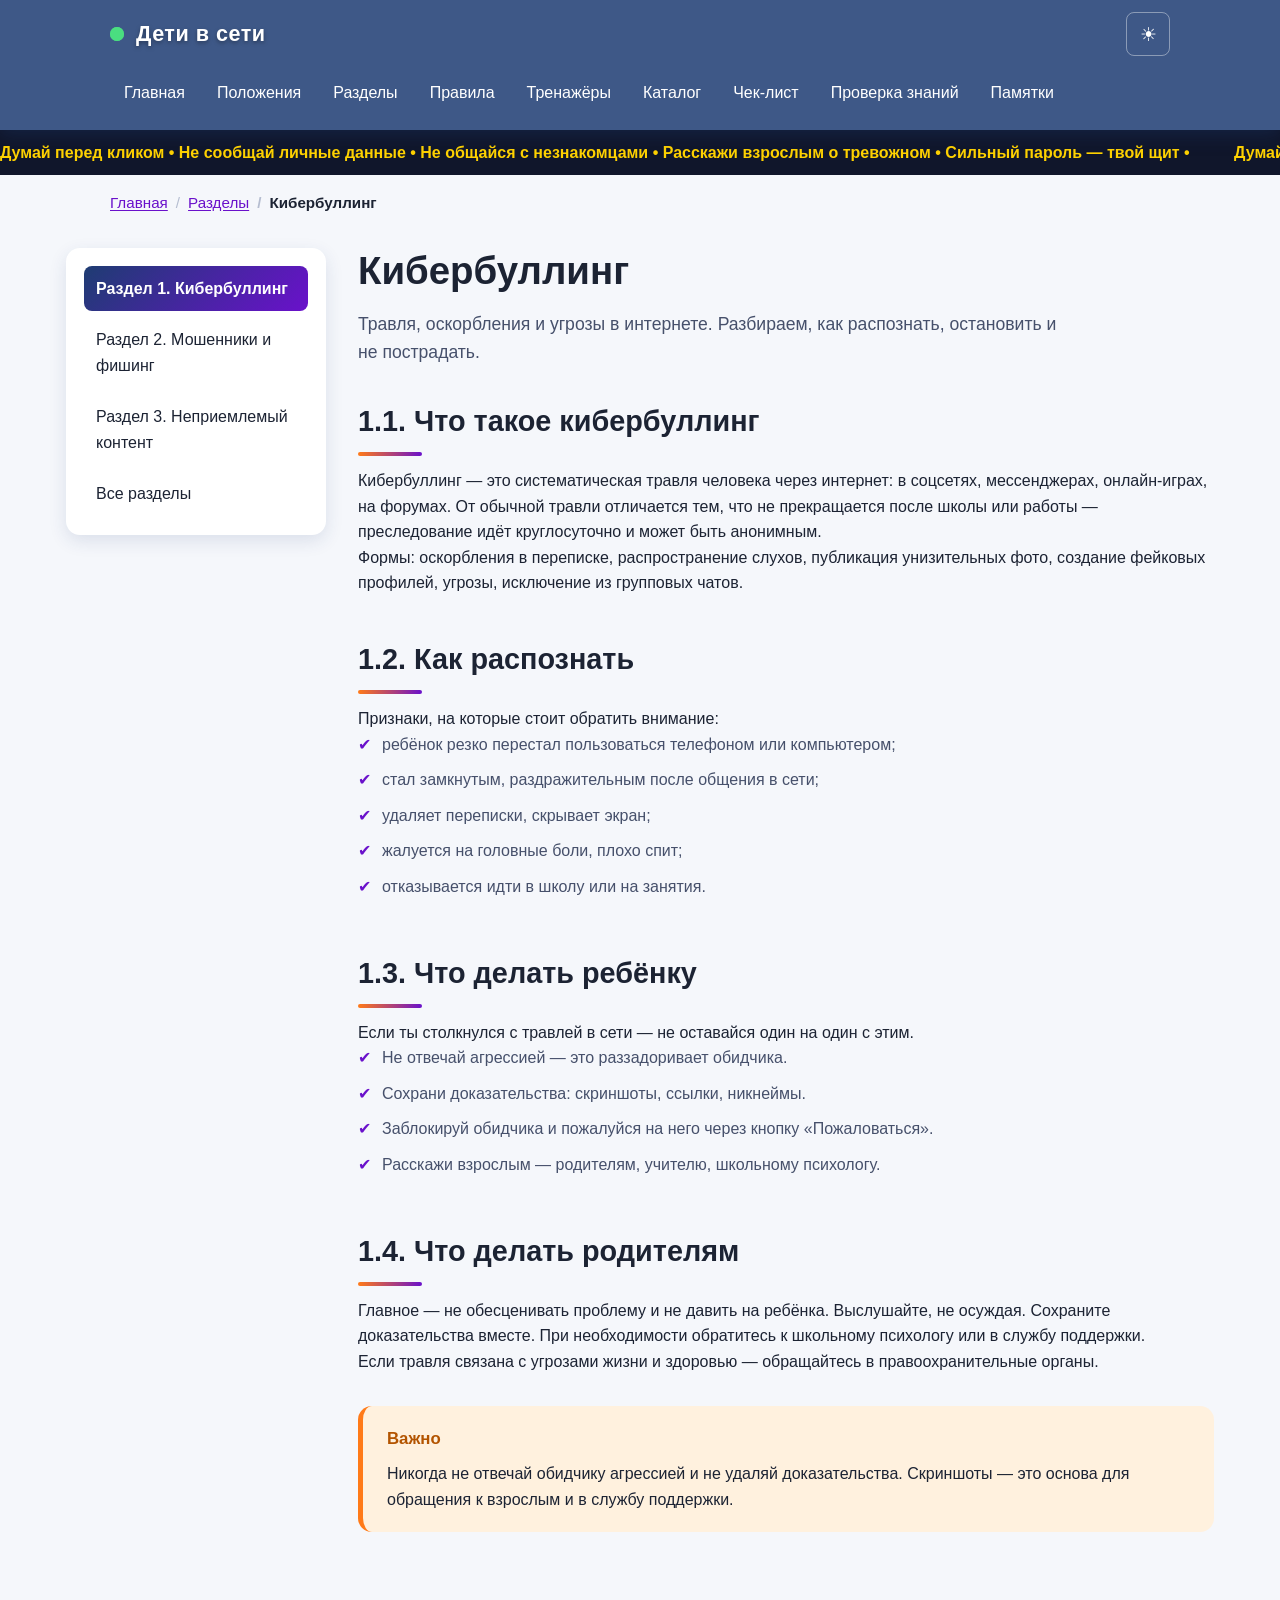
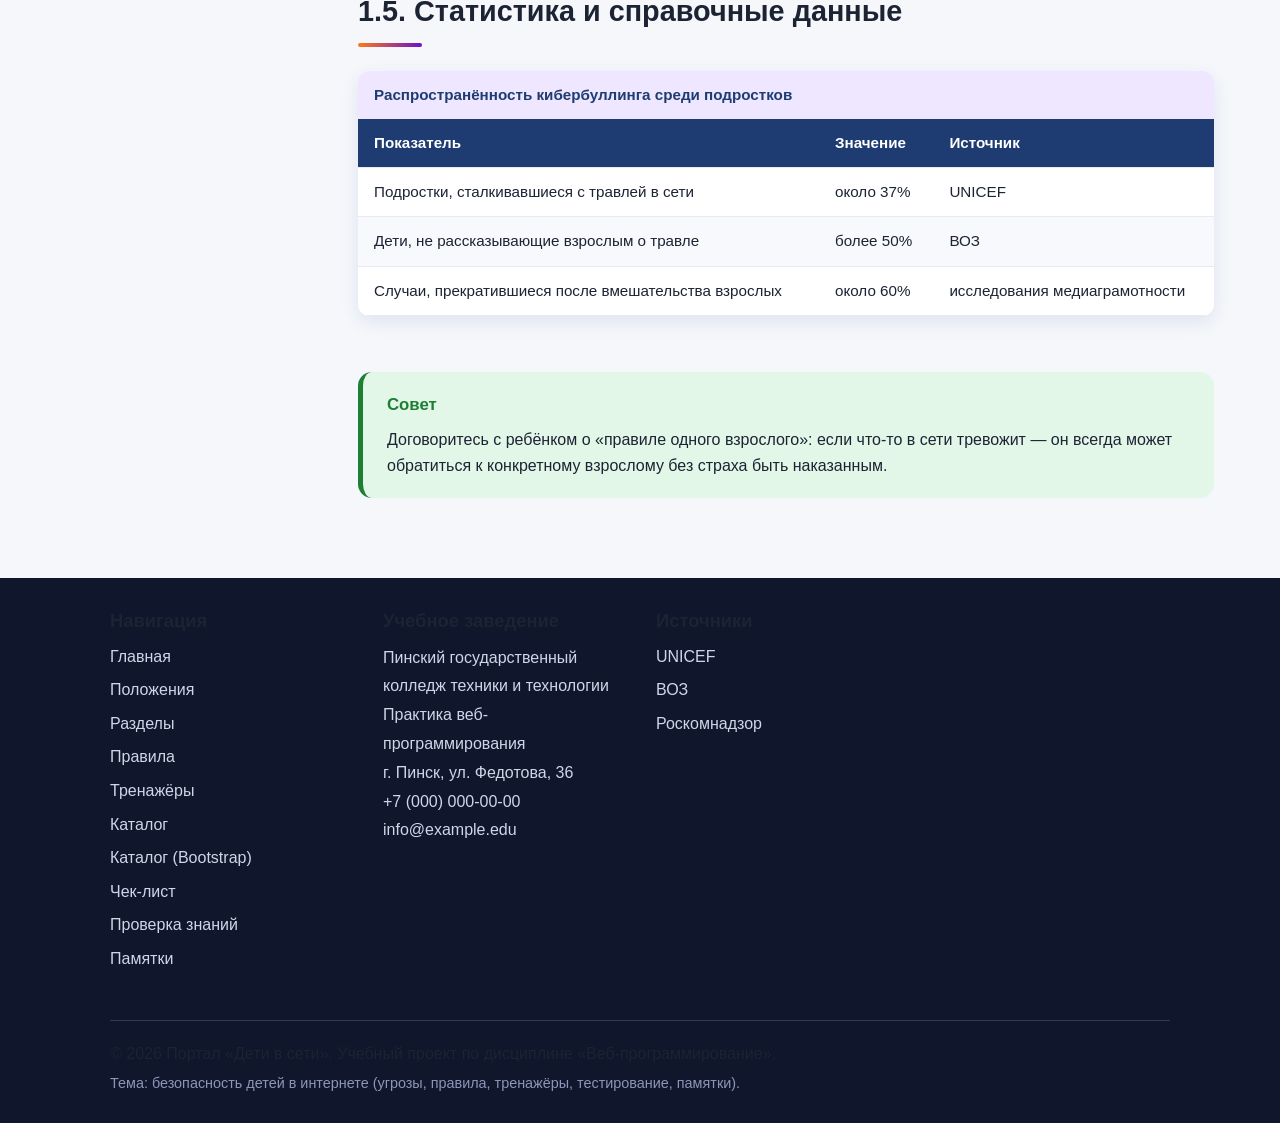
<file: main/section-1.html>
<!DOCTYPE html>
<html lang="ru">
<head>
  <meta charset="UTF-8">
  <meta name="viewport" content="width=device-width, initial-scale=1.0">
  <title>Раздел 1. Кибербуллинг — Дети в сети</title>
  <meta name="description" content="Кибербуллинг: что это, как распознать, что делать ребёнку и родителям.">
  <link rel="stylesheet" href="../css/base.css">
  <link rel="stylesheet" href="../css/layout.css">
  <link rel="stylesheet" href="../css/animations.css">
  <link rel="stylesheet" href="../css/responsive.css">
  <link rel="stylesheet" href="../css/theme.css">
  <link rel="stylesheet" href="../css/checklist.css">
  <link rel="stylesheet" href="../css/print.css" media="print">
  <script src="../js/jquery.min.js"></script>
  <script src="../js/app.js" defer></script>
</head>
<body id="top">

  <header class="site-header">
    <div class="container header-inner">
      <a class="logo" href="index.html" aria-label="Портал «Дети в сети» — на главную">
        <span class="pulse-dot" aria-hidden="true"></span>
        <span class="logo-text">Дети в сети</span>
      </a>

      <button class="theme-toggle" type="button" aria-label="Переключить тему"></button>

      <button class="nav-toggle" type="button" aria-expanded="false" aria-controls="main-nav">
        <span class="nav-toggle__bar"></span>
        <span class="nav-toggle__bar"></span>
        <span class="nav-toggle__bar"></span>
        <span class="visually-hidden">Открыть меню</span>
      </button>

      <nav class="main-nav" id="main-nav" aria-label="Основная навигация">
        <ul>
          <li><a href="index.html">Главная</a></li>
          <li><a href="index.html#key-points">Положения</a></li>
          <li><a href="index.html#threats">Разделы</a></li>
          <li><a href="index.html#rules">Правила</a></li>
          <li><a href="index.html#games">Тренажёры</a></li>
          <li><a href="registry.html">Каталог</a></li>
          <li><a href="checklist.html">Чек-лист</a></li>
          <li><a href="knowledge.html">Проверка знаний</a></li>
          <li><a href="index.html#memos">Памятки</a></li>
        </ul>
      </nav>
    </div>
  </header>

  <div class="marquee" aria-hidden="true">
    <div class="marquee-track">
      <span>Думай перед кликом&nbsp;&bull;&nbsp;Не сообщай личные данные&nbsp;&bull;&nbsp;Не общайся с незнакомцами&nbsp;&bull;&nbsp;Расскажи взрослым о тревожном&nbsp;&bull;&nbsp;Сильный пароль — твой щит&nbsp;&bull;&nbsp;</span>
      <span>Думай перед кликом&nbsp;&bull;&nbsp;Не сообщай личные данные&nbsp;&bull;&nbsp;Не общайся с незнакомцами&nbsp;&bull;&nbsp;Расскажи взрослым о тревожном&nbsp;&bull;&nbsp;Сильный пароль — твой щит&nbsp;&bull;&nbsp;</span>
    </div>
  </div>

  <nav class="breadcrumbs container" aria-label="Хлебные крошки">
    <ol>
      <li><a href="index.html">Главная</a></li>
      <li><a href="index.html#threats">Разделы</a></li>
      <li aria-current="page">Кибербуллинг</li>
    </ol>
  </nav>

  <div class="page">
    <aside class="page__aside">
      <nav class="sidenav" aria-label="Навигация по разделам">
        <ul>
          <li><a href="section-1.html" aria-current="page">Раздел 1. Кибербуллинг</a></li>
          <li><a href="section-2.html">Раздел 2. Мошенники и фишинг</a></li>
          <li><a href="section-3.html">Раздел 3. Неприемлемый контент</a></li>
          <li><a href="index.html#threats">Все разделы</a></li>
        </ul>
      </nav>
    </aside>

    <main class="page__main">
      <h1>Кибербуллинг</h1>
      <p class="lead">Травля, оскорбления и угрозы в интернете. Разбираем, как распознать, остановить и не пострадать.</p>

      <section>
        <h2>1.1. Что такое кибербуллинг</h2>
        <p>Кибербуллинг — это систематическая травля человека через интернет: в соцсетях, мессенджерах, онлайн-играх, на форумах. От обычной травли отличается тем, что не прекращается после школы или работы — преследование идёт круглосуточно и может быть анонимным.</p>
        <p>Формы: оскорбления в переписке, распространение слухов, публикация унизительных фото, создание фейковых профилей, угрозы, исключение из групповых чатов.</p>
      </section>

      <section>
        <h2>1.2. Как распознать</h2>
        <p>Признаки, на которые стоит обратить внимание:</p>
        <ul class="memo-list">
          <li>ребёнок резко перестал пользоваться телефоном или компьютером;</li>
          <li>стал замкнутым, раздражительным после общения в сети;</li>
          <li>удаляет переписки, скрывает экран;</li>
          <li>жалуется на головные боли, плохо спит;</li>
          <li>отказывается идти в школу или на занятия.</li>
        </ul>
      </section>

      <section>
        <h2>1.3. Что делать ребёнку</h2>
        <p>Если ты столкнулся с травлей в сети — не оставайся один на один с этим.</p>
        <ol class="memo-list">
          <li>Не отвечай агрессией — это раззадоривает обидчика.</li>
          <li>Сохрани доказательства: скриншоты, ссылки, никнеймы.</li>
          <li>Заблокируй обидчика и пожалуйся на него через кнопку «Пожаловаться».</li>
          <li>Расскажи взрослым — родителям, учителю, школьному психологу.</li>
        </ol>
      </section>

      <section>
        <h2>1.4. Что делать родителям</h2>
        <p>Главное — не обесценивать проблему и не давить на ребёнка. Выслушайте, не осуждая. Сохраните доказательства вместе. При необходимости обратитесь к школьному психологу или в службу поддержки.</p>
        <p>Если травля связана с угрозами жизни и здоровью — обращайтесь в правоохранительные органы.</p>
      </section>

      <aside class="notice notice--warning">
        <h3>Важно</h3>
        <p>Никогда не отвечай обидчику агрессией и не удаляй доказательства. Скриншоты — это основа для обращения к взрослым и в службу поддержки.</p>
      </aside>

      <section>
        <h2>1.5. Статистика и справочные данные</h2>
        <div class="table-wrap">
          <table class="data-table">
            <caption>Распространённость кибербуллинга среди подростков</caption>
            <thead>
              <tr>
                <th scope="col">Показатель</th>
                <th scope="col">Значение</th>
                <th scope="col">Источник</th>
              </tr>
            </thead>
            <tbody>
              <tr>
                <td>Подростки, сталкивавшиеся с травлей в сети</td>
                <td>около 37%</td>
                <td>UNICEF</td>
              </tr>
              <tr>
                <td>Дети, не рассказывающие взрослым о травле</td>
                <td>более 50%</td>
                <td>ВОЗ</td>
              </tr>
              <tr>
                <td>Случаи, прекратившиеся после вмешательства взрослых</td>
                <td>около 60%</td>
                <td>исследования медиаграмотности</td>
              </tr>
            </tbody>
          </table>
        </div>
      </section>

      <aside class="notice notice--tip">
        <h3>Совет</h3>
        <p>Договоритесь с ребёнком о «правиле одного взрослого»: если что-то в сети тревожит — он всегда может обратиться к конкретному взрослому без страха быть наказанным.</p>
      </aside>
    </main>
  </div>

  <footer class="site-footer">
    <div class="container footer-inner">
      <div class="footer-col">
        <h3>Навигация</h3>
        <nav class="footer-nav" aria-label="Навигация в подвале">
          <ul>
            <li><a href="index.html">Главная</a></li>
            <li><a href="index.html#key-points">Положения</a></li>
            <li><a href="index.html#threats">Разделы</a></li>
            <li><a href="index.html#rules">Правила</a></li>
            <li><a href="index.html#games">Тренажёры</a></li>
            <li><a href="registry.html">Каталог</a></li>
            <li><a href="../bootstrap/catalog-bootstrap.html">Каталог (Bootstrap)</a></li>
            <li><a href="checklist.html">Чек-лист</a></li>
            <li><a href="knowledge.html">Проверка знаний</a></li>
            <li><a href="index.html#memos">Памятки</a></li>
          </ul>
        </nav>
      </div>

      <div class="footer-col footer-contacts">
        <h3>Учебное заведение</h3>
        <p>Пинский государственный колледж техники и технологии<br>
           Практика веб-программирования<br>
           г. Пинск, ул. Федотова, 36<br>
           +7 (000) 000-00-00<br>
           info@example.edu</p>
      </div>

      <div class="footer-col footer-sources">
        <h3>Источники</h3>
        <ul>
          <li><a href="https://www.unicef.org/child-safety-online" target="_blank" rel="noopener">UNICEF</a></li>
          <li><a href="https://www.who.int/" target="_blank" rel="noopener">ВОЗ</a></li>
          <li><a href="https://pd.rkn.gov.ru/" target="_blank" rel="noopener">Роскомнадзор</a></li>
        </ul>
      </div>

      <div class="footer-bottom">
        <p>&copy; 2026 Портал «Дети в сети». Учебный проект по дисциплине «Веб-программирование».</p>
        <p>Тема: безопасность детей в интернете (угрозы, правила, тренажёры, тестирование, памятки).</p>
      </div>
    </div>
  </footer>

  <div class="modal" id="modal-about" aria-hidden="true" role="dialog" aria-labelledby="modal-title">
    <div class="modal__content">
      <button class="modal__close" type="button" aria-label="Закрыть окно">×</button>
      <h2 id="modal-title">О разделе</h2>
      <p>Раздел посвящён кибербуллингу — систематической травле в интернете. Материалы помогут распознать признаки, правильно отреагировать и защитить ребёнка.</p>
      <p>Источники: UNICEF, ВОЗ, исследования медиаграмотности.</p>
    </div>
  </div>

  <script src="../js/nav.js"></script>
</body>
</html>
</file>
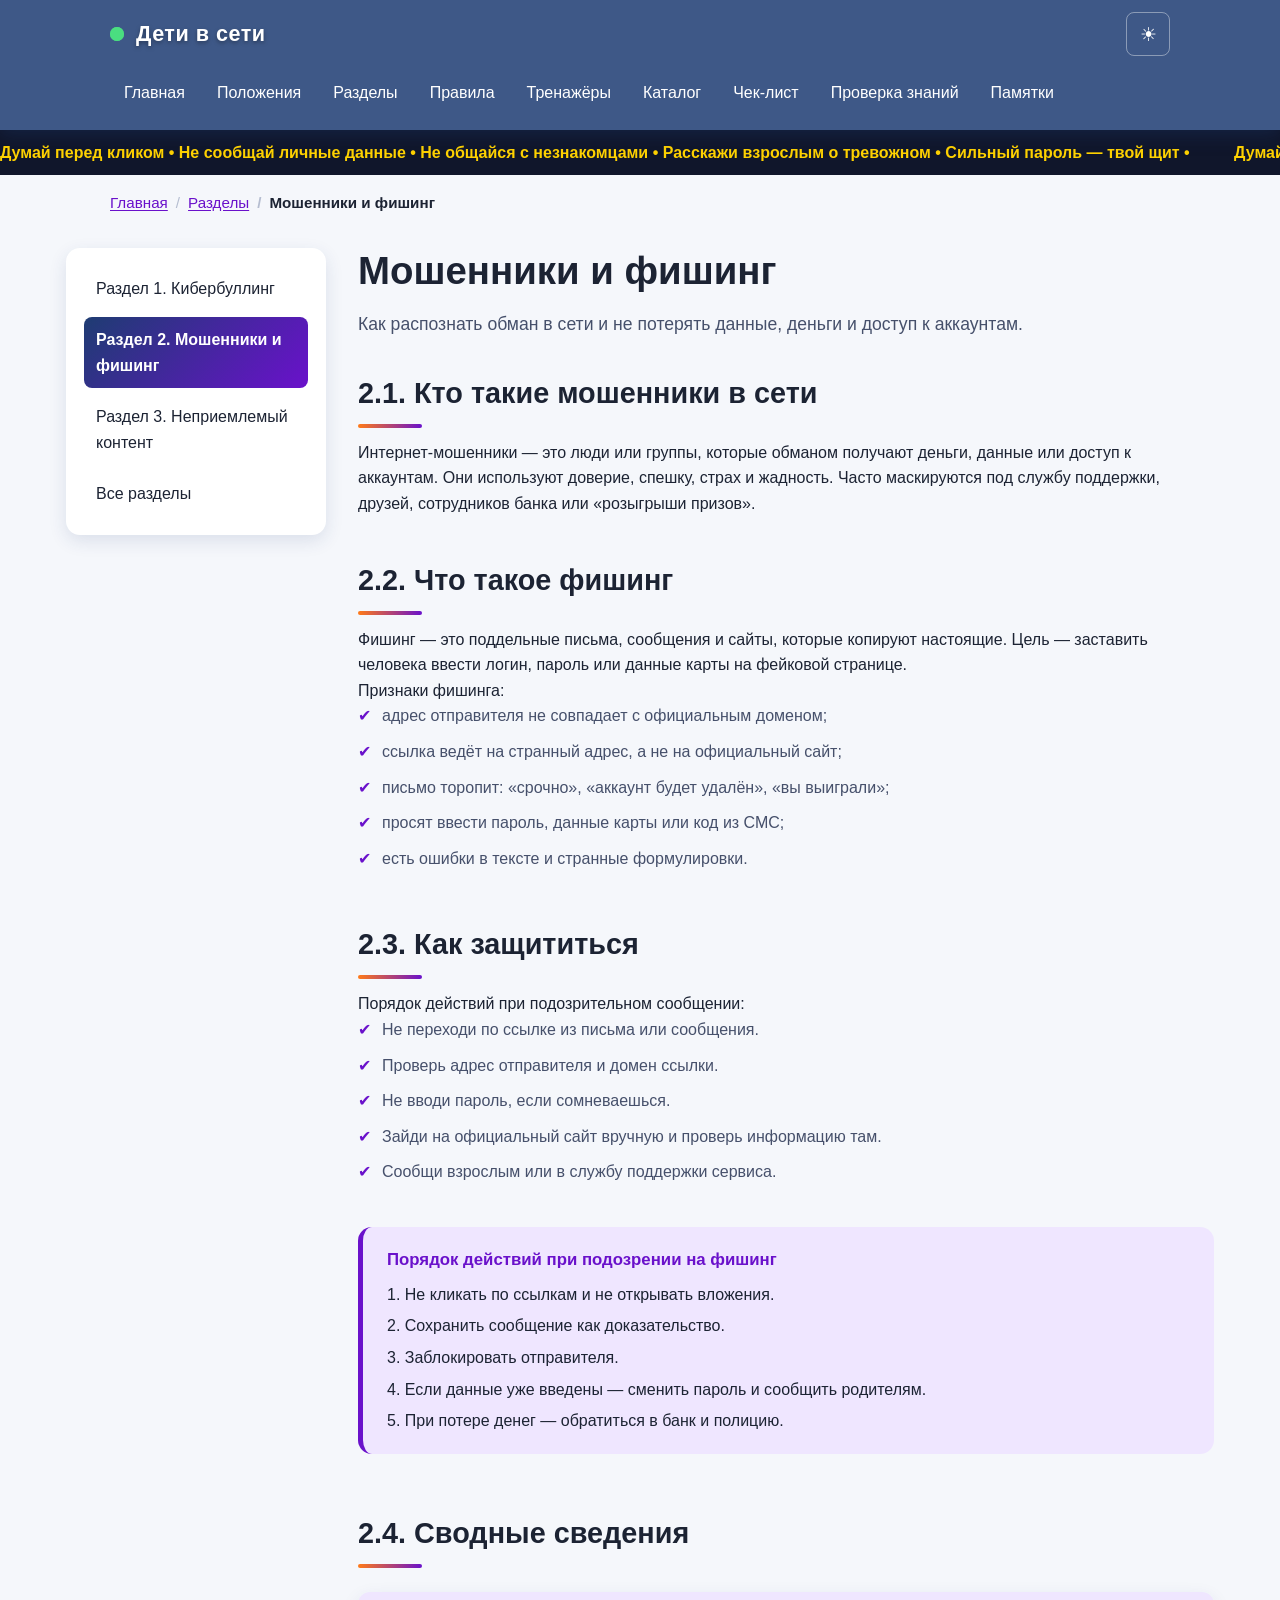
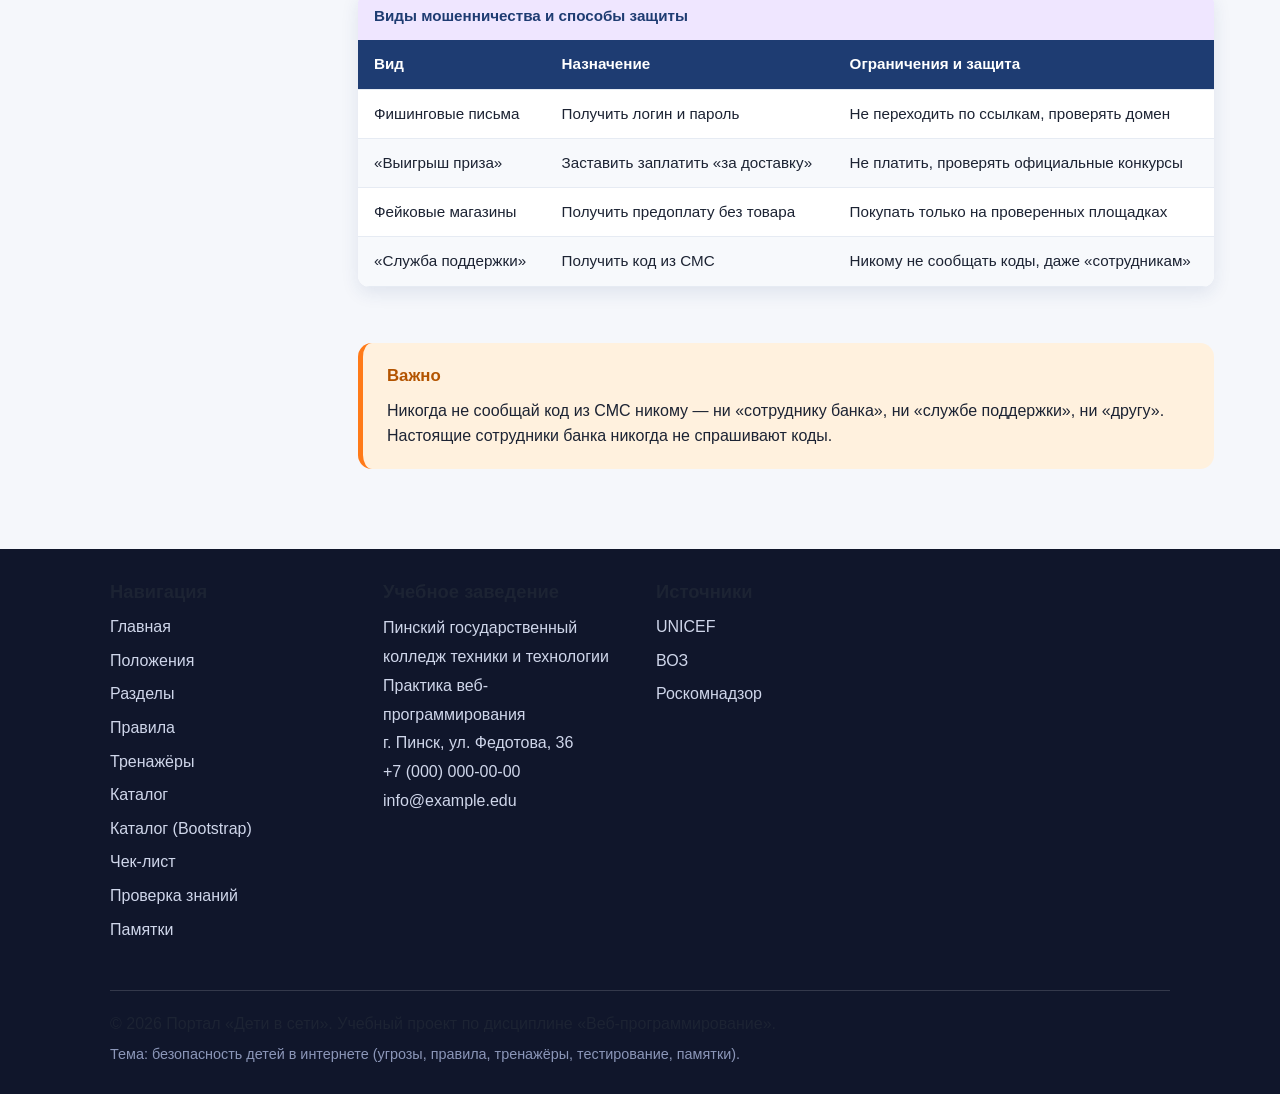
<file: main/section-2.html>
<!DOCTYPE html>
<html lang="ru">
<head>
  <meta charset="UTF-8">
  <meta name="viewport" content="width=device-width, initial-scale=1.0">
  <title>Раздел 2. Мошенники и фишинг — Дети в сети</title>
  <meta name="description" content="Мошенники и фишинг в интернете: как распознать, что делать, чтобы не потерять данные и деньги.">
  <link rel="stylesheet" href="../css/base.css">
  <link rel="stylesheet" href="../css/layout.css">
  <link rel="stylesheet" href="../css/animations.css">
  <link rel="stylesheet" href="../css/responsive.css">
  <link rel="stylesheet" href="../css/theme.css">
  <link rel="stylesheet" href="../css/checklist.css">
  <link rel="stylesheet" href="../css/print.css" media="print">
  <script src="../js/jquery.min.js"></script>
  <script src="../js/app.js" defer></script>
</head>
<body id="top">

  <header class="site-header">
    <div class="container header-inner">
      <a class="logo" href="index.html" aria-label="Портал «Дети в сети» — на главную">
        <span class="pulse-dot" aria-hidden="true"></span>
        <span class="logo-text">Дети в сети</span>
      </a>

      <button class="theme-toggle" type="button" aria-label="Переключить тему"></button>

      <button class="nav-toggle" type="button" aria-expanded="false" aria-controls="main-nav">
        <span class="nav-toggle__bar"></span>
        <span class="nav-toggle__bar"></span>
        <span class="nav-toggle__bar"></span>
        <span class="visually-hidden">Открыть меню</span>
      </button>

      <nav class="main-nav" id="main-nav" aria-label="Основная навигация">
        <ul>
          <li><a href="index.html">Главная</a></li>
          <li><a href="index.html#key-points">Положения</a></li>
          <li><a href="index.html#threats">Разделы</a></li>
          <li><a href="index.html#rules">Правила</a></li>
          <li><a href="index.html#games">Тренажёры</a></li>
          <li><a href="registry.html">Каталог</a></li>
          <li><a href="checklist.html">Чек-лист</a></li>
          <li><a href="knowledge.html">Проверка знаний</a></li>
          <li><a href="index.html#memos">Памятки</a></li>
        </ul>
      </nav>
    </div>
  </header>

  <div class="marquee" aria-hidden="true">
    <div class="marquee-track">
      <span>Думай перед кликом&nbsp;&bull;&nbsp;Не сообщай личные данные&nbsp;&bull;&nbsp;Не общайся с незнакомцами&nbsp;&bull;&nbsp;Расскажи взрослым о тревожном&nbsp;&bull;&nbsp;Сильный пароль — твой щит&nbsp;&bull;&nbsp;</span>
      <span>Думай перед кликом&nbsp;&bull;&nbsp;Не сообщай личные данные&nbsp;&bull;&nbsp;Не общайся с незнакомцами&nbsp;&bull;&nbsp;Расскажи взрослым о тревожном&nbsp;&bull;&nbsp;Сильный пароль — твой щит&nbsp;&bull;&nbsp;</span>
    </div>
  </div>

  <nav class="breadcrumbs container" aria-label="Хлебные крошки">
    <ol>
      <li><a href="index.html">Главная</a></li>
      <li><a href="index.html#threats">Разделы</a></li>
      <li aria-current="page">Мошенники и фишинг</li>
    </ol>
  </nav>

  <div class="page">
    <aside class="page__aside">
      <nav class="sidenav" aria-label="Навигация по разделам">
        <ul>
          <li><a href="section-1.html">Раздел 1. Кибербуллинг</a></li>
          <li><a href="section-2.html" aria-current="page">Раздел 2. Мошенники и фишинг</a></li>
          <li><a href="section-3.html">Раздел 3. Неприемлемый контент</a></li>
          <li><a href="index.html#threats">Все разделы</a></li>
        </ul>
      </nav>
    </aside>

    <main class="page__main">
      <h1>Мошенники и фишинг</h1>
      <p class="lead">Как распознать обман в сети и не потерять данные, деньги и доступ к аккаунтам.</p>

      <section>
        <h2>2.1. Кто такие мошенники в сети</h2>
        <p>Интернет-мошенники — это люди или группы, которые обманом получают деньги, данные или доступ к аккаунтам. Они используют доверие, спешку, страх и жадность. Часто маскируются под службу поддержки, друзей, сотрудников банка или «розыгрыши призов».</p>
      </section>

      <section>
        <h2>2.2. Что такое фишинг</h2>
        <p>Фишинг — это поддельные письма, сообщения и сайты, которые копируют настоящие. Цель — заставить человека ввести логин, пароль или данные карты на фейковой странице.</p>
        <p>Признаки фишинга:</p>
        <ul class="memo-list">
          <li>адрес отправителя не совпадает с официальным доменом;</li>
          <li>ссылка ведёт на странный адрес, а не на официальный сайт;</li>
          <li>письмо торопит: «срочно», «аккаунт будет удалён», «вы выиграли»;</li>
          <li>просят ввести пароль, данные карты или код из СМС;</li>
          <li>есть ошибки в тексте и странные формулировки.</li>
        </ul>
      </section>

      <section>
        <h2>2.3. Как защититься</h2>
        <p>Порядок действий при подозрительном сообщении:</p>
        <ol class="memo-list">
          <li>Не переходи по ссылке из письма или сообщения.</li>
          <li>Проверь адрес отправителя и домен ссылки.</li>
          <li>Не вводи пароль, если сомневаешься.</li>
          <li>Зайди на официальный сайт вручную и проверь информацию там.</li>
          <li>Сообщи взрослым или в службу поддержки сервиса.</li>
        </ol>
      </section>

      <aside class="notice notice--order">
        <h3>Порядок действий при подозрении на фишинг</h3>
        <ol>
          <li>Не кликать по ссылкам и не открывать вложения.</li>
          <li>Сохранить сообщение как доказательство.</li>
          <li>Заблокировать отправителя.</li>
          <li>Если данные уже введены — сменить пароль и сообщить родителям.</li>
          <li>При потере денег — обратиться в банк и полицию.</li>
        </ol>
      </aside>

      <section>
        <h2>2.4. Сводные сведения</h2>
        <div class="table-wrap">
          <table class="data-table">
            <caption>Виды мошенничества и способы защиты</caption>
            <thead>
              <tr>
                <th scope="col">Вид</th>
                <th scope="col">Назначение</th>
                <th scope="col">Ограничения и защита</th>
              </tr>
            </thead>
            <tbody>
              <tr>
                <td>Фишинговые письма</td>
                <td>Получить логин и пароль</td>
                <td>Не переходить по ссылкам, проверять домен</td>
              </tr>
              <tr>
                <td>«Выигрыш приза»</td>
                <td>Заставить заплатить «за доставку»</td>
                <td>Не платить, проверять официальные конкурсы</td>
              </tr>
              <tr>
                <td>Фейковые магазины</td>
                <td>Получить предоплату без товара</td>
                <td>Покупать только на проверенных площадках</td>
              </tr>
              <tr>
                <td>«Служба поддержки»</td>
                <td>Получить код из СМС</td>
                <td>Никому не сообщать коды, даже «сотрудникам»</td>
              </tr>
            </tbody>
          </table>
        </div>
      </section>

      <aside class="notice notice--warning">
        <h3>Важно</h3>
        <p>Никогда не сообщай код из СМС никому — ни «сотруднику банка», ни «службе поддержки», ни «другу». Настоящие сотрудники банка никогда не спрашивают коды.</p>
      </aside>
    </main>
  </div>

  <footer class="site-footer">
    <div class="container footer-inner">
      <div class="footer-col">
        <h3>Навигация</h3>
        <nav class="footer-nav" aria-label="Навигация в подвале">
          <ul>
            <li><a href="index.html">Главная</a></li>
            <li><a href="index.html#key-points">Положения</a></li>
            <li><a href="index.html#threats">Разделы</a></li>
            <li><a href="index.html#rules">Правила</a></li>
            <li><a href="index.html#games">Тренажёры</a></li>
            <li><a href="registry.html">Каталог</a></li>
            <li><a href="../bootstrap/catalog-bootstrap.html">Каталог (Bootstrap)</a></li>
            <li><a href="checklist.html">Чек-лист</a></li>
            <li><a href="knowledge.html">Проверка знаний</a></li>
            <li><a href="index.html#memos">Памятки</a></li>
          </ul>
        </nav>
      </div>

      <div class="footer-col footer-contacts">
        <h3>Учебное заведение</h3>
        <p>Пинский государственный колледж техники и технологии<br>
           Практика веб-программирования<br>
           г. Пинск, ул. Федотова, 36<br>
           +7 (000) 000-00-00<br>
           info@example.edu</p>
      </div>

      <div class="footer-col footer-sources">
        <h3>Источники</h3>
        <ul>
          <li><a href="https://www.unicef.org/child-safety-online" target="_blank" rel="noopener">UNICEF</a></li>
          <li><a href="https://www.who.int/" target="_blank" rel="noopener">ВОЗ</a></li>
          <li><a href="https://pd.rkn.gov.ru/" target="_blank" rel="noopener">Роскомнадзор</a></li>
        </ul>
      </div>

      <div class="footer-bottom">
        <p>&copy; 2026 Портал «Дети в сети». Учебный проект по дисциплине «Веб-программирование».</p>
        <p>Тема: безопасность детей в интернете (угрозы, правила, тренажёры, тестирование, памятки).</p>
      </div>
    </div>
  </footer>

  <div class="modal" id="modal-about" aria-hidden="true" role="dialog" aria-labelledby="modal-title">
    <div class="modal__content">
      <button class="modal__close" type="button" aria-label="Закрыть окно">×</button>
      <h2 id="modal-title">О разделе</h2>
      <p>Раздел посвящён мошенничеству и фишингу в интернете. Здесь собраны признаки поддельных писем и сайтов, а также порядок действий при подозрении на обман.</p>
      <p>Источники: UNICEF, ВОЗ, Роскомнадзор.</p>
    </div>
  </div>

  <script src="../js/nav.js"></script>
</body>
</html>
</file>
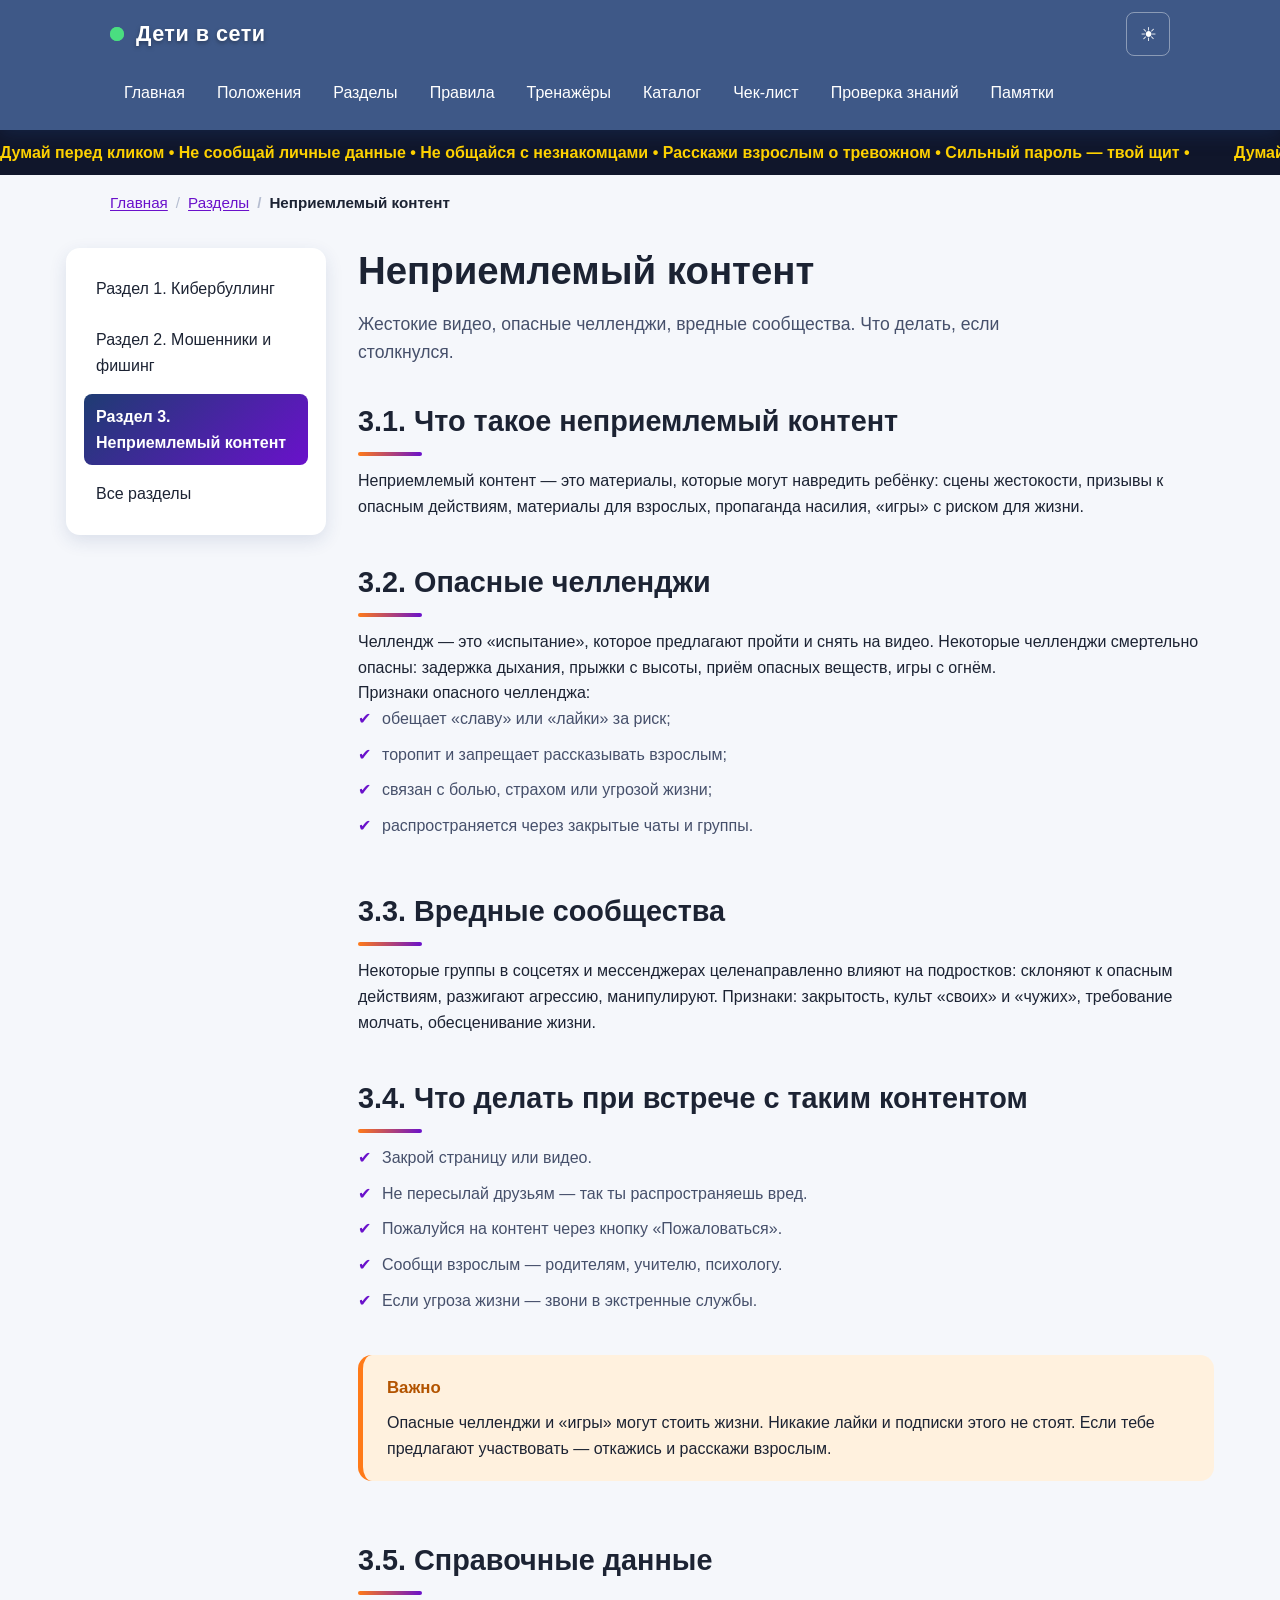
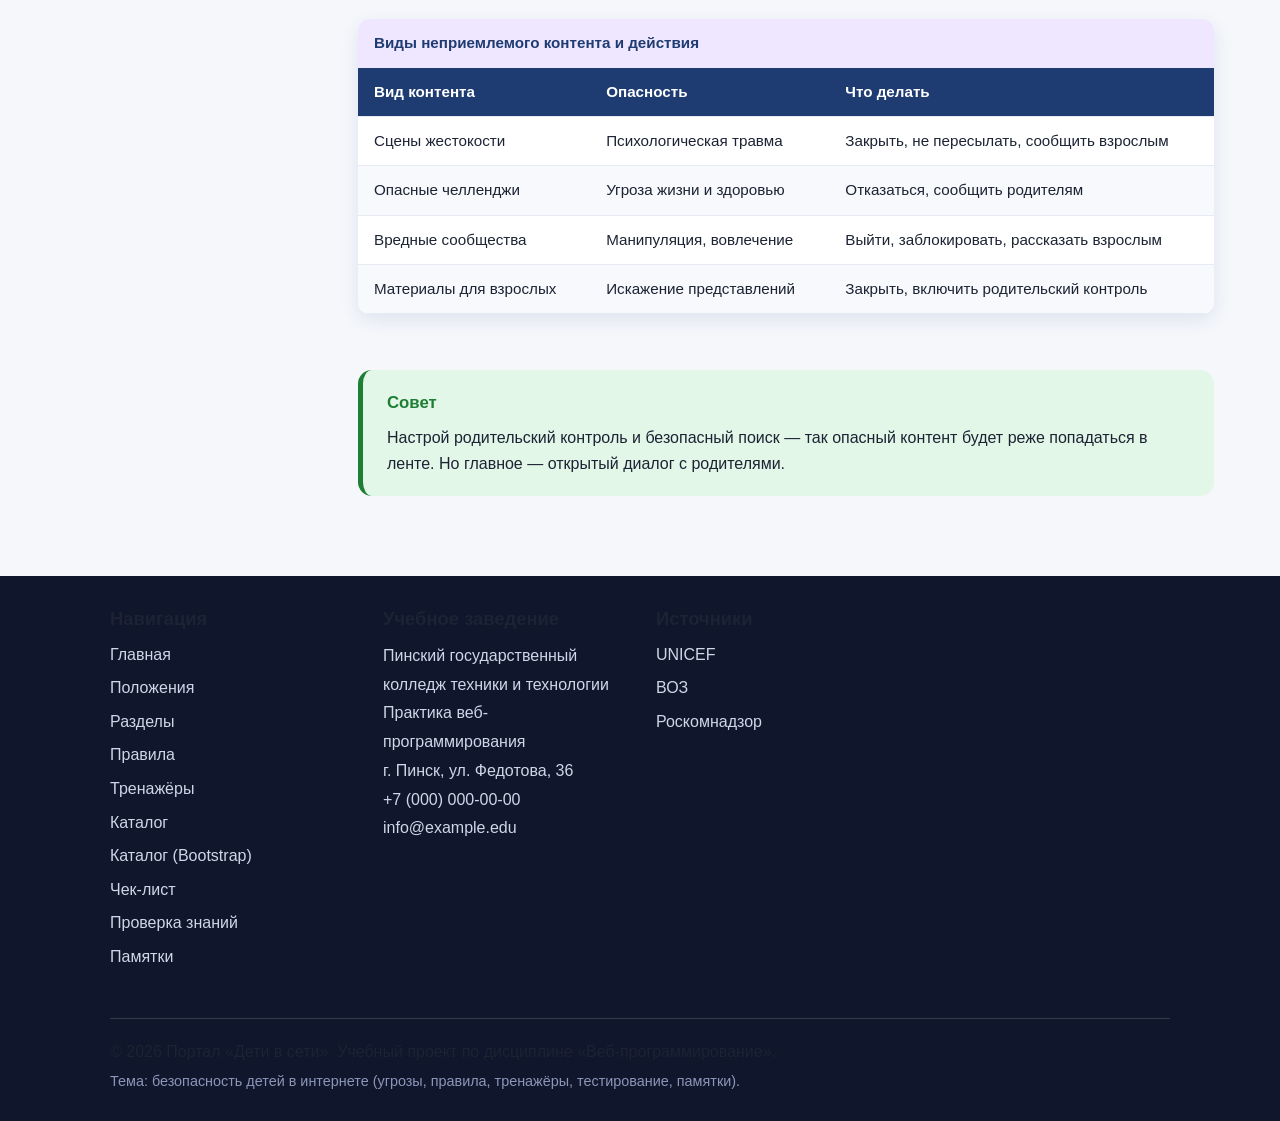
<file: main/section-3.html>
<!DOCTYPE html>
<html lang="ru">
<head>
  <meta charset="UTF-8">
  <meta name="viewport" content="width=device-width, initial-scale=1.0">
  <title>Раздел 3. Неприемлемый контент — Дети в сети</title>
  <meta name="description" content="Неприемлемый контент: опасные челленджи, жестокие видео, вредные группы. Что делать.">
  <link rel="stylesheet" href="../css/base.css">
  <link rel="stylesheet" href="../css/layout.css">
  <link rel="stylesheet" href="../css/animations.css">
  <link rel="stylesheet" href="../css/responsive.css">
  <link rel="stylesheet" href="../css/theme.css">
  <link rel="stylesheet" href="../css/checklist.css">
  <link rel="stylesheet" href="../css/print.css" media="print">
  <script src="../js/jquery.min.js"></script>
  <script src="../js/app.js" defer></script>
</head>
<body id="top">

  <header class="site-header">
    <div class="container header-inner">
      <a class="logo" href="index.html" aria-label="Портал «Дети в сети» — на главную">
        <span class="pulse-dot" aria-hidden="true"></span>
        <span class="logo-text">Дети в сети</span>
      </a>

      <button class="theme-toggle" type="button" aria-label="Переключить тему"></button>

      <button class="nav-toggle" type="button" aria-expanded="false" aria-controls="main-nav">
        <span class="nav-toggle__bar"></span>
        <span class="nav-toggle__bar"></span>
        <span class="nav-toggle__bar"></span>
        <span class="visually-hidden">Открыть меню</span>
      </button>

      <nav class="main-nav" id="main-nav" aria-label="Основная навигация">
        <ul>
          <li><a href="index.html">Главная</a></li>
          <li><a href="index.html#key-points">Положения</a></li>
          <li><a href="index.html#threats">Разделы</a></li>
          <li><a href="index.html#rules">Правила</a></li>
          <li><a href="index.html#games">Тренажёры</a></li>
          <li><a href="registry.html">Каталог</a></li>
          <li><a href="checklist.html">Чек-лист</a></li>
          <li><a href="knowledge.html">Проверка знаний</a></li>
          <li><a href="index.html#memos">Памятки</a></li>
        </ul>
      </nav>
    </div>
  </header>

  <div class="marquee" aria-hidden="true">
    <div class="marquee-track">
      <span>Думай перед кликом&nbsp;&bull;&nbsp;Не сообщай личные данные&nbsp;&bull;&nbsp;Не общайся с незнакомцами&nbsp;&bull;&nbsp;Расскажи взрослым о тревожном&nbsp;&bull;&nbsp;Сильный пароль — твой щит&nbsp;&bull;&nbsp;</span>
      <span>Думай перед кликом&nbsp;&bull;&nbsp;Не сообщай личные данные&nbsp;&bull;&nbsp;Не общайся с незнакомцами&nbsp;&bull;&nbsp;Расскажи взрослым о тревожном&nbsp;&bull;&nbsp;Сильный пароль — твой щит&nbsp;&bull;&nbsp;</span>
    </div>
  </div>

  <nav class="breadcrumbs container" aria-label="Хлебные крошки">
    <ol>
      <li><a href="index.html">Главная</a></li>
      <li><a href="index.html#threats">Разделы</a></li>
      <li aria-current="page">Неприемлемый контент</li>
    </ol>
  </nav>

  <div class="page">
    <aside class="page__aside">
      <nav class="sidenav" aria-label="Навигация по разделам">
        <ul>
          <li><a href="section-1.html">Раздел 1. Кибербуллинг</a></li>
          <li><a href="section-2.html">Раздел 2. Мошенники и фишинг</a></li>
          <li><a href="section-3.html" aria-current="page">Раздел 3. Неприемлемый контент</a></li>
          <li><a href="index.html#threats">Все разделы</a></li>
        </ul>
      </nav>
    </aside>

    <main class="page__main">
      <h1>Неприемлемый контент</h1>
      <p class="lead">Жестокие видео, опасные челленджи, вредные сообщества. Что делать, если столкнулся.</p>

      <section>
        <h2>3.1. Что такое неприемлемый контент</h2>
        <p>Неприемлемый контент — это материалы, которые могут навредить ребёнку: сцены жестокости, призывы к опасным действиям, материалы для взрослых, пропаганда насилия, «игры» с риском для жизни.</p>
      </section>

      <section>
        <h2>3.2. Опасные челленджи</h2>
        <p>Челлендж — это «испытание», которое предлагают пройти и снять на видео. Некоторые челленджи смертельно опасны: задержка дыхания, прыжки с высоты, приём опасных веществ, игры с огнём.</p>
        <p>Признаки опасного челленджа:</p>
        <ul class="memo-list">
          <li>обещает «славу» или «лайки» за риск;</li>
          <li>торопит и запрещает рассказывать взрослым;</li>
          <li>связан с болью, страхом или угрозой жизни;</li>
          <li>распространяется через закрытые чаты и группы.</li>
        </ul>
      </section>

      <section>
        <h2>3.3. Вредные сообщества</h2>
        <p>Некоторые группы в соцсетях и мессенджерах целенаправленно влияют на подростков: склоняют к опасным действиям, разжигают агрессию, манипулируют. Признаки: закрытость, культ «своих» и «чужих», требование молчать, обесценивание жизни.</p>
      </section>

      <section>
        <h2>3.4. Что делать при встрече с таким контентом</h2>
        <ol class="memo-list">
          <li>Закрой страницу или видео.</li>
          <li>Не пересылай друзьям — так ты распространяешь вред.</li>
          <li>Пожалуйся на контент через кнопку «Пожаловаться».</li>
          <li>Сообщи взрослым — родителям, учителю, психологу.</li>
          <li>Если угроза жизни — звони в экстренные службы.</li>
        </ol>
      </section>

      <aside class="notice notice--warning">
        <h3>Важно</h3>
        <p>Опасные челленджи и «игры» могут стоить жизни. Никакие лайки и подписки этого не стоят. Если тебе предлагают участвовать — откажись и расскажи взрослым.</p>
      </aside>

      <section>
        <h2>3.5. Справочные данные</h2>
        <div class="table-wrap">
          <table class="data-table">
            <caption>Виды неприемлемого контента и действия</caption>
            <thead>
              <tr>
                <th scope="col">Вид контента</th>
                <th scope="col">Опасность</th>
                <th scope="col">Что делать</th>
              </tr>
            </thead>
            <tbody>
              <tr>
                <td>Сцены жестокости</td>
                <td>Психологическая травма</td>
                <td>Закрыть, не пересылать, сообщить взрослым</td>
              </tr>
              <tr>
                <td>Опасные челленджи</td>
                <td>Угроза жизни и здоровью</td>
                <td>Отказаться, сообщить родителям</td>
              </tr>
              <tr>
                <td>Вредные сообщества</td>
                <td>Манипуляция, вовлечение</td>
                <td>Выйти, заблокировать, рассказать взрослым</td>
              </tr>
              <tr>
                <td>Материалы для взрослых</td>
                <td>Искажение представлений</td>
                <td>Закрыть, включить родительский контроль</td>
              </tr>
            </tbody>
          </table>
        </div>
      </section>

      <aside class="notice notice--tip">
        <h3>Совет</h3>
        <p>Настрой родительский контроль и безопасный поиск — так опасный контент будет реже попадаться в ленте. Но главное — открытый диалог с родителями.</p>
      </aside>
    </main>
  </div>

  <footer class="site-footer">
    <div class="container footer-inner">
      <div class="footer-col">
        <h3>Навигация</h3>
        <nav class="footer-nav" aria-label="Навигация в подвале">
          <ul>
            <li><a href="index.html">Главная</a></li>
            <li><a href="index.html#key-points">Положения</a></li>
            <li><a href="index.html#threats">Разделы</a></li>
            <li><a href="index.html#rules">Правила</a></li>
            <li><a href="index.html#games">Тренажёры</a></li>
            <li><a href="registry.html">Каталог</a></li>
            <li><a href="../bootstrap/catalog-bootstrap.html">Каталог (Bootstrap)</a></li>
            <li><a href="checklist.html">Чек-лист</a></li>
            <li><a href="knowledge.html">Проверка знаний</a></li>
            <li><a href="index.html#memos">Памятки</a></li>
          </ul>
        </nav>
      </div>

      <div class="footer-col footer-contacts">
        <h3>Учебное заведение</h3>
        <p>Пинский государственный колледж техники и технологии<br>
           Практика веб-программирования<br>
           г. Пинск, ул. Федотова, 36<br>
           +7 (000) 000-00-00<br>
           info@example.edu</p>
      </div>

      <div class="footer-col footer-sources">
        <h3>Источники</h3>
        <ul>
          <li><a href="https://www.unicef.org/child-safety-online" target="_blank" rel="noopener">UNICEF</a></li>
          <li><a href="https://www.who.int/" target="_blank" rel="noopener">ВОЗ</a></li>
          <li><a href="https://pd.rkn.gov.ru/" target="_blank" rel="noopener">Роскомнадзор</a></li>
        </ul>
      </div>

      <div class="footer-bottom">
        <p>&copy; 2026 Портал «Дети в сети». Учебный проект по дисциплине «Веб-программирование».</p>
        <p>Тема: безопасность детей в интернете (угрозы, правила, тренажёры, тестирование, памятки).</p>
      </div>
    </div>
  </footer>

  <div class="modal" id="modal-about" aria-hidden="true" role="dialog" aria-labelledby="modal-title">
    <div class="modal__content">
      <button class="modal__close" type="button" aria-label="Закрыть окно">×</button>
      <h2 id="modal-title">О разделе</h2>
      <p>Раздел посвящён неприемлемому контенту: опасным челленджам, жестоким видео и вредным сообществам. Здесь собраны признаки и порядок действий при встрече.</p>
      <p>Источники: UNICEF, ВОЗ.</p>
    </div>
  </div>

  <script src="../js/nav.js"></script>
</body>
</html>
</file>
<file: css/base.css>
/* ============================================================
   base.css - сброс стилей, типографика, сетка, базовое оформление
   Портал «Дети в сети» - безопасность детей в интернете
   ============================================================ */

/* ---------- Сброс ---------- */
*, *::before, *::after { box-sizing: border-box; }
* { margin: 0; padding: 0; }

html { scroll-behavior: smooth; }

body {
  font-family: "Segoe UI", Roboto, "Helvetica Neue", Arial, sans-serif;
  font-size: 16px;
  line-height: 1.6;
  color: #1c2333;
  background-color: #f5f7fb;
}

img { max-width: 100%; display: block; }
ul, ol { list-style: none; }
a { text-decoration: none; color: inherit; }

/* ---------- Типографика ---------- */
h1 {
  font-size: clamp(1.8rem, 4vw, 2.6rem);
  line-height: 1.2;
  margin-bottom: 16px;
}

h2 {
  font-size: clamp(1.4rem, 3vw, 1.9rem);
  margin-bottom: 12px;
}

h3 { font-size: 1.15rem; margin-bottom: 8px; }

.lead { font-size: 1.1rem; color: #46506b; max-width: 720px; }
.section-note { color: #46506b; margin-bottom: 24px; }

/* ---------- Сетка ---------- */
.container {
  max-width: 1100px;
  margin: 0 auto;
  padding: 0 20px;
}

section { padding: 56px 0; }

/* ---------- Шапка: градиент + тень текста ---------- */
.site-header {
  background: linear-gradient(135deg, #1e3c72 0%, #6a11cb 100%);
  color: #ffffff;
  box-shadow: 0 4px 18px rgba(30, 60, 114, .35);
}

.header-inner {
  display: flex;
  align-items: center;
  justify-content: space-between;
  gap: 24px;
  padding-top: 18px;
  padding-bottom: 18px;
  flex-wrap: wrap;
}

.logo {
  display: flex;
  align-items: center;
  gap: 12px;
}

.logo-text {
  font-size: 1.35rem;
  font-weight: 700;
  letter-spacing: .5px;
  text-shadow: 0 2px 4px rgba(0, 0, 0, .35);
}

.main-nav ul {
  display: flex;
  gap: 6px;
  flex-wrap: wrap;
}

.main-nav a {
  display: inline-block;
  padding: 8px 14px;
  border-radius: 999px;
}

.main-nav a:hover { background: rgba(255, 255, 255, .15); }

/* ---------- Бегущая строка ---------- */
.marquee {
  background: #10162b;
  color: #ffd200;
  font-weight: 600;
  overflow: hidden;
  white-space: nowrap;
  padding: 10px 0;
}

.marquee-track { display: inline-flex; }
.marquee-track span { padding-right: 40px; }

/* ---------- Герой ---------- */
.hero { padding-top: 64px; padding-bottom: 64px; }

.hero-actions {
  display: flex;
  gap: 16px;
  margin-top: 28px;
  flex-wrap: wrap;
}

/* ---------- Карточки: тени, радиальный градиент ---------- */
.cards {
  display: grid;
  grid-template-columns: repeat(auto-fit, minmax(240px, 1fr));
  gap: 24px;
  margin-top: 24px;
}

.cards--two { grid-template-columns: repeat(auto-fit, minmax(320px, 1fr)); }

.card {
  background: #ffffff;
  border-radius: 16px;
  padding: 24px;
  box-shadow: 0 10px 30px rgba(30, 60, 114, .15);
}

.card p { color: #46506b; }

.card--glow {
  background: radial-gradient(circle at 30% 20%, #ffffff 0%, #efe6ff 55%, #d9c8ff 100%);
}

.sign {
  width: 72px;
  height: 72px;
  margin-bottom: 16px;
  filter: grayscale(1);
}

/* ---------- Памятки ---------- */
.memo-list li {
  position: relative;
  padding-left: 24px;
  margin-bottom: 10px;
  color: #46506b;
}

.memo-list li::before {
  content: "\2714";
  position: absolute;
  left: 0;
  color: #6a11cb;
}

/* ---------- Кнопки ---------- */
.btn {
  display: inline-block;
  padding: 12px 28px;
  border-radius: 999px;
  background: #1e3c72;
  color: #ffffff;
  font-weight: 600;
  box-shadow: 0 6px 16px rgba(30, 60, 114, .35);
}

.btn--accent {
  background: #ff7a18;
  box-shadow: 0 6px 16px rgba(255, 122, 24, .4);
}

.btn--small { padding: 8px 20px; font-size: .95rem; margin-top: 16px; }

/* ---------- Тест ---------- */
.quiz-preview {
  list-style: decimal inside;
  color: #46506b;
  margin: 16px 0 24px;
  display: grid;
  gap: 8px;
}

/* ---------- Подвал ---------- */
.site-footer {
  background: #10162b;
  color: #cfd6ea;
  padding: 28px 0;
  margin-top: 32px;
}

.footer-inner p + p { margin-top: 6px; font-size: .9rem; color: #8b96b8; }
</file>
<file: css/layout.css>
/* ---------- Задание 2. Каркас страницы на CSS Grid ---------- */
body {
  display: grid;
  grid-template-rows: auto auto 1fr auto;
  min-height: 100vh;
}

:root {
  --content-width: 1100px;
  --field: 20px;
  --radius: 16px;
  --radius-lg: 24px;
}

.container {
  max-width: var(--content-width);
  width: 100%;
  margin-inline: auto;
  padding-inline: var(--field);
}

/* ---------- Заголовки разделов: акцентная черта ---------- */
section h2 {
  position: relative;
  padding-bottom: 12px;
}

section h2::after {
  content: "";
  position: absolute;
  left: 0;
  bottom: 0;
  width: 64px;
  height: 4px;
  border-radius: 2px;
  background: linear-gradient(90deg, #ff7a18, #6a11cb);
}

/* ---------- Основные положения ---------- */
.key-points {
  display: grid;
  grid-template-columns: 1.6fr 1fr;
  gap: 24px;
  align-items: start;
}

.key-points > ul {
  display: grid;
  gap: 12px;
  list-style: none;
  padding: 0;
}

.key-points > ul li {
  position: relative;
  padding: 14px 16px 14px 44px;
  background: #ffffff;
  border-radius: 12px;
  box-shadow: 0 6px 18px rgba(30, 60, 114, .1);
}

.key-points > ul li::before {
  content: "";
  position: absolute;
  left: 16px;
  top: 50%;
  transform: translateY(-50%);
  width: 14px;
  height: 14px;
  border-radius: 50%;
  background: radial-gradient(circle at 30% 30%, #ffd200, #ff7a18);
}

.note {
  background: linear-gradient(160deg, #1e3c72, #6a11cb);
  color: #e8ecf7;
  border-radius: 16px;
  padding: 24px;
  box-shadow: 0 10px 30px rgba(30, 60, 114, .3);
}

.note h3 { color: #ffffff; margin-bottom: 10px; }
.note p { color: #c9d2ea; margin-bottom: 10px; }
.note a { color: #ffd200; text-decoration: underline; text-underline-offset: 3px; }
.note a:hover { color: #ffffff; }

/* ---------- Разделы проекта ---------- */
.sections-grid {
  display: grid;
  grid-template-columns: repeat(4, 1fr);
  gap: 24px;
  margin-top: 24px;
}

@media (max-width: 1000px) {
  .sections-grid { grid-template-columns: repeat(2, 1fr); }
}

@media (max-width: 560px) {
  .sections-grid { grid-template-columns: 1fr; }
}

/* ---------- Бейджи сложности ---------- */
.badge {
  display: inline-block;
  font-size: .75rem;
  font-weight: 700;
  text-transform: uppercase;
  letter-spacing: .5px;
  padding: 4px 12px;
  border-radius: 999px;
  margin-bottom: 12px;
}

.badge--easy { background: #e3f7e9; color: #1e7e34; }
.badge--mid  { background: #fff1de; color: #b35400; }

/* ---------- Кнопка-призрак ---------- */
.btn--ghost {
  background: transparent;
  color: #1e3c72;
  border: 2px solid #1e3c72;
  box-shadow: none;
}

.btn--ghost:hover {
  background: #1e3c72;
  color: #ffffff;
  box-shadow: 0 10px 24px rgba(30, 60, 114, .35);
}

/* ---------- Лента новостей ---------- */
.news {
  display: grid;
  gap: 16px;
  margin-top: 24px;
}

.news-item {
  display: grid;
  grid-template-columns: 110px 1fr auto;
  gap: 20px;
  align-items: center;
  background: #ffffff;
  border-radius: 14px;
  padding: 18px 24px;
  box-shadow: 0 6px 18px rgba(30, 60, 114, .1);
  border-left: 4px solid transparent;
}

.news-item:hover {
  transform: translateY(-4px);
  box-shadow: 0 14px 30px rgba(30, 60, 114, .18);
  border-left-color: #ff7a18;
}

.news-item time {
  font-weight: 700;
  color: #6a11cb;
  font-size: .95rem;
}

.news-item h3 { margin-bottom: 4px; }
.news-item p { color: #46506b; }

.news-item .more {
  font-weight: 600;
  color: #ff7a18;
  white-space: nowrap;
}

.news-item .more:hover { color: #6a11cb; }

/* ---------- Подвал ---------- */
.footer-inner {
  display: grid;
  grid-template-columns: repeat(auto-fit, minmax(200px, 1fr));
  gap: 32px;
}

.footer-col__title {
  color: #ffffff;
  font-size: 1rem;
  font-weight: 700;
  margin-bottom: 12px;
  text-transform: uppercase;
  letter-spacing: .5px;
}

.footer-nav li, .footer-sources li { margin-bottom: 8px; }

.footer-nav a, .footer-sources a {
  color: #cfd6ea;
}

.footer-nav a:hover, .footer-sources a:hover {
  color: #ffd200;
  padding-left: 6px;
}

.footer-contacts p { color: #cfd6ea; line-height: 1.8; }

.footer-bottom {
  grid-column: 1 / -1;
  border-top: 1px solid rgba(255, 255, 255, .15);
  padding-top: 20px;
  margin-top: 8px;
}

/* ---------- Улучшения качества ---------- */
::selection {
  background: #6a11cb;
  color: #ffffff;
}

:focus-visible {
  outline: 3px solid #ff7a18;
  outline-offset: 3px;
  border-radius: 4px;
}

/* ---------- Задание 3. Меню шапки ---------- */
.main-nav ul {
  justify-content: flex-end;
  align-items: center;
  gap: 4px;
}

.main-nav a.active {
  background: rgba(255, 255, 255, .22);
  box-shadow: inset 0 0 0 1px rgba(255, 255, 255, .4);
}

/* ---------- Задание 4. Герой с анимированным фоном ---------- */
.hero {
  position: relative;
  overflow: hidden;
  margin-top: 24px;
  margin-bottom: 24px;
  padding: 56px 48px;
  background: #ffffff;
  border-radius: var(--radius-lg);
  box-shadow: 0 10px 30px rgba(30, 60, 114, .12);
}

.hero::before,
.hero::after {
  content: "";
  position: absolute;
  border-radius: 50%;
  filter: blur(50px);
  opacity: .55;
  pointer-events: none;
}

.hero::before {
  width: 300px;
  height: 300px;
  top: -90px;
  right: -50px;
  background: radial-gradient(circle, #ffd200, transparent 70%);
}

.hero::after {
  width: 240px;
  height: 240px;
  bottom: -100px;
  right: 160px;
  background: radial-gradient(circle, #b06ab3, transparent 70%);
}

.hero h1, .hero .lead, .hero-actions {
  position: relative;
  z-index: 1;
}

/* ============================================================
   Закрепление шапки при скролле
   ============================================================ */
.site-header {
  position: sticky;
  top: 0;
  z-index: 100;
}

section[id] {
  scroll-margin-top: 84px;
}

/* ============================================================
   Занятие 3. Двухколоночная раскладка и компоненты разделов
   ============================================================ */

.page {
  display: grid;
  grid-template-columns: 260px minmax(0, 1fr);
  gap: 32px;
  max-width: 1180px;
  margin: 0 auto;
  padding: 24px 16px;
}

.page__main {
  min-width: 0;
}

.page__aside {
  align-self: start;
  position: sticky;
  top: 96px;
}

@media (max-width: 860px) {
  .page { grid-template-columns: 1fr; }
  .page__aside { position: static; }
}

/* ---------- Хлебные крошки ---------- */
.breadcrumbs {
  padding-top: 16px;
  padding-bottom: 8px;
}

.breadcrumbs ol {
  display: flex;
  flex-wrap: wrap;
  gap: 8px;
  list-style: none;
  font-size: .95rem;
  color: #46506b;
  padding: 0;
  margin: 0;
}

.breadcrumbs li + li::before {
  content: "/";
  margin-right: 8px;
  color: #b5bdd0;
}

.breadcrumbs a {
  color: #6a11cb;
  text-decoration: underline;
  text-underline-offset: 2px;
}

.breadcrumbs a:hover { color: #1e3c72; }

.breadcrumbs [aria-current="page"] {
  color: #1c2333;
  font-weight: 600;
}

/* ---------- Боковая навигация ---------- */
.sidenav {
  background: #ffffff;
  border-radius: 14px;
  padding: 18px;
  box-shadow: 0 6px 18px rgba(30, 60, 114, .12);
}

.sidenav ul {
  display: grid;
  gap: 6px;
  list-style: none;
  padding: 0;
}

.sidenav a {
  display: block;
  padding: 10px 12px;
  border-radius: 8px;
  color: #1c2333;
  transition: background .2s ease, color .2s ease;
}

.sidenav a:hover {
  background: #efe6ff;
  color: #6a11cb;
}

.sidenav a[aria-current="page"] {
  background: linear-gradient(135deg, #1e3c72, #6a11cb);
  color: #ffffff;
  font-weight: 600;
}

/* ---------- Врезки ---------- */
.notice {
  border-radius: 14px;
  padding: 20px 24px;
  margin: 24px 0;
  border-left: 5px solid;
  transition: transform .3s ease, box-shadow .3s ease;
}

.notice:hover {
  transform: translateY(-4px);
  box-shadow: 0 12px 28px rgba(30, 60, 114, .15);
}

.notice h3 { margin-bottom: 8px; font-size: 1.05rem; }
.notice p { margin-bottom: 8px; }
.notice p:last-child { margin-bottom: 0; }

.notice--warning {
  background: #fff1de;
  border-color: #ff7a18;
}
.notice--warning h3 { color: #b35400; }

.notice--tip {
  background: #e3f7e9;
  border-color: #1e7e34;
}
.notice--tip h3 { color: #1e7e34; }

.notice--order {
  background: #efe6ff;
  border-color: #6a11cb;
}
.notice--order h3 { color: #6a11cb; }

.notice--order ol {
  list-style: decimal inside;
  display: grid;
  gap: 6px;
  color: #46506b;
  padding: 0;
}

/* ---------- Таблицы ---------- */
.table-wrap {
  overflow-x: auto;
  margin: 24px 0;
  border-radius: 12px;
  box-shadow: 0 6px 18px rgba(30, 60, 114, .1);
}

.data-table {
  width: 100%;
  border-collapse: collapse;
  background: #ffffff;
  font-size: .95rem;
  min-width: 480px;
}

.data-table caption {
  text-align: left;
  font-weight: 600;
  padding: 12px 16px;
  background: #efe6ff;
  color: #1e3c72;
}

.data-table th,
.data-table td {
  padding: 12px 16px;
  text-align: left;
  border-bottom: 1px solid #e6ebf3;
}

.data-table thead th {
  background: #1e3c72;
  color: #ffffff;
  font-weight: 600;
}

.data-table tbody tr:nth-child(even) {
  background: #f7f9fc;
}

.data-table tbody tr:hover {
  background: #efe6ff;
}

/* ---------- Подразделы контентной страницы ---------- */
.page__main section {
  padding: 24px 0 8px;
}

.page__main section h2 {
  margin-top: 8px;
}

/* ============================================================
   Адаптив
   ============================================================ */
@media (max-width: 720px) {
  .header-inner {
    justify-content: flex-start;
    gap: 12px;
  }

  .main-nav ul {
    justify-content: flex-start;
    row-gap: 6px;
    column-gap: 4px;
  }

  .main-nav a {
    padding: 6px 10px;
    font-size: .9rem;
  }

  section {
    padding: 32px 0;
  }

  section h2 {
    font-size: 1.3rem;
  }

  .hero {
    padding: 32px 20px;
    margin-left: 8px;
    margin-right: 8px;
  }

  .hero h1 {
    font-size: 1.6rem;
    overflow-wrap: anywhere;
  }

  .hero .lead {
    overflow-wrap: anywhere;
  }

  .hero-actions {
    flex-direction: column;
    align-items: stretch;
    gap: 12px;
  }

  .hero-actions .btn {
    width: 100%;
    text-align: center;
    padding: 12px 20px;
  }

  .cards,
  .sections-grid,
  .key-points {
    grid-template-columns: 1fr;
  }

  .card {
    padding: 20px;
  }

  .note {
    padding: 18px 16px;
  }

  .note a {
    word-break: break-word;
  }

  .news-item {
    grid-template-columns: 1fr;
    gap: 8px;
    padding: 16px 18px;
  }

  .footer-inner {
    gap: 24px;
  }

  section[id] {
    scroll-margin-top: 128px;
  }
}

@media (max-width: 480px) {
  .hero h1 { font-size: 1.4rem; }
  .marquee { font-size: .85rem; }
  .card { padding: 18px 16px; }
  .news-item { padding: 14px 16px; }
}
</file>
<file: css/animations.css>
.card {
  animation: fadeInUp .6s ease-out both;
}

.card:nth-child(1) { animation-delay: .10s; }
.card:nth-child(2) { animation-delay: .25s; }
.card:nth-child(3) { animation-delay: .40s; }
.card:nth-child(4) { animation-delay: .55s; }
.card:nth-child(5) { animation-delay: .70s; }
.card:nth-child(6) { animation-delay: .85s; }

@keyframes fadeInUp {
  from { opacity: 0; translate: 0 30px; }
  to   { opacity: 1; translate: 0 0; }
}

/* ---------- Наведение на карточку ---------- */
.card {
  transform-origin: 50% 100%;
  transition: transform .35s ease, box-shadow .35s ease;
}

.card:hover {
  transform: perspective(700px) rotateX(6deg) rotateZ(-1.5deg) scale(1.05);
  box-shadow: 0 18px 40px rgba(30, 60, 114, .3);
}

.card:nth-child(even):hover {
  transform: perspective(700px) rotateX(6deg) rotateZ(1.5deg) scale(1.05);
}

.sign { transition: filter .4s ease; }
.card:hover .sign { filter: none; }

/* ---------- Бегущая строка ---------- */
.marquee-track {
  animation: marquee 22s linear infinite;
}

.marquee:hover .marquee-track {
  animation-play-state: paused;
}

@keyframes marquee {
  from { transform: translateX(0); }
  to   { transform: translateX(-50%); }
}

/* ---------- Пульсирующий индикатор ---------- */
.pulse-dot {
  position: relative;
  width: 14px;
  height: 14px;
  border-radius: 50%;
  background: #4ade80;
  flex-shrink: 0;
}

.pulse-dot::after {
  content: "";
  position: absolute;
  inset: 0;
  border-radius: 50%;
  background: #4ade80;
  animation: pulse 1.6s ease-in-out infinite;
}

@keyframes pulse {
  0%   { transform: scale(1);   opacity: .8; }
  70%  { transform: scale(2.6); opacity: 0; }
  100% { transform: scale(2.6); opacity: 0; }
}

/* ---------- Кнопки ---------- */
.btn {
  transition: background .3s ease, box-shadow .3s ease, transform .15s ease;
}

.btn:hover {
  background: #6a11cb;
  box-shadow: 0 10px 24px rgba(106, 17, 203, .45);
}

.btn:active { transform: scale(.96); }

.btn--accent:hover {
  background: #e05f00;
  box-shadow: 0 10px 24px rgba(255, 122, 24, .55);
}

/* ---------- Навигация ---------- */
.main-nav a {
  transition: background .25s ease, color .25s ease;
}

/* ---------- Появление новостей и врезок ---------- */
.news-item {
  animation: fadeInUp .6s ease-out both;
}

.news .news-item:nth-child(1) { animation-delay: .10s; }
.news .news-item:nth-child(2) { animation-delay: .25s; }
.news .news-item:nth-child(3) { animation-delay: .40s; }

.note {
  animation: fadeInUp .6s ease-out both;
  animation-delay: .15s;
}

.news-item {
  transition: transform .3s ease, box-shadow .3s ease, border-color .3s ease;
}

.footer-nav a, .footer-sources a {
  transition: color .25s ease, padding-left .25s ease;
}

/* ---------- Декоративный фон героя ---------- */
.hero::before {
  animation: float 9s ease-in-out infinite alternate;
}

.hero::after {
  animation: float 12s ease-in-out infinite alternate-reverse;
}

@keyframes float {
  from { transform: translate(0, 0) scale(1); }
  to   { transform: translate(-30px, 26px) scale(1.1); }
}

/* ---------- Задание 6. Плавное появление врезок на внутренних страницах ---------- */
.notice {
  animation: fadeInUp .6s ease-out both;
}

.page__main .notice:nth-of-type(1) { animation-delay: .15s; }
.page__main .notice:nth-of-type(2) { animation-delay: .30s; }
.page__main .notice:nth-of-type(3) { animation-delay: .45s; }

/* ---------- Доступность: отключаем анимации по настройке системы ---------- */
@media (prefers-reduced-motion: reduce) {
  *, *::before, *::after {
    animation: none !important;
    transition: none !important;
  }

  html { scroll-behavior: auto; }
}
</file>
<file: css/responsive.css>
body > *,
main > * {
  min-width: 0;
}

.header-inner,
.page,
.page__main,
.page__aside,
.footer-inner,
.sections-grid,
.cards,
.news,
.key-points {
  min-width: 0;
}

/* ============================================================
   Задание 2. Базовые стили для мобильных (320px+)
   ============================================================ */

img, svg, video {
  max-width: 100%;
  height: auto;
}

section {
  padding: 32px 0;
}

h1 {
  font-size: clamp(1.5rem, 6vw, 2.4rem);
  overflow-wrap: anywhere;
}

h2 {
  font-size: clamp(1.2rem, 4.5vw, 1.8rem);
}

.cards,
.sections-grid,
.key-points {
  grid-template-columns: 1fr;
}

.page {
  grid-template-columns: 1fr;
  gap: 24px;
  padding: 16px;
}

.page__aside {
  position: static;
  order: -1;
}

.header-inner {
  flex-wrap: wrap;
  gap: 12px;
  padding-top: 12px;
  padding-bottom: 12px;
}

.main-nav {
  display: none;
  width: 100%;
}

.main-nav.is-open {
  display: block;
}

.main-nav ul {
  flex-direction: column;
  gap: 4px;
  align-items: stretch;
}

.main-nav a {
  display: block;
  padding: 12px 14px;
  border-radius: 8px;
}

.nav-toggle {
  display: inline-flex;
  flex-direction: column;
  justify-content: center;
  gap: 4px;
  width: 44px;
  height: 44px;
  padding: 10px;
  background: transparent;
  border: 1px solid rgba(255, 255, 255, .4);
  border-radius: 8px;
  cursor: pointer;
  margin-left: auto;
}

.nav-toggle__bar {
  display: block;
  width: 100%;
  height: 2px;
  background: #ffffff;
  border-radius: 2px;
  transition: transform .25s ease, opacity .25s ease;
}

.nav-toggle[aria-expanded="true"] .nav-toggle__bar:nth-child(1) {
  transform: translateY(6px) rotate(45deg);
}
.nav-toggle[aria-expanded="true"] .nav-toggle__bar:nth-child(2) {
  opacity: 0;
}
.nav-toggle[aria-expanded="true"] .nav-toggle__bar:nth-child(3) {
  transform: translateY(-6px) rotate(-45deg);
}

.visually-hidden {
  position: absolute;
  width: 1px;
  height: 1px;
  padding: 0;
  margin: -1px;
  overflow: hidden;
  clip: rect(0, 0, 0, 0);
  white-space: nowrap;
  border: 0;
}

/* Герой: только padding, без margin — иначе сбивает центрирование */
.hero {
  padding: 32px 20px;
}

.hero h1,
.hero .lead {
  overflow-wrap: anywhere;
}

.hero-actions {
  flex-direction: column;
  align-items: stretch;
  gap: 12px;
}

.hero-actions .btn {
  width: 100%;
  text-align: center;
  padding: 12px 20px;
}

.table-wrap {
  overflow-x: auto;
}

/* ============================================================
   Задание 3. Планшетная версия (768px+)
   ============================================================ */
@media (min-width: 768px) {

  .nav-toggle { display: none; }
  .main-nav { display: block !important; width: auto; }
  .main-nav ul { flex-direction: row; align-items: center; }

  .page {
    grid-template-columns: 240px minmax(0, 1fr);
    gap: 28px;
    padding: 24px 16px;
  }

  .page__aside {
    position: sticky;
    top: 96px;
    order: 0;
  }

  .cards,
  .sections-grid {
    grid-template-columns: repeat(2, 1fr);
  }

  .key-points {
    grid-template-columns: 1.4fr 1fr;
  }

  .news-item {
    grid-template-columns: 110px 1fr auto;
    gap: 20px;
    padding: 18px 24px;
  }

  .footer-inner {
    grid-template-columns: repeat(auto-fit, minmax(200px, 1fr));
    gap: 32px;
  }

  section {
    padding: 48px 0;
  }

  .hero {
    padding: 48px 40px;
  }

  .hero-actions {
    flex-direction: row;
    align-items: center;
  }

  .hero-actions .btn {
    width: auto;
  }
}

/* ============================================================
   Задание 4. Ноутбучная версия (1024px+)
   ============================================================ */
@media (min-width: 1024px) {

  .page {
    grid-template-columns: 260px minmax(0, 1fr);
    gap: 32px;
  }

  .cards {
    grid-template-columns: repeat(3, 1fr);
  }

  .sections-grid {
    grid-template-columns: repeat(4, 1fr);
  }

  .key-points {
    grid-template-columns: 1.6fr 1fr;
  }

  section {
    padding: 56px 0;
  }

  .main-nav {
    display: block;
  }

  .main-nav ul {
    flex-direction: row;
    gap: 4px;
  }
}

/* ============================================================
   Задание 5. Широкая версия (1440px+)
   ============================================================ */
@media (min-width: 1440px) {

  section {
    padding: 72px 0;
  }

  .card {
    padding: 32px;
  }

  .sections-grid,
  .cards {
    gap: 32px;
  }

  .footer-inner {
    gap: 48px;
  }
}

/* ============================================================
   Задание 7. Таблицы, карточки, врезки
   ============================================================ */

.table-wrap {
  overflow-x: auto;
  -webkit-overflow-scrolling: touch;
  scrollbar-width: thin;
}

.data-table {
  min-width: 480px;
}

@media (max-width: 767px) {
  .card {
    padding: 20px;
  }

  .note {
    padding: 18px 16px;
  }

  .note a {
    word-break: break-word;
  }

  .notice {
    padding: 16px 18px;
    margin: 16px 0;
  }

  .news-item {
    grid-template-columns: 1fr;
    gap: 8px;
    padding: 16px 18px;
  }
}

html, body {
  overflow-x: clip;
}

/* ============================================================
   Задание 8. Кроссбраузерность
   ============================================================ */

@supports (backdrop-filter: blur(10px)) or (-webkit-backdrop-filter: blur(10px)) {
  .site-header {
    background: rgba(30, 60, 114, .85);
    -webkit-backdrop-filter: blur(10px);
    backdrop-filter: blur(10px);
  }

  .main-nav a:hover {
    background: rgba(255, 255, 255, .25);
    -webkit-backdrop-filter: blur(6px);
    backdrop-filter: blur(6px);
  }
}

@supports not ((backdrop-filter: blur(10px)) or (-webkit-backdrop-filter: blur(10px))) {
  .site-header {
    background: linear-gradient(135deg, #1e3c72 0%, #6a11cb 100%);
  }
}
</file>
<file: css/theme.css>
/* ============================================================
   theme.css — светлая и тёмная темы + модальное окно
   Портал «Дети в сети»
   ============================================================ */

/* ---------- Светлая тема (по умолчанию) ---------- */
:root {
  --bg: #f5f7fb;
  --bg-card: #ffffff;
  --bg-elevated: #ffffff;
  --bg-subtle: #f7f9fc;
  --bg-hero: #ffffff;

  --text: #1c2333;
  --text-muted: #46506b;
  --text-invert: #ffffff;

  --accent: #6a11cb;
  --accent-2: #ff7a18;
  --accent-link: #6a11cb;

  --border: #e6ebf3;
  --border-strong: #d7deec;

  --shadow: 0 10px 30px rgba(30, 60, 114, .15);
  --shadow-soft: 0 6px 18px rgba(30, 60, 114, .10);

  --notice-warning-bg: #fff1de;
  --notice-warning-border: #ff7a18;
  --notice-warning-title: #b35400;

  --notice-tip-bg: #e3f7e9;
  --notice-tip-border: #1e7e34;
  --notice-tip-title: #1e7e34;

  --notice-order-bg: #efe6ff;
  --notice-order-border: #6a11cb;
  --notice-order-title: #6a11cb;

  --badge-easy-bg: #e3f7e9;
  --badge-easy-text: #1e7e34;
  --badge-mid-bg: #fff1de;
  --badge-mid-text: #b35400;

  --table-head-bg: #1e3c72;
  --table-head-text: #ffffff;
  --table-stripe: #f7f9fc;
  --table-hover: #efe6ff;
  --table-caption-bg: #efe6ff;
  --table-caption-text: #1e3c72;

  --mark-bg: #ffd200;
  --mark-text: #1c2333;

  --result-neutral-bg: #e6ebf3;
  --result-neutral-text: #1c2333;
  --result-high-bg: #e3f7e9;
  --result-high-text: #1e7e34;
  --result-mid-bg: #fff1de;
  --result-mid-text: #b35400;
  --result-low-bg: #ffe1e1;
  --result-low-text: #b30000;

  --fail-gradient-start: #fff8f2;
}

/* ---------- Тёмная тема ---------- */
html[data-theme="dark"] {
  --bg: #0f1420;
  --bg-card: #1a2130;
  --bg-elevated: #232b3d;
  --bg-subtle: #161d2b;
  --bg-hero: #1a2130;

  --text: #e8ecf7;
  --text-muted: #a3adc4;
  --text-invert: #0f1420;

  --accent: #9b6bff;
  --accent-2: #ff9a4a;
  --accent-link: #b794ff;

  --border: #2a3247;
  --border-strong: #3a4459;

  --shadow: 0 10px 30px rgba(0, 0, 0, .5);
  --shadow-soft: 0 6px 18px rgba(0, 0, 0, .4);

  --notice-warning-bg: #2a1e0c;
  --notice-warning-border: #ff9a4a;
  --notice-warning-title: #ffb066;

  --notice-tip-bg: #0e2417;
  --notice-tip-border: #34d17a;
  --notice-tip-title: #6ee7a7;

  --notice-order-bg: #1e1338;
  --notice-order-border: #9b6bff;
  --notice-order-title: #c4a6ff;

  --badge-easy-bg: #0e2417;
  --badge-easy-text: #6ee7a7;
  --badge-mid-bg: #2a1e0c;
  --badge-mid-text: #ffb066;

  --table-head-bg: #232b3d;
  --table-head-text: #e8ecf7;
  --table-stripe: #161d2b;
  --table-hover: #232b3d;
  --table-caption-bg: #1e1338;
  --table-caption-text: #c4a6ff;

  --mark-bg: #ffd200;
  --mark-text: #1c2333;

  --result-neutral-bg: #232b3d;
  --result-neutral-text: #e8ecf7;
  --result-high-bg: #0e2417;
  --result-high-text: #6ee7a7;
  --result-mid-bg: #2a1e0c;
  --result-mid-text: #ffb066;
  --result-low-bg: #2a1010;
  --result-low-text: #ff8a8a;

  --fail-gradient-start: #2a1a0c;
}

/* ============================================================
   Базовые элементы
   ============================================================ */

body {
  background-color: var(--bg);
  color: var(--text);
  transition: background-color .3s ease, color .3s ease;
}

h1, h2, h3 { color: var(--text); }
p, li { color: var(--text); }
.section-note, .lead { color: var(--text-muted); }

/* ---------- Ссылки ---------- */
a { color: var(--accent-link); }

.site-header a,
.site-footer a { color: inherit; }

.site-header .main-nav a { color: #ffffff; }

main a:not(.btn):not(.more):not(.sidenav a):not(.breadcrumbs a):not(.note a) {
  color: var(--accent-link);
}

/* ============================================================
   Шапка и подвал
   ============================================================ */

.site-header { color: #ffffff; }

.site-header .main-nav a:hover {
  color: #ffffff;
  background: rgba(255, 255, 255, .18);
}

.site-header .main-nav a.active,
.site-header .main-nav a[aria-current="page"] {
  color: #ffffff;
  background: rgba(255, 255, 255, .22);
  box-shadow: inset 0 0 0 1px rgba(255, 255, 255, .4);
}

.site-header .logo-text { color: #ffffff; }

html[data-theme="dark"] .site-header {
  background: linear-gradient(135deg, #0f1c38 0%, #3a1e5e 100%);
}

.site-footer { color: #cfd6ea; }

html[data-theme="dark"] .site-footer { background: #060a14; }

/* ============================================================
   Кнопка переключения темы
   ============================================================ */

.theme-toggle {
  display: inline-flex;
  align-items: center;
  justify-content: center;
  width: 44px;
  height: 44px;
  background: transparent;
  border: 1px solid rgba(255, 255, 255, .4);
  border-radius: 8px;
  cursor: pointer;
  color: #ffffff;
  font-size: 1.2rem;
  transition: background .25s ease, border-color .25s ease;
}

.theme-toggle:hover { background: rgba(255, 255, 255, .15); }
.theme-toggle:focus-visible { outline: 3px solid var(--accent-2); outline-offset: 2px; }
.theme-toggle::before { content: "☀"; }
html[data-theme="dark"] .theme-toggle::before { content: "☾"; }

/* ============================================================
   Герой
   ============================================================ */

html[data-theme="dark"] .hero {
  background: var(--bg-card);
  box-shadow: var(--shadow);
}

html[data-theme="dark"] .hero h1 { color: var(--text); }
html[data-theme="dark"] .hero .lead { color: var(--text-muted); }

/* ============================================================
   Карточки, новости, sidenav, таблицы
   ============================================================ */

.card,
.news-item,
.sidenav,
.data-table {
  background: var(--bg-card);
  color: var(--text);
  transition: background-color .3s ease, color .3s ease;
}

.card p,
.news-item p { color: var(--text-muted); }

html[data-theme="dark"] .card:hover { box-shadow: 0 18px 40px rgba(0, 0, 0, .6); }

html[data-theme="dark"] .card--glow {
  background: radial-gradient(circle at 30% 20%, #2a3247 0%, #1a2130 55%, #0f1420 100%);
}

/* ============================================================
   Врезка .note — сохраняет градиент в обеих темах
   ============================================================ */

.note {
  background: linear-gradient(160deg, #1e3c72, #6a11cb);
  color: #e8ecf7;
}

.note h3 { color: #ffffff; }
.note p { color: #c9d2ea; }

.note a,
main .note a {
  color: #ffd200;
  text-decoration: underline;
  text-underline-offset: 3px;
}

.note a:hover,
main .note a:hover { color: #ffffff; }

html[data-theme="dark"] .note {
  background: linear-gradient(160deg, #1a2130, #2a1d4a);
}

html[data-theme="dark"] .note h3 { color: #ffffff; }
html[data-theme="dark"] .note p { color: #c9d2ea; }
html[data-theme="dark"] .note a { color: #ffd200; }

/* ============================================================
   Основные положения — плашки списка
   ============================================================ */

html[data-theme="dark"] .key-points > ul li {
  background: var(--bg-card);
  color: var(--text);
}

/* ============================================================
   Врезки .notice
   ============================================================ */

.notice--warning {
  background: var(--notice-warning-bg);
  border-color: var(--notice-warning-border);
}
.notice--warning h3 { color: var(--notice-warning-title); }

.notice--tip {
  background: var(--notice-tip-bg);
  border-color: var(--notice-tip-border);
}
.notice--tip h3 { color: var(--notice-tip-title); }

.notice--order {
  background: var(--notice-order-bg);
  border-color: var(--notice-order-border);
}
.notice--order h3 { color: var(--notice-order-title); }

.notice p,
.notice li { color: var(--text); }

/* ============================================================
   Бейджи
   ============================================================ */

.badge--easy { background: var(--badge-easy-bg); color: var(--badge-easy-text); }
.badge--mid  { background: var(--badge-mid-bg);  color: var(--badge-mid-text); }

/* ============================================================
   Таблицы
   ============================================================ */

.data-table { color: var(--text); }

.data-table th,
.data-table td { border-bottom: 1px solid var(--border); }

.data-table thead th { background: var(--table-head-bg); color: var(--table-head-text); }
.data-table tbody tr:nth-child(even) { background: var(--table-stripe); }
.data-table tbody tr:hover { background: var(--table-hover); }
.data-table caption { background: var(--table-caption-bg); color: var(--table-caption-text); }

/* ============================================================
   Хлебные крошки
   ============================================================ */

.breadcrumbs,
.breadcrumbs ol { color: var(--text-muted); }

.breadcrumbs a { color: var(--accent-link); }
.breadcrumbs a:hover { color: var(--accent); }
.breadcrumbs [aria-current="page"] { color: var(--text); }

html[data-theme="dark"] .breadcrumbs li + li::before { color: #5a6479; }

/* ============================================================
   Боковая навигация
   ============================================================ */

.sidenav { background: var(--bg-card); }
.sidenav a { color: var(--text); }

.sidenav a:hover {
  background: var(--bg-subtle);
  color: var(--accent);
}

.sidenav a[aria-current="page"] {
  background: linear-gradient(135deg, #1e3c72, #6a11cb);
  color: #ffffff;
}

html[data-theme="dark"] .sidenav a[aria-current="page"] {
  background: linear-gradient(135deg, #3a1e5e, #6a11cb);
  color: #ffffff;
}

/* ============================================================
   Памятки
   ============================================================ */

.memo-list li { color: var(--text-muted); }
.memo-list li::before { color: var(--accent); }

/* ============================================================
   Новости
   ============================================================ */

.news-item time { color: var(--accent); }
.news-item .more { color: var(--accent-2); }
.news-item .more:hover { color: var(--accent); }

/* ============================================================
   Подвал
   ============================================================ */

.footer-nav a,
.footer-sources a,
.footer-contacts p { color: #cfd6ea; }

.footer-nav a:hover,
.footer-sources a:hover { color: #ffd200; }

.footer-bottom {
  border-top: 1px solid rgba(255, 255, 255, .15);
  color: #8b96b8;
}

/* ============================================================
   Поиск и mark
   ============================================================ */

.search-box { background: var(--bg-card); }

.search-box input {
  background: var(--bg-card);
  color: var(--text);
  border: 1px solid var(--border-strong);
}

.search-box input::placeholder { color: var(--text-muted); }
#search-count { color: var(--text-muted); }

mark {
  background: var(--mark-bg);
  color: var(--mark-text);
  padding: 0 2px;
  border-radius: 3px;
}

/* ============================================================
   Чек-лист
   ============================================================ */

.checklist-toolbar { background: var(--bg-card); box-shadow: var(--shadow); }

.checklist-result {
  background: var(--result-neutral-bg);
  color: var(--result-neutral-text);
  transition: background .3s ease, color .3s ease;
}

.checklist-result.level-high { background: var(--result-high-bg); color: var(--result-high-text); }
.checklist-result.level-mid  { background: var(--result-mid-bg);  color: var(--result-mid-text); }
.checklist-result.level-low  { background: var(--result-low-bg);  color: var(--result-low-text); }

.checklist-item {
  background: var(--bg-card);
  color: var(--text);
  box-shadow: var(--shadow);
}

.checklist-item.is-fail {
  border-left-color: var(--notice-warning-border);
  background: linear-gradient(90deg, var(--fail-gradient-start) 0%, var(--bg-card) 60%);
}

.checklist-item__title { color: var(--text); }
.checklist-item__options label { color: var(--text-muted); }

.checklist-item__comment {
  background: var(--bg-card);
  color: var(--text);
  border: 1px solid var(--border-strong);
}

.checklist-item__comment::placeholder { color: var(--text-muted); }

/* ============================================================
   Модальное окно
   ============================================================ */

.modal {
  position: fixed;
  inset: 0;
  background: rgba(0, 0, 0, .55);
  display: none;
  align-items: center;
  justify-content: center;
  z-index: 200;
  padding: 20px;
}

.modal.is-open { display: flex; }

.modal__content {
  position: relative;
  background: var(--bg-card);
  color: var(--text);
  max-width: 520px;
  width: 100%;
  padding: 32px 28px;
  border-radius: 16px;
  box-shadow: 0 20px 60px rgba(0, 0, 0, .4);
}

.modal__content h2 { color: var(--text); margin-bottom: 16px; }
.modal__content p { color: var(--text-muted); margin-bottom: 12px; }

.modal__close {
  position: absolute;
  top: 12px;
  right: 12px;
  width: 36px;
  height: 36px;
  background: transparent;
  border: none;
  font-size: 1.5rem;
  cursor: pointer;
  color: var(--text);
  border-radius: 50%;
  transition: background .25s ease;
}

.modal__close:hover { background: var(--bg-subtle); }
.modal__close:focus-visible { outline: 3px solid var(--accent-2); outline-offset: 2px; }

/* ============================================================
   Выделение и фокус
   ============================================================ */

::selection { background: var(--accent); color: #ffffff; }

:focus-visible {
  outline: 3px solid var(--accent-2);
  outline-offset: 3px;
  border-radius: 4px;
}

/* ============================================================
   Скроллбар в тёмной теме
   ============================================================ */

html[data-theme="dark"] { color-scheme: dark; }

html[data-theme="dark"] ::-webkit-scrollbar { width: 12px; height: 12px; }
html[data-theme="dark"] ::-webkit-scrollbar-track { background: #0f1420; }

html[data-theme="dark"] ::-webkit-scrollbar-thumb {
  background: #2a3247;
  border-radius: 6px;
  border: 3px solid #0f1420;
}

html[data-theme="dark"] ::-webkit-scrollbar-thumb:hover { background: #3a4459; }

/* ============================================================
   Плавные переходы
   ============================================================ */

.card,
.news-item,
.sidenav,
.note,
.data-table,
.notice,
.checklist-item,
.modal__content,
.search-box {
  transition: background-color .3s ease, color .3s ease, border-color .3s ease;
}
</file>
<file: css/checklist.css>
/* ============================================================
   checklist.css — стили чек-листа, поиска, mark
   ============================================================ */

/* ---------- Секция поиска ---------- */
.search-section {
  padding: 24px 0;
}

.search-box {
  display: flex;
  flex-wrap: wrap;
  gap: 12px;
  align-items: center;
  padding: 16px 20px;
  background: var(--bg-card);
  border-radius: 14px;
  box-shadow: var(--shadow);
}

.search-box input {
  flex: 1 1 260px;
  padding: 10px 16px;
  border: 1px solid var(--border-strong);
  border-radius: 10px;
  font-family: inherit;
  font-size: 1rem;
  background: var(--bg-card);
  color: var(--text);
}

.search-box input::placeholder {
  color: var(--text-muted);
}

.search-box input:focus {
  outline: 2px solid var(--accent);
  outline-offset: 2px;
}

#search-count {
  font-size: .95rem;
  color: var(--text-muted);
  white-space: nowrap;
}

/* ---------- Подсветка найденных совпадений ---------- */
mark {
  background: var(--mark-bg);
  color: var(--mark-text);
  padding: 0 2px;
  border-radius: 3px;
}

/* ---------- Чек-лист: тулбар ---------- */
.checklist-toolbar {
  display: flex;
  flex-wrap: wrap;
  gap: 12px;
  align-items: center;
  margin: 24px 0;
  padding: 16px 20px;
  background: var(--bg-card);
  border-radius: 14px;
  box-shadow: var(--shadow);
}

.checklist-result {
  font-size: 1.05rem;
  font-weight: 600;
  padding: 8px 16px;
  border-radius: 999px;
  background: var(--result-neutral-bg);
  color: var(--result-neutral-text);
  transition: background .3s ease, color .3s ease;
}

.checklist-result.level-high {
  background: var(--result-high-bg);
  color: var(--result-high-text);
}

.checklist-result.level-mid {
  background: var(--result-mid-bg);
  color: var(--result-mid-text);
}

.checklist-result.level-low {
  background: var(--result-low-bg);
  color: var(--result-low-text);
}

.checklist-toolbar .btn {
  margin-left: auto;
}

.checklist-toolbar .btn + .btn {
  margin-left: 0;
}

/* ---------- Чек-лист: список ---------- */
.checklist__list {
  list-style: none;
  display: grid;
  gap: 16px;
  padding: 0;
}

.checklist-item {
  background: var(--bg-card);
  border-radius: 14px;
  padding: 20px 24px;
  box-shadow: var(--shadow);
  border-left: 5px solid transparent;
  transition: border-color .3s ease, background-color .3s ease;
}

.checklist-item.is-fail {
  border-left-color: var(--notice-warning-border);
  background: linear-gradient(90deg, var(--fail-gradient-start) 0%, var(--bg-card) 60%);
}

.checklist-item__title {
  font-weight: 600;
  margin-bottom: 12px;
  color: var(--text);
}

.checklist-item__options {
  display: flex;
  flex-wrap: wrap;
  gap: 16px;
  margin-bottom: 12px;
}

.checklist-item__options label {
  display: inline-flex;
  align-items: center;
  gap: 6px;
  cursor: pointer;
  color: var(--text-muted);
}

.checklist-item__options input[type="radio"] {
  accent-color: var(--accent);
}

.checklist-item__comment {
  width: 100%;
  padding: 10px 14px;
  border: 1px solid var(--border-strong);
  border-radius: 10px;
  font-family: inherit;
  font-size: .95rem;
  background: var(--bg-card);
  color: var(--text);
  display: none;
  resize: vertical;
  min-height: 60px;
}

.checklist-item.is-fail .checklist-item__comment {
  display: block;
}

.checklist-item__comment:focus {
  outline: 2px solid var(--accent);
  outline-offset: 2px;
}

.checklist-item__comment::placeholder {
  color: var(--text-muted);
}

/* ---------- Адаптив ---------- */
@media (max-width: 640px) {
  .search-section {
    padding: 16px 0;
  }

  .search-box {
    padding: 12px 16px;
  }

  .checklist-toolbar {
    flex-direction: column;
    align-items: stretch;
  }

  .checklist-toolbar .btn {
    margin-left: 0;
  }

  .checklist-item {
    padding: 16px 18px;
  }

  .checklist-item__options {
    flex-direction: column;
    gap: 8px;
  }
}
</file>
<file: css/games.css>
/* ---------- Меню выбора игры ---------- */
.games-menu {
  display: grid;
  grid-template-columns: repeat(auto-fit, minmax(240px, 1fr));
  gap: 20px;
  margin: 32px 0;
}

.game-card {
  display: block;
  background: var(--bg-card);
  border-radius: 16px;
  padding: 24px;
  box-shadow: var(--shadow-soft);
  text-decoration: none;
  color: var(--text);
  transition: transform .3s ease, box-shadow .3s ease, background-color .3s ease;
  border-left: 4px solid transparent;
}

.game-card:hover {
  transform: translateY(-4px);
  box-shadow: var(--shadow);
  border-left-color: var(--accent);
}

.game-card.is-active {
  background: linear-gradient(135deg, #1e3c72, #6a11cb);
  color: #ffffff;
  border-left-color: #ffd200;
}

.game-card.is-active .game-card__desc {
  color: #c9d2ea;
}

.game-card__title {
  font-size: 1.1rem;
  font-weight: 700;
  margin-bottom: 8px;
}

.game-card__desc {
  font-size: .9rem;
  color: var(--text-muted);
  line-height: 1.5;
}

/* ---------- Контейнер игры ---------- */
.game-container {
  margin: 32px 0;
}

.game {
  background: var(--bg-card);
  border-radius: 16px;
  padding: 32px;
  box-shadow: var(--shadow);
  animation: fadeInUp .6s ease-out both;
}

.game__header {
  display: flex;
  justify-content: space-between;
  align-items: center;
  gap: 16px;
  flex-wrap: wrap;
  margin-bottom: 24px;
  padding-bottom: 16px;
  border-bottom: 2px solid #efe6ff;
}

.game__title {
  font-size: 1.3rem;
  font-weight: 700;
  margin: 0;
}

.game__counter {
  font-size: .9rem;
  color: var(--text-muted);
  background: #efe6ff;
  padding: 6px 14px;
  border-radius: 999px;
  font-weight: 600;
}

.game__progress {
  height: 8px;
  background: #efe6ff;
  border-radius: 999px;
  margin-bottom: 28px;
  overflow: hidden;
}

.game__progress-bar {
  height: 100%;
  background: linear-gradient(90deg, #6a11cb, #ff7a18);
  border-radius: 999px;
  transition: width .4s ease;
}

.game__content {
  margin-bottom: 24px;
}

.game__question {
  font-size: 1.15rem;
  font-weight: 600;
  margin-bottom: 20px;
  line-height: 1.5;
}

/* ---------- Варианты ответа ---------- */
.game__options {
  display: grid;
  gap: 12px;
}

.game__option {
  display: block;
  width: 100%;
  text-align: left;
  padding: 16px 20px;
  background: #f7f9fc;
  border: 2px solid #e6ebf3;
  border-radius: 12px;
  font-family: inherit;
  font-size: 1rem;
  color: var(--text);
  cursor: pointer;
  transition: all .2s ease;
}

.game__option:hover {
  background: #efe6ff;
  border-color: var(--accent);
  transform: translateX(4px);
}

.game__option.is-correct {
  background: #e3f7e9;
  border-color: #1e7e34;
  color: #1e7e34;
  font-weight: 600;
}

.game__option.is-wrong {
  background: #ffe1e1;
  border-color: #b30000;
  color: #b30000;
  font-weight: 600;
}

/* ---------- Обратная связь ---------- */
.game__feedback {
  margin-top: 20px;
  padding: 16px 20px;
  border-radius: 12px;
  font-size: .95rem;
  line-height: 1.5;
  animation: fadeInUp .3s ease-out both;
}

.game__feedback.is-correct {
  background: #e3f7e9;
  border-left: 4px solid #1e7e34;
  color: #1e7e34;
}

.game__feedback.is-wrong {
  background: #ffe1e1;
  border-left: 4px solid #b30000;
  color: #b30000;
}

.game__feedback.is-info {
  background: #efe6ff;
  border-left: 4px solid var(--accent);
  color: var(--text);
}

/* ---------- Кнопки управления ---------- */
.game__actions {
  display: flex;
  flex-wrap: wrap;
  gap: 12px;
  margin-top: 24px;
}

.game__btn {
  padding: 12px 28px;
  border-radius: 999px;
  background: #1e3c72;
  color: #ffffff;
  font-weight: 600;
  border: none;
  cursor: pointer;
  font-family: inherit;
  font-size: .95rem;
  transition: background .3s ease, transform .15s ease;
}

.game__btn:hover {
  background: var(--accent);
}

.game__btn:active {
  transform: scale(.96);
}

.game__btn--ghost {
  background: transparent;
  color: #1e3c72;
  border: 2px solid #1e3c72;
}

.game__btn--ghost:hover {
  background: #1e3c72;
  color: #ffffff;
}

/* ---------- Финальный результат ---------- */
.game__final {
  text-align: center;
  padding: 32px 20px;
}

.game__final-title {
  font-size: 1.6rem;
  font-weight: 700;
  margin-bottom: 16px;
}

.game__final-text {
  font-size: 1.05rem;
  color: var(--text-muted);
  margin-bottom: 24px;
  max-width: 560px;
  margin-inline: auto;
  line-height: 1.6;
}

.game__final-score {
  font-size: 2.4rem;
  font-weight: 700;
  color: var(--accent);
  margin-bottom: 8px;
}

.game__final-level {
  font-size: 1.05rem;
  font-weight: 600;
  padding: 8px 20px;
  border-radius: 999px;
  display: inline-block;
  margin-bottom: 24px;
}

.game__final-level--high {
  background: #e3f7e9;
  color: #1e7e34;
}

.game__final-level--mid {
  background: #fff1de;
  color: #b35400;
}

.game__final-level--low {
  background: #ffe1e1;
  color: #b30000;
}

/* ---------- Drag-n-drop (для "Что можно публиковать?") ---------- */
.game__categories {
  display: grid;
  grid-template-columns: repeat(3, 1fr);
  gap: 16px;
  margin: 20px 0;
}

.game__category {
  background: #f7f9fc;
  border: 2px dashed #d7deec;
  border-radius: 12px;
  padding: 16px;
  min-height: 120px;
  transition: background .2s ease, border-color .2s ease;
}

.game__category.is-over {
  background: #efe6ff;
  border-color: var(--accent);
}

.game__category-title {
  font-weight: 700;
  font-size: .95rem;
  margin-bottom: 12px;
  color: var(--text);
  text-align: center;
}

.game__category-items {
  display: grid;
  gap: 8px;
}

.game__item {
  background: #ffffff;
  border: 1px solid #e6ebf3;
  border-radius: 8px;
  padding: 10px 14px;
  font-size: .9rem;
  cursor: grab;
  user-select: none;
  text-align: center;
  transition: transform .2s ease;
}

.game__item:active {
  cursor: grabbing;
  transform: scale(1.05);
}

.game__pool {
  display: flex;
  flex-wrap: wrap;
  gap: 10px;
  padding: 16px;
  background: #f7f9fc;
  border-radius: 12px;
  margin-bottom: 16px;
  min-height: 60px;
}

/* ---------- Конструктор пароля ---------- */
.game__password-display {
  font-family: 'Consolas', 'Courier New', monospace;
  font-size: 1.8rem;
  font-weight: 700;
  padding: 20px;
  background: #10162b;
  color: #ffd200;
  border-radius: 12px;
  text-align: center;
  margin-bottom: 20px;
  letter-spacing: 2px;
  min-height: 80px;
  display: flex;
  align-items: center;
  justify-content: center;
  word-break: break-all;
}

.game__password-options {
  display: grid;
  grid-template-columns: repeat(auto-fit, minmax(200px, 1fr));
  gap: 12px;
  margin-bottom: 20px;
}

.game__password-option {
  background: #f7f9fc;
  border: 2px solid #e6ebf3;
  border-radius: 12px;
  padding: 14px 18px;
  cursor: pointer;
  transition: all .2s ease;
}

.game__password-option:hover {
  border-color: var(--accent);
  background: #efe6ff;
}

.game__password-option.is-active {
  border-color: var(--accent);
  background: #efe6ff;
  font-weight: 600;
}

.game__password-option input {
  margin-right: 8px;
  accent-color: var(--accent);
}

.game__password-strength {
  height: 12px;
  background: #e6ebf3;
  border-radius: 999px;
  overflow: hidden;
  margin-bottom: 8px;
}

.game__password-strength-bar {
  height: 100%;
  width: 0;
  border-radius: 999px;
  transition: width .4s ease, background-color .4s ease;
}

.game__password-strength-text {
  text-align: center;
  font-weight: 600;
  font-size: .95rem;
  color: var(--text-muted);
}

/* ---------- Адаптив ---------- */
@media (max-width: 720px) {
  .game {
    padding: 20px;
  }

  .game__categories {
    grid-template-columns: 1fr;
  }

  .game__header {
    flex-direction: column;
    align-items: flex-start;
  }

  .game__title {
    font-size: 1.15rem;
  }

  .game__password-display {
    font-size: 1.3rem;
  }
}
</file>
<file: css/print.css>
/* ============================================================
   print.css — стили для печати памяток
   ============================================================ */

@media print {
  /* Скрыть навигацию, кнопки, футер, декоративные элементы */
  .site-header,
  .main-nav,
  .nav-toggle,
  .theme-toggle,
  .marquee,
  .site-footer,
  .breadcrumbs,
  .btn,
  .checklist-toolbar,
  .game__actions,
  .form-actions,
  .hero-actions,
  .pulse-dot,
  .hero::before,
  .hero::after,
  .sign {
    display: none !important;
  }

  /* Базовые настройки страницы */
  html, body {
    background: #ffffff !important;
    color: #000000 !important;
    font-size: 12pt;
    line-height: 1.5;
  }

  /* Убрать тени и фоны у карточек */
  .card,
  .notice,
  .note,
  .checklist-item,
  .form-section,
  .game {
    box-shadow: none !important;
    border: 1px solid #cccccc !important;
    background: #ffffff !important;
    page-break-inside: avoid;
  }

  /* Заголовки — чёрным, без градиентов */
  h1, h2, h3 {
    color: #000000 !important;
    page-break-after: avoid;
  }

  h2::after {
    background: #000000 !important;
  }

  /* Ссылки — показать URL */
  a[href]::after {
    content: " (" attr(href) ")";
    font-size: 0.85em;
    color: #555555;
  }

  /* Ссылки внутри портала — без URL */
  a[href^="#"]::after,
  a[href^="index.html"]::after,
  a[href^="section-"]::after {
    content: "";
  }

  /* Памятки — на всю ширину */
  .memo-list {
    padding-left: 20px;
  }

  .memo-list li::before {
    color: #000000 !important;
  }

  /* Таблицы — компактнее */
  .data-table {
    font-size: 10pt;
  }

  .data-table thead th {
    background: #000000 !important;
    color: #ffffff !important;
  }

  /* Сетки — в одну колонку */
  .cards,
  .sections-grid,
  .key-points,
  .footer-inner {
    grid-template-columns: 1fr !important;
  }

  /* Разрывы страниц */
  section {
    page-break-inside: avoid;
    padding: 12pt 0;
  }
}
</file>
<file: css/registry.css>
/* ============================================================
   registry.css — стили каталога и гистограммы
   ============================================================ */

.registry-filters {
  display: flex;
  flex-wrap: wrap;
  gap: 12px;
  align-items: center;
  margin: 24px 0;
  padding: 16px 20px;
  background: var(--bg-card);
  border-radius: 14px;
  box-shadow: var(--shadow);
}

.registry-filters input[type="search"] {
  flex: 1 1 260px;
  padding: 10px 16px;
  border: 1px solid var(--border-strong);
  border-radius: 10px;
  font-family: inherit;
  font-size: 1rem;
  background: var(--bg-card);
  color: var(--text);
}

.registry-filters input::placeholder { color: var(--text-muted); }

.registry-filters select {
  padding: 10px 14px;
  border: 1px solid var(--border-strong);
  border-radius: 10px;
  font-family: inherit;
  font-size: .95rem;
  background: var(--bg-card);
  color: var(--text);
  cursor: pointer;
}

.registry-status {
  font-weight: 600;
  color: var(--text-muted);
  margin: 0 0 12px;
}

.registry-status strong { color: var(--accent); }

.registry-table tbody tr {
  transition: background .2s ease;
}

.registry-table tbody tr:hover {
  background: var(--table-hover);
  box-shadow: inset 4px 0 0 var(--accent-2);
}

.registry-empty {
  margin: 24px 0;
  padding: 32px 24px;
  text-align: center;
  background: var(--bg-card);
  border-radius: 14px;
  box-shadow: var(--shadow);
  color: var(--text-muted);
  font-size: 1.05rem;
}

.registry-loading {
  display: flex;
  align-items: center;
  gap: 12px;
  margin: 24px 0;
  padding: 20px 24px;
  background: var(--bg-card);
  border-radius: 14px;
  box-shadow: var(--shadow);
  color: var(--text-muted);
}

.registry-loading::before {
  content: "";
  width: 20px;
  height: 20px;
  border: 3px solid var(--border-strong);
  border-top-color: var(--accent);
  border-radius: 50%;
  animation: spin 1s linear infinite;
}

@keyframes spin {
  to { transform: rotate(360deg); }
}

.registry-error {
  margin: 24px 0;
  padding: 20px 24px;
  background: var(--notice-warning-bg);
  border-left: 5px solid var(--notice-warning-border);
  border-radius: 14px;
  color: var(--text);
}

.registry-error strong { color: var(--notice-warning-title); }

.registry-table th[data-sort] {
  cursor: pointer;
  user-select: none;
}

.registry-table th.is-sorted-asc::after {
  content: " ↑";
  color: var(--accent-2);
}

.registry-table th.is-sorted-desc::after {
  content: " ↓";
  color: var(--accent-2);
}

.registry-table mark {
  background: var(--mark-bg);
  color: var(--mark-text);
  padding: 0 2px;
  border-radius: 3px;
}

/* ---------- Статистика ---------- */
.stats {
  display: grid;
  gap: 24px;
  margin-top: 24px;
}

.stats__group {
  background: var(--bg-card);
  border-radius: 14px;
  padding: 24px;
  box-shadow: var(--shadow);
}

.stats__title {
  font-weight: 600;
  margin-bottom: 16px;
  color: var(--text);
}

.stats__row {
  display: grid;
  grid-template-columns: 200px 1fr 60px;
  gap: 12px;
  align-items: center;
  margin-bottom: 10px;
}

.stats__label {
  font-size: .95rem;
  color: var(--text-muted);
}

.stats__bar {
  height: 22px;
  background: var(--bg-subtle);
  border-radius: 6px;
  overflow: hidden;
}

.stats__bar-fill {
  height: 100%;
  background: linear-gradient(90deg, var(--accent), var(--accent-2));
  border-radius: 6px;
  transition: width .8s ease;
  width: 0;
}

.stats__value {
  font-weight: 600;
  color: var(--text);
  text-align: right;
}

@media (max-width: 640px) {
  .stats__row { grid-template-columns: 1fr 60px; }
  .stats__label { grid-column: 1 / -1; }
}
</file>
<file: css/knowledge.css>
.form-section {
  background: var(--bg-card);
  border-radius: 14px;
  padding: 24px;
  margin: 24px 0;
  box-shadow: var(--shadow);
  transition: background-color .3s ease, color .3s ease;
}

.form-section h2 {
  margin-bottom: 16px;
  font-size: 1.2rem;
}

.section-hint {
  color: var(--text-muted);
  font-size: .95rem;
  margin-bottom: 16px;
}

/* ---------- Поля формы ---------- */
.form-row {
  margin-bottom: 20px;
}

.form-row label {
  display: block;
  font-weight: 600;
  margin-bottom: 6px;
  color: var(--text);
}

.required-mark {
  color: #e05f00;
  font-weight: 700;
}

.field-hint {
  display: block;
  font-size: .85rem;
  color: var(--text-muted);
  margin-top: 4px;
}

.form-row input[type="text"] {
  width: 100%;
  max-width: 500px;
  padding: 10px 14px;
  border: 2px solid var(--border-strong);
  border-radius: 10px;
  font-family: inherit;
  font-size: 1rem;
  background: var(--bg-card);
  color: var(--text);
  transition: border-color .2s ease, box-shadow .2s ease;
}

.form-row input[type="text"]:focus {
  outline: none;
  border-color: var(--accent);
  box-shadow: 0 0 0 3px rgba(106, 17, 203, .15);
}

.form-row input.form-input--error,
.form-row input.error {
  border-color: #e05f00;
  background: var(--notice-warning-bg);
}

/* ---------- Сообщения об ошибках ---------- */
.form-error {
  display: block;
  color: #b30000;
  font-size: .88rem;
  margin-top: 6px;
  font-weight: 500;
}

html[data-theme="dark"] .form-error {
  color: #ff8a8a;
}

label.error {
  display: block;
  color: #b30000;
  font-size: .88rem;
  margin-top: 6px;
  font-weight: 500;
}

html[data-theme="dark"] label.error {
  color: #ff8a8a;
}

/* ---------- Slider ---------- */
.slider {
  margin: 16px 0 12px;
  max-width: 500px;
}

.slider-value {
  font-size: 1rem;
  color: var(--text-muted);
}

.slider-value strong {
  color: var(--accent);
  font-size: 1.15rem;
}

#slider-level .ui-slider-range {
  background: linear-gradient(90deg, var(--accent), var(--accent-2));
}

#slider-level .ui-slider-handle {
  border-color: var(--accent);
  background: var(--bg-card);
}

/* ---------- Progressbar ---------- */
.progressbar {
  height: 24px;
  margin: 16px 0 12px;
  max-width: 500px;
  border-radius: 12px;
  overflow: hidden;
  background: var(--bg-subtle);
  border: none;
}

.progressbar .ui-progressbar-value {
  background: linear-gradient(90deg, var(--accent), var(--accent-2));
  border: none;
  border-radius: 12px;
  transition: width .3s ease;
}

.progress-label {
  font-size: 1rem;
  color: var(--text-muted);
}

.progress-label strong {
  color: var(--accent);
}

/* ---------- Tabs ---------- */
#tabs {
  margin-top: 16px;
}

#tabs .ui-tabs-nav {
  background: transparent;
  border: none;
  padding: 0;
  display: flex;
  flex-wrap: wrap;
  gap: 8px;
  margin-bottom: 16px;
}

#tabs .ui-tabs-nav li {
  background: var(--bg-subtle);
  border: 1px solid var(--border-strong);
  border-radius: 10px;
  margin: 0;
  transition: background .2s ease;
}

#tabs .ui-tabs-nav li a {
  color: var(--text);
  padding: 10px 18px;
  font-weight: 600;
}

#tabs .ui-tabs-nav li.ui-tabs-active {
  background: linear-gradient(135deg, #1e3c72, #6a11cb);
  border-color: transparent;
}

#tabs .ui-tabs-nav li.ui-tabs-active a {
  color: #ffffff;
}

#tabs .ui-tabs-panel {
  background: var(--bg-subtle);
  border: 1px solid var(--border);
  border-radius: 12px;
  padding: 20px;
}

/* ---------- Вопросы ---------- */
.question {
  padding: 16px 0;
  border-bottom: 1px solid var(--border);
}

.question:last-child {
  border-bottom: none;
}

.question__text {
  font-weight: 600;
  margin-bottom: 12px;
  color: var(--text);
}

.question__answers {
  display: grid;
  gap: 8px;
}

.question__answers label {
  display: flex;
  align-items: center;
  gap: 10px;
  padding: 10px 14px;
  border-radius: 8px;
  background: var(--bg-card);
  cursor: pointer;
  transition: background .2s ease;
  color: var(--text);
}

.question__answers label:hover {
  background: var(--table-hover);
}

.question__answers input[type="radio"] {
  accent-color: var(--accent);
}

/* ---------- Sortable ---------- */
.sortable {
  list-style: none;
  padding: 0;
  margin: 16px 0;
  max-width: 620px;
  display: grid;
  gap: 8px;
}

.sortable-item {
  display: flex;
  align-items: center;
  gap: 12px;
  padding: 14px 18px;
  background: var(--bg-card);
  border: 2px solid var(--border-strong);
  border-radius: 10px;
  cursor: grab;
  user-select: none;
  color: var(--text);
  transition: background .2s ease, border-color .2s ease;
}

.sortable-item:active {
  cursor: grabbing;
}

.sortable-item:hover {
  border-color: var(--accent);
}

.sortable-handle {
  color: var(--text-muted);
  font-size: 1.2rem;
  letter-spacing: -3px;
}

.sortable-placeholder {
  height: 50px;
  background: var(--table-hover);
  border: 2px dashed var(--accent);
  border-radius: 10px;
  margin: 0;
}

.order-result {
  margin-top: 12px;
  font-weight: 600;
  padding: 10px 16px;
  border-radius: 8px;
  display: none;
}

.order-result--ok {
  display: block;
  background: var(--notice-tip-bg);
  color: var(--notice-tip-title);
}

.order-result--fail {
  display: block;
  background: var(--notice-warning-bg);
  color: var(--notice-warning-title);
}

/* ---------- Кнопки формы ---------- */
.form-actions {
  text-align: center;
  margin: 32px 0;
}

.form-actions .btn {
  padding: 14px 36px;
  font-size: 1.05rem;
}

/* ---------- jQuery UI поверх тёмной темы ---------- */
html[data-theme="dark"] .ui-widget-content {
  background: var(--bg-card);
  color: var(--text);
  border-color: var(--border);
}

html[data-theme="dark"] .ui-widget-header {
  background: var(--bg-subtle);
  color: var(--text);
  border-color: var(--border);
}

html[data-theme="dark"] .ui-state-default,
html[data-theme="dark"] .ui-widget-content .ui-state-default {
  background: var(--bg-card);
  border-color: var(--border-strong);
  color: var(--text);
}

html[data-theme="dark"] .ui-state-active,
html[data-theme="dark"] .ui-widget-content .ui-state-active {
  background: var(--accent);
  border-color: var(--accent);
  color: #ffffff;
}

html[data-theme="dark"] .ui-state-hover,
html[data-theme="dark"] .ui-widget-content .ui-state-hover {
  background: var(--bg-subtle);
  border-color: var(--accent);
}

/* Диалог */
html[data-theme="dark"] .ui-dialog {
  background: var(--bg-card);
  border-color: var(--border);
}

html[data-theme="dark"] .ui-dialog .ui-dialog-titlebar {
  background: var(--bg-subtle);
  border-color: var(--border);
  color: var(--text);
}

html[data-theme="dark"] .ui-dialog .ui-dialog-buttonpane {
  background: var(--bg-subtle);
  border-color: var(--border);
}

html[data-theme="dark"] .ui-dialog .ui-dialog-buttonpane button {
  background: var(--accent);
  border-color: var(--accent);
  color: #ffffff;
}

/* Datepicker */
html[data-theme="dark"] .ui-datepicker {
  background: var(--bg-card);
  border-color: var(--border);
}

html[data-theme="dark"] .ui-datepicker .ui-datepicker-header {
  background: var(--bg-subtle);
  border-color: var(--border);
  color: var(--text);
}

html[data-theme="dark"] .ui-datepicker td a,
html[data-theme="dark"] .ui-datepicker td span {
  color: var(--text);
}

html[data-theme="dark"] .ui-datepicker td a.ui-state-active {
  background: var(--accent);
  color: #ffffff;
}

/* ---------- Мобильный ---------- */
@media (max-width: 640px) {
  .form-section {
    padding: 18px;
  }

  #tabs .ui-tabs-nav {
    flex-direction: column;
  }

  #tabs .ui-tabs-nav li {
    width: 100%;
  }

  #tabs .ui-tabs-nav li a {
    display: block;
  }
}
</file>
